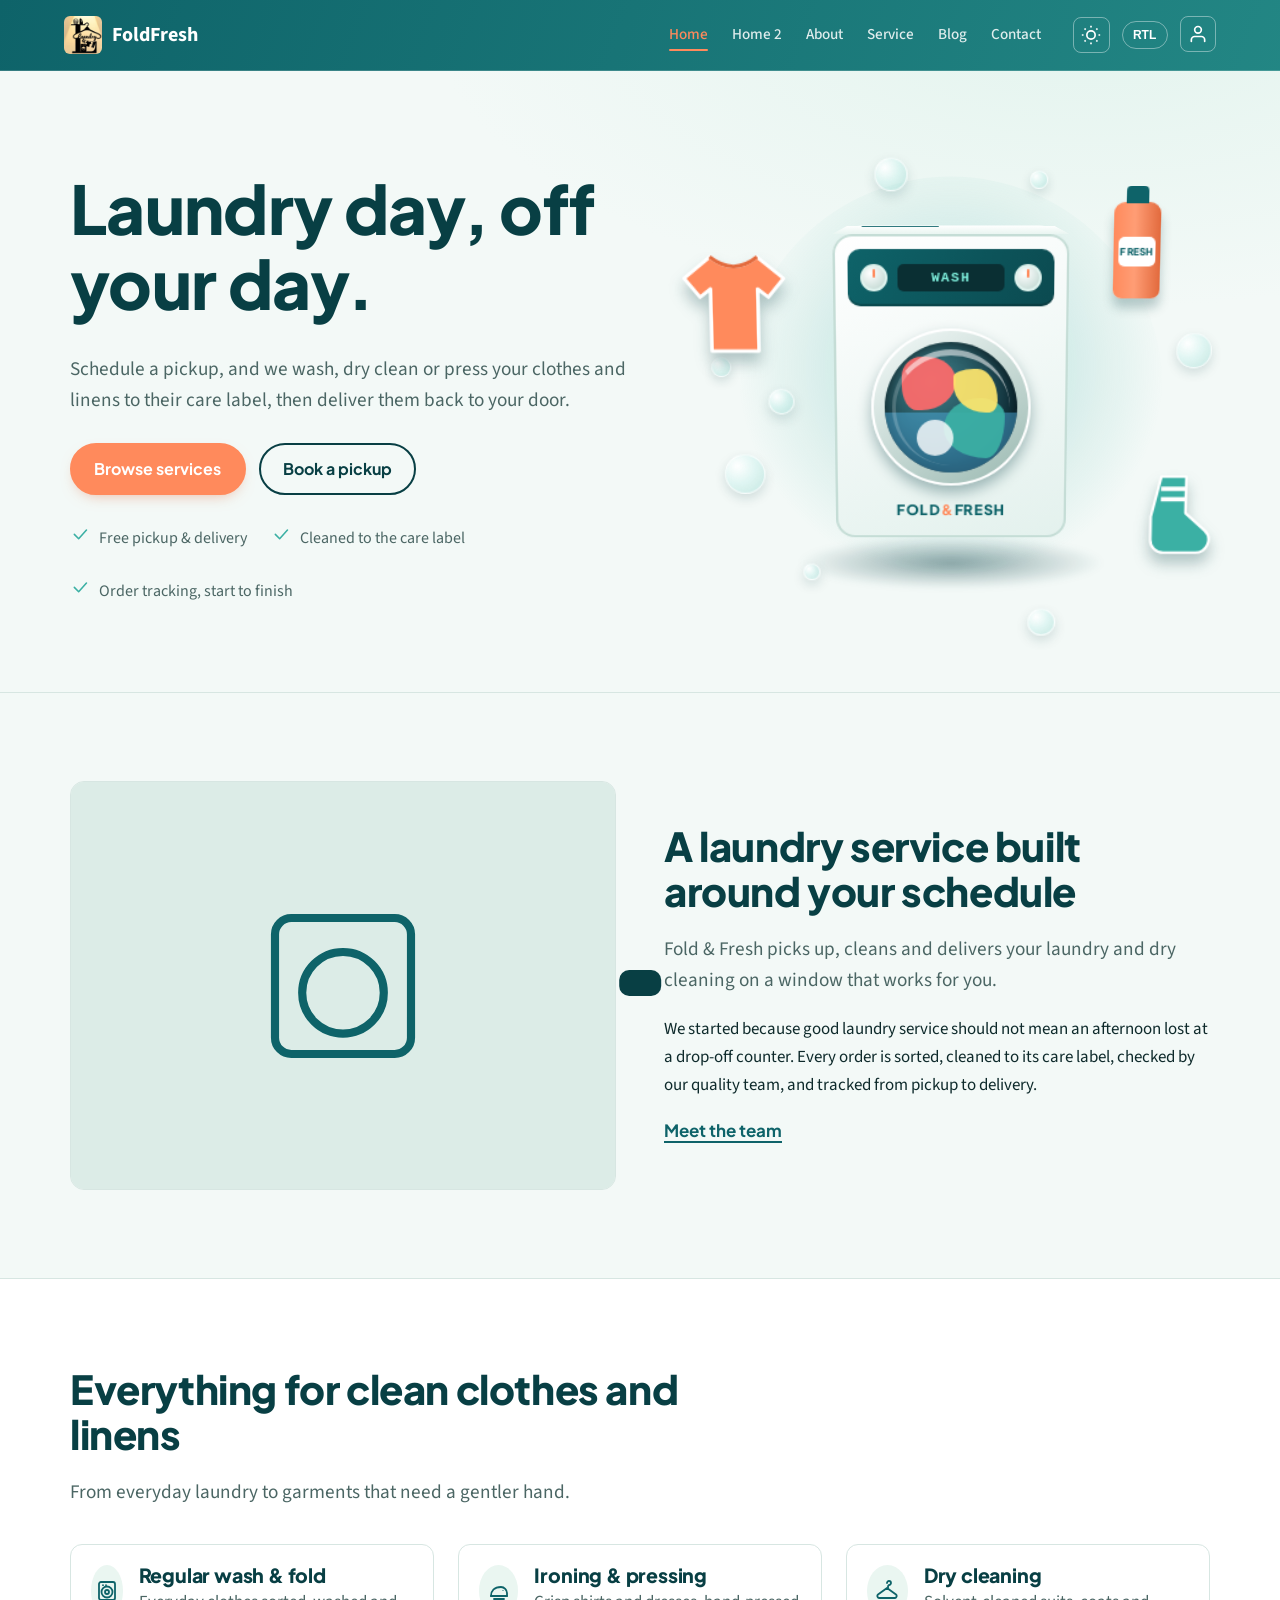
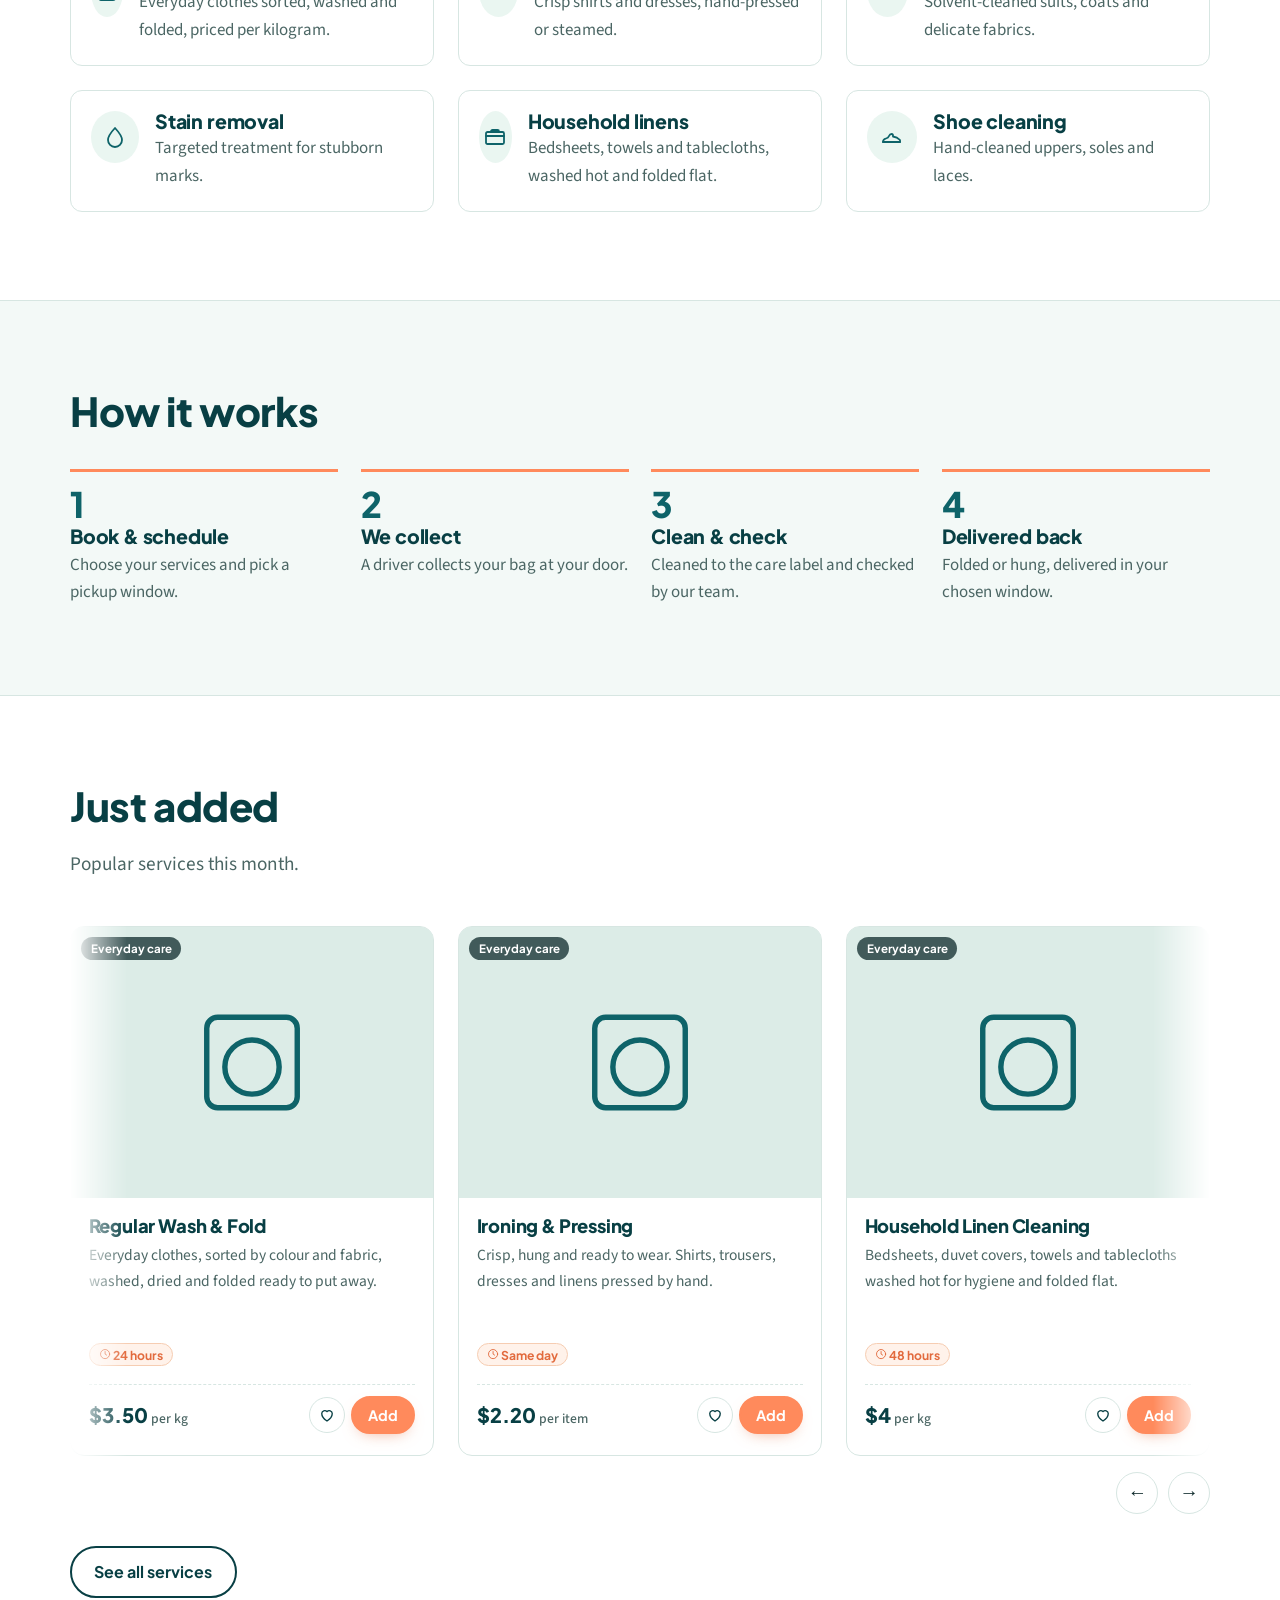
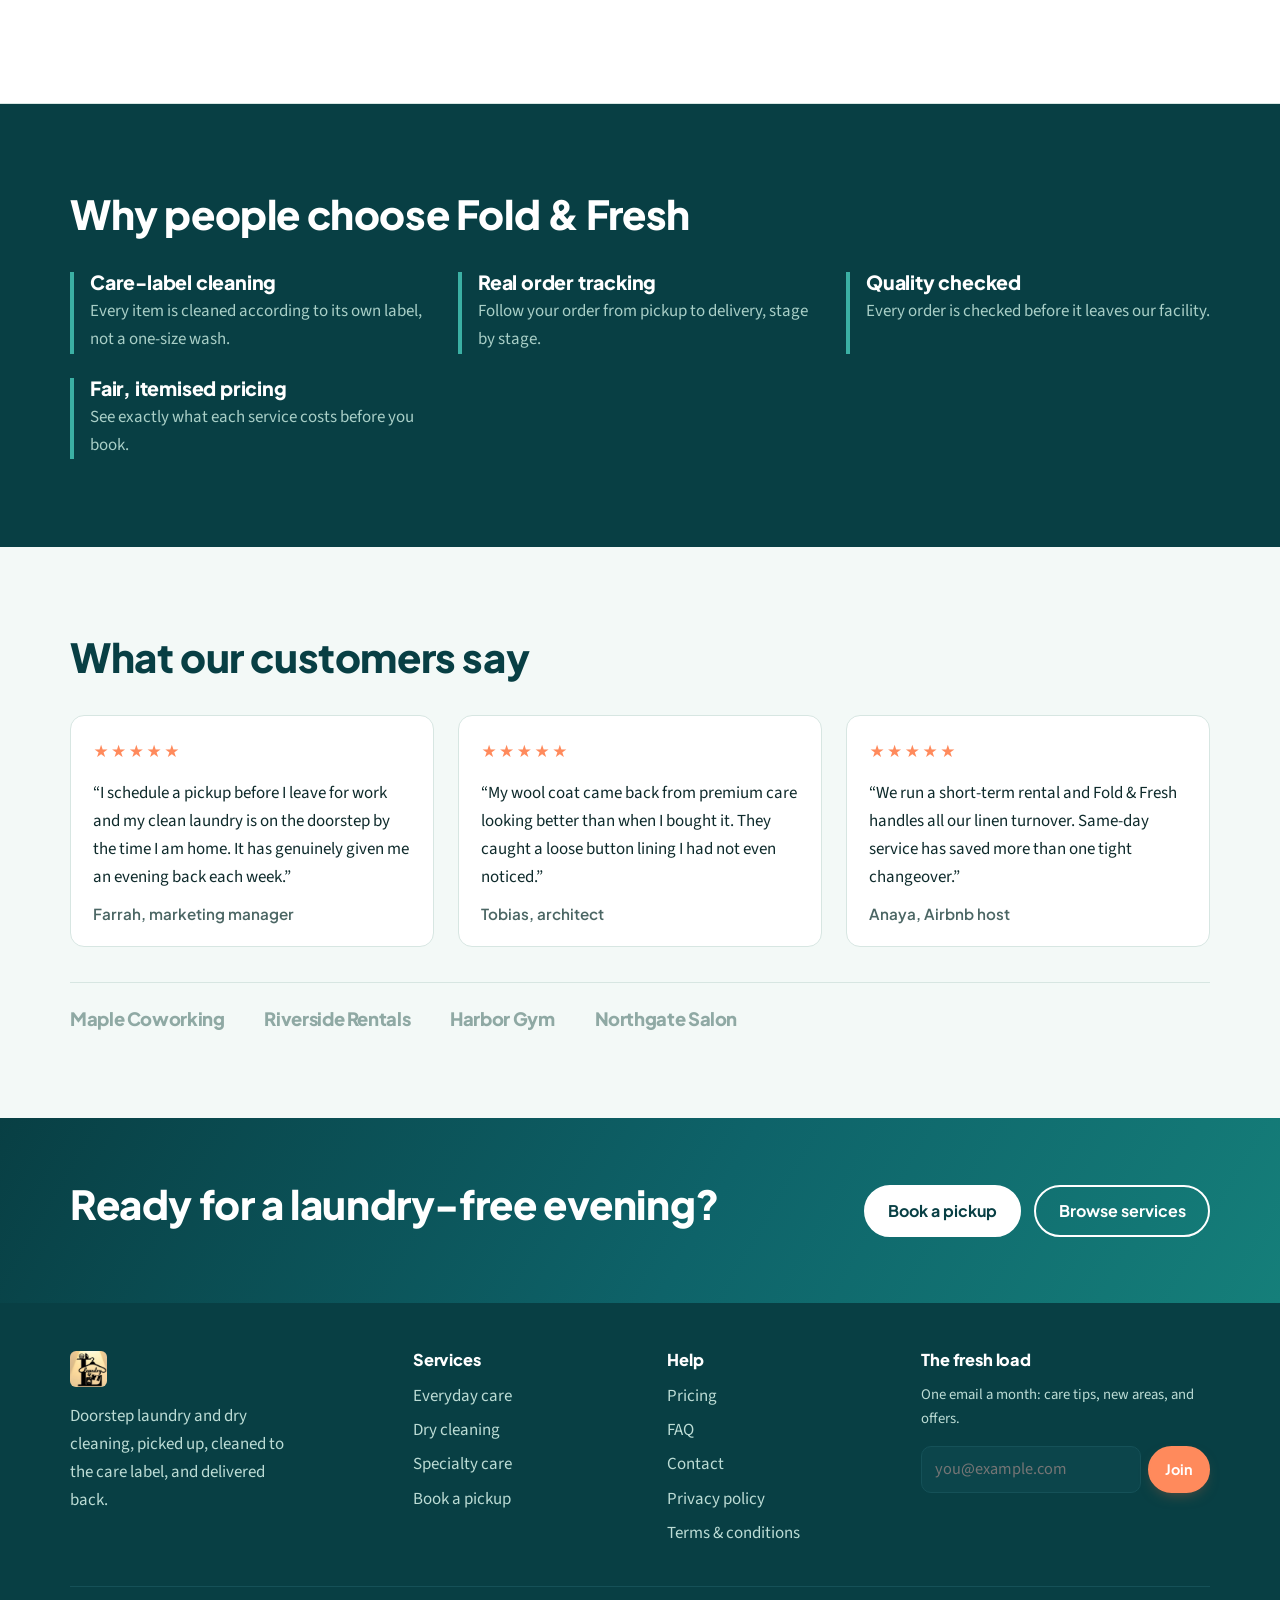
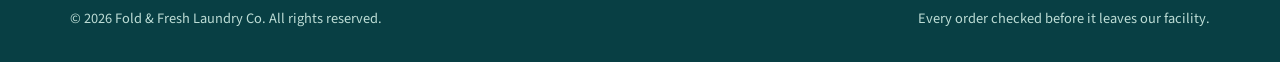
<file: index.html>
<!doctype html>
<html lang="en" data-theme="light" dir="ltr">
<head>
<meta charset="utf-8">
<meta name="viewport" content="width=device-width,initial-scale=1">
<title>Fold & Fresh | Doorstep laundry and dry cleaning</title>
<meta name="description" content="Doorstep laundry and dry cleaning: wash and fold, ironing, dry cleaning, stain removal and more, picked up and delivered to your door.">
<link rel="icon" href="assets/favicon.svg" type="image/svg+xml">
<link rel="stylesheet" href="css/style.css">
<style>
  /* --- WASHING MACHINE ANIMATION --- */
  .washer-animation-container {
    width: 320px;
    height: 320px;
    background: #e6f4f1;
    border: 12px solid #0E6369;
    border-radius: 50%;
    position: relative;
    display: flex;
    align-items: center;
    justify-content: center;
    box-shadow: 0 10px 25px rgba(0,0,0,0.15), inset 0 0 15px rgba(0,0,0,0.1);
    margin: 0 auto;
  }
  .washer-drum {
    width: 230px;
    height: 230px;
    background: radial-gradient(circle, #2c3e50 0%, #1a252f 100%);
    border: 8px solid #a8c3bc;
    border-radius: 50%;
    position: relative;
    overflow: hidden;
    animation: spin 3s linear infinite;
  }
  .washer-clothes {
    position: absolute;
    width: 100%;
    height: 100%;
    border-radius: 50%;
  }
  .item-1 {
    position: absolute;
    top: 20px;
    left: 40px;
    width: 70px;
    height: 70px;
    background: #ff6b6b;
    border-radius: 40% 60% 70% 30% / 40% 50% 60% 50%;
    opacity: 0.85;
  }
  .item-2 {
    position: absolute;
    bottom: 30px;
    right: 30px;
    width: 80px;
    height: 80px;
    background: #3BB0A4;
    border-radius: 60% 40% 30% 70% / 50% 30% 70% 50%;
    opacity: 0.85;
  }
  .item-3 {
    position: absolute;
    top: 60px;
    right: 20px;
    width: 60px;
    height: 60px;
    background: #ffe66d;
    border-radius: 50% 50% 20% 80% / 20% 80% 30% 70%;
    opacity: 0.85;
  }
  .washer-water {
    position: absolute;
    bottom: 0;
    width: 100%;
    height: 50%;
    background: rgba(52, 152, 219, 0.4);
    border-bottom-left-radius: 120px;
    border-bottom-right-radius: 120px;
  }
  .washer-glass-glare {
    position: absolute;
    top: 15px;
    left: 25px;
    width: 270px;
    height: 270px;
    border-radius: 50%;
    border-top: 8px solid rgba(255, 255, 255, 0.5);
    border-left: 4px solid rgba(255, 255, 255, 0.2);
    pointer-events: none;
  }

  @keyframes spin {
    0% { transform: rotate(0deg); }
    100% { transform: rotate(360deg); }
  }

  /* --- 3 TOP / 3 BOTTOM SERVICES GRID CSS --- */
  .services-grid-3x2 {
    display: grid !important;
    grid-template-columns: repeat(3, 1fr) !important; /* Forces 3 items per row */
    gap: 1.5rem !important;
    margin-top: 2rem;
  }

  .services-grid-3x2 .row-item {
    display: flex;
    align-items: flex-start;
    gap: 1rem;
    padding: 1.25rem;
    background: #ffffff;
    border: 1px solid var(--line, #e4e7eb);
    border-radius: 12px;
    text-decoration: none;
    color: inherit;
    transition: transform 0.2s ease, box-shadow 0.2s ease;
  }

  .services-grid-3x2 .row-item:hover {
    transform: translateY(-3px);
    box-shadow: 0 8px 20px rgba(0, 0, 0, 0.06);
  }

  /* Responsive breakdown for tablet and mobile screens */
  @media (max-width: 992px) {
    .services-grid-3x2 {
      grid-template-columns: repeat(2, 1fr) !important; /* 2 items per row on tablets */
    }
  }

  @media (max-width: 600px) {
    .services-grid-3x2 {
      grid-template-columns: 1fr !important; /* 1 item per row on mobile */
    }
  }
  /* Force the dynamic card container to use a 3-column grid */
#featured,
.svc-grid,
.grid.g3,
.grid.g4 {
  display: grid !important;
  grid-template-columns: repeat(3, 1fr) !important; /* 3 columns across */
  gap: 1.5rem !important;
}

/* Ensure individual cards take full width of their grid cell */
#featured .card,
.svc-grid > *,
.grid > * {
  width: 100% !important;
  max-width: none !important;
}

/* Tablet & Mobile Responsiveness */
@media (max-width: 992px) {
  #featured,
  .svc-grid,
  .grid.g3,
  .grid.g4 {
    grid-template-columns: repeat(2, 1fr) !important; /* 2 per row on tablet */
  }
}

@media (max-width: 600px) {
  #featured,
  .svc-grid,
  .grid.g3,
  .grid.g4 {
    grid-template-columns: 1fr !important; /* 1 per row on mobile */
  }
}

  /* --- SERVICE CARD SLIDER (Just added) --- */
  .ff-viewport{
    --gap:1.5rem; --vis:3;
    overflow:hidden; padding:.6rem 0 1.4rem;
    -webkit-mask-image:linear-gradient(90deg,transparent 0,#000 5%,#000 95%,transparent 100%);
            mask-image:linear-gradient(90deg,transparent 0,#000 5%,#000 95%,transparent 100%);
  }
  .ff-viewport .svc-grid#featured{
    display:flex !important; grid-template-columns:none !important;
    gap:var(--gap) !important; transition:transform .6s cubic-bezier(.4,0,.2,1);
    will-change:transform;
  }
  .ff-viewport #featured > *{
    flex:0 0 calc((100% - (var(--vis) - 1) * var(--gap)) / var(--vis)) !important;
    width:auto !important; max-width:none !important; min-width:0;
  }
  .ff-viewport.no-anim .svc-grid#featured{transition:none !important}
  .ff-controls{display:flex;gap:.6rem;justify-content:flex-end;margin-top:-.4rem}
  .ff-controls button{
    width:42px;height:42px;border-radius:50%;border:1.5px solid var(--line);
    background:var(--panel);color:var(--ink);cursor:pointer;font-size:1.2rem;line-height:1;
    display:grid;place-items:center;transition:background .2s,color .2s,border-color .2s;
  }
  .ff-controls button:hover{background:var(--teal);border-color:var(--teal);color:#fff}
  html[dir="rtl"] .ff-controls button span{display:inline-block;transform:scaleX(-1)}
  @media (max-width:992px){.ff-viewport{--vis:2}}
  @media (max-width:600px){.ff-viewport{--vis:1}}

  /* --- 3D LAUNDRY SCENE (hero) --- */
  .scene3d{position:relative;width:100%;max-width:480px;aspect-ratio:1;margin-inline:auto}
  .s3-stage{position:absolute;left:0;top:0;width:420px;height:420px;transform-origin:0 0;transform:scale(var(--sc,1));perspective:1200px}
  .s3-glow{position:absolute;inset:6% 6%;border-radius:50%;background:radial-gradient(circle at 50% 45%,rgba(59,176,164,.35),rgba(59,176,164,0) 68%)}
  .s3-shadow{position:absolute;left:50%;bottom:34px;width:270px;height:46px;margin-left:-135px;border-radius:50%;background:radial-gradient(ellipse,rgba(8,63,68,.45),rgba(8,63,68,0) 70%);filter:blur(3px)}
  .s3-rot{position:absolute;left:50%;top:47%;width:0;height:0;transform-style:preserve-3d;
    transform:rotateX(calc(-9deg + var(--tx,0deg))) rotateY(var(--ty,0deg));transition:transform .25s ease-out}
  .s3-sway{position:absolute;left:0;top:0;transform-style:preserve-3d;animation:s3sway 9s ease-in-out infinite alternate !important}
  @keyframes s3sway{from{transform:rotateY(-34deg) translateY(-4px)}to{transform:rotateY(-12deg) translateY(6px)}}

  .s3-machine{position:absolute;left:-95px;top:-125px;width:190px;height:250px;transform-style:preserve-3d}
  .s3-face{position:absolute;backface-visibility:hidden;-webkit-backface-visibility:hidden}
  .s3-front{left:0;top:0;width:190px;height:250px;border-radius:16px;transform:translateZ(85px);
    background:linear-gradient(160deg,#ffffff 0%,#e3f1ed 100%);box-shadow:inset 0 0 0 2px #c5ddd6}
  .s3-back{left:0;top:0;width:190px;height:250px;background:#cfe3dd;transform:rotateY(180deg) translateZ(85px)}
  .s3-right{left:10px;top:0;width:170px;height:250px;transform:rotateY(90deg) translateZ(95px);background:linear-gradient(90deg,#bcd8d0,#d6eae5)}
  .s3-left{left:10px;top:0;width:170px;height:250px;transform:rotateY(-90deg) translateZ(95px);background:linear-gradient(90deg,#e0f0ec,#c7e0d9)}
  .s3-top{left:0;top:40px;width:190px;height:170px;transform:rotateX(90deg) translateZ(125px);background:linear-gradient(180deg,#ffffff,#e9f5f1);border-radius:14px 14px 4px 4px}
  .s3-top::after{content:"";position:absolute;left:14px;top:14px;width:70px;height:14px;border-radius:7px;background:#0E6369;opacity:.85}
  .s3-bottom{left:0;top:40px;width:190px;height:170px;transform:rotateX(-90deg) translateZ(125px);background:#9fc2b9}

  .s3-panel{position:absolute;left:12px;right:12px;top:12px;height:46px;border-radius:10px;background:linear-gradient(120deg,#0E6369,#0b4a50);display:flex;align-items:center;gap:8px;padding:0 10px;box-shadow:inset 0 -2px 0 rgba(0,0,0,.2)}
  .s3-disp{flex:1;height:22px;border-radius:5px;background:#0a2f33;color:#7ff0dd;font:700 11px/22px 'Courier New',monospace;text-align:center;letter-spacing:.12em;animation:s3blink 2.4s steps(2) infinite !important}
  @keyframes s3blink{50%{color:#3bb0a4}}
  .s3-dial{width:22px;height:22px;border-radius:50%;background:radial-gradient(circle at 35% 30%,#fff,#b9d3cc);border:2px solid #dff3ee;position:relative}
  .s3-dial::after{content:"";position:absolute;left:50%;top:2px;width:2px;height:7px;background:#ff8a5c;margin-left:-1px;border-radius:2px;transform-origin:50% 8px;animation:s3dial 6s ease-in-out infinite alternate !important}
  @keyframes s3dial{from{transform:rotate(-50deg)}to{transform:rotate(80deg)}}

  .s3-door{position:absolute;left:30px;top:76px;width:130px;height:130px;border-radius:50%;padding:11px;
    background:linear-gradient(145deg,#f7fcfb,#98b7af);box-shadow:0 6px 12px rgba(8,63,68,.35),inset 0 0 0 2px #fff;transform:translateZ(3px)}
  .s3-glass{position:relative;width:100%;height:100%;border-radius:50%;overflow:hidden;background:radial-gradient(circle at 35% 30%,#3f7f89,#0f2f39 70%);box-shadow:inset 0 0 14px rgba(0,0,0,.6)}
  .s3-water{position:absolute;left:0;right:0;bottom:0;height:46%;background:rgba(80,180,230,.45);animation:s3water 3s ease-in-out infinite alternate !important}
  @keyframes s3water{from{height:42%}to{height:52%}}
  .s3-drum{position:absolute;inset:0;animation:s3spin 3.2s linear infinite !important}
  @keyframes s3spin{to{transform:rotate(360deg)}}
  .s3-drum i{position:absolute;display:block;opacity:.92}
  .s3-drum i:nth-child(1){left:14px;top:12px;width:44px;height:44px;background:#ff6b6b;border-radius:40% 60% 70% 30%/40% 50% 60% 50%}
  .s3-drum i:nth-child(2){right:10px;bottom:12px;width:50px;height:50px;background:#3BB0A4;border-radius:60% 40% 30% 70%/50% 30% 70% 50%}
  .s3-drum i:nth-child(3){right:16px;top:22px;width:36px;height:36px;background:#ffe66d;border-radius:50% 50% 20% 80%/20% 80% 30% 70%}
  .s3-drum i:nth-child(4){left:26px;bottom:14px;width:30px;height:30px;background:#ffffff;border-radius:50%;opacity:.8}
  .s3-glare{position:absolute;inset:6px;border-radius:50%;border-top:5px solid rgba(255,255,255,.55);border-left:3px solid rgba(255,255,255,.2);pointer-events:none}
  .s3-brand{position:absolute;left:0;right:0;bottom:16px;text-align:center;font:800 12px var(--fh);color:#0E6369;letter-spacing:.06em}
  .s3-brand b{color:#ff8a5c}

  .s3-item{position:absolute;left:0;top:0;transform:translate3d(var(--x),var(--y),var(--z));transform-style:preserve-3d}
  .s3-bob{transform-style:preserve-3d;animation:s3bob var(--t,4s) ease-in-out infinite alternate !important;animation-delay:var(--d,0s) !important}
  @keyframes s3bob{from{transform:translateY(-9px) rotate(-8deg)}to{transform:translateY(9px) rotate(8deg)}}
  .s3-item svg{display:block;width:var(--s,80px);height:auto;filter:drop-shadow(0 8px 6px rgba(8,63,68,.28))}
  .s3-bub{width:var(--s,20px);height:var(--s,20px);border-radius:50%;
    background:radial-gradient(circle at 30% 28%,rgba(255,255,255,.95),rgba(190,240,235,.35) 45%,rgba(59,176,164,.25));
    border:1.5px solid rgba(255,255,255,.7);box-shadow:0 4px 10px rgba(8,63,68,.15)}
  .s3-bottle{position:relative;width:38px;height:78px;border-radius:9px 9px 7px 7px;background:linear-gradient(90deg,#ff8a5c,#ff9d75 45%,#e26a3d);box-shadow:0 8px 8px rgba(8,63,68,.25)}
  .s3-bottle::before{content:"";position:absolute;left:10px;top:-13px;width:18px;height:14px;border-radius:4px 4px 0 0;background:#0E6369}
  .s3-bottle::after{content:"FRESH";position:absolute;left:4px;right:4px;top:28px;height:24px;border-radius:5px;background:#fff;color:#0E6369;font:800 8px/24px var(--fh);text-align:center;letter-spacing:.04em}

  html[data-theme="dark"] .s3-glow{background:radial-gradient(circle at 50% 45%,rgba(59,176,164,.28),rgba(59,176,164,0) 68%)}
  html[data-theme="dark"] .s3-shadow{background:radial-gradient(ellipse,rgba(0,0,0,.6),rgba(0,0,0,0) 70%)}
</style>
</head>
<body data-page="home">
<a class="skip" href="#main">Skip to content</a>

<!-- UPDATED NAVBAR -->
<header class="site-header">
  <div class="wrap header-wrap">
    <a href="index.html" class="logo">
      <img src="assets/logo.png" alt="Brand Logo" width="38" height="38">
      <span class="logo-text">FoldFresh</span>
    </a>
    
    <nav class="nav-container">
      <div class="nav-menu-drawer" id="navMenuDrawer">
        <ul class="nav-links">
          <li><a href="index.html" class="is-active">Home</a></li>
          <li><a href="home-niche.html">Home 2</a></li>
          <li><a href="about.html">About</a></li>
          <li><a href="services.html">Service</a></li>
          <li><a href="blog.html">Blog</a></li>
          <li><a href="contact.html">Contact</a></li>
        </ul>

        <div class="header-actions">
          <button class="icon-btn theme-toggle" id="themeToggleBtn" aria-label="Toggle Dark/Light Mode" title="Toggle Theme">
            <svg class="sun-icon" width="20" height="20" viewBox="0 0 24 24" fill="none" stroke="currentColor" stroke-width="2"><circle cx="12" cy="12" r="5"/><path d="M12 1v2M12 21v2M4.22 4.22l1.42 1.42M18.36 18.36l1.42 1.42M1 12h2M21 12h2M4.22 19.78l1.42-1.42M18.36 5.64l1.42-1.42"/></svg>
            <svg class="moon-icon" width="20" height="20" viewBox="0 0 24 24" fill="none" stroke="currentColor" stroke-width="2"><path d="M21 12.79A9 9 0 1 1 11.21 3 7 7 0 0 0 21 12.79z"/></svg>
          </button>

          <button class="pill-toggle-btn rtl-toggle" id="rtlToggleBtn" aria-label="Toggle RTL Direction">RTL</button>

          <div class="profile-dropdown-wrapper">
            <button class="icon-btn profile-btn" id="profileDropdownBtn" aria-label="User Account Menu">
              <svg width="20" height="20" viewBox="0 0 24 24" fill="none" stroke="currentColor" stroke-width="2" stroke-linecap="round" stroke-linejoin="round">
                <path d="M20 21v-2a4 4 0 0 0-4-4H8a4 4 0 0 0-4 4v2"></path>
                <circle cx="12" cy="7" r="4"></circle>
              </svg>
            </button>

            <div class="profile-dropdown-menu" id="profileDropdownMenu">
              <div class="dropdown-header">
                <h4>FoldFresh</h4>
              </div>
              <ul class="dropdown-links">
                <li><a href="login.html">Login</a></li>
                <li><a href="login.html">Signup</a></li>
                   </ul>
            </div>
          </div>
        </div>
      </div>

      <button class="nav-toggle" id="navToggleBtn" aria-label="Toggle menu" aria-expanded="false">
        <span></span><span></span><span></span>
      </button>
    </nav>
  </div>
</header>

<main id="main">

<section class="hero"><div class="wrap hero-grid"><div>
<h1>Laundry day, off your day.</h1>
<p class="lead">Schedule a pickup, and we wash, dry clean or press your clothes and linens to their care label, then deliver them back to your door.</p>
<div class="cta-row"><a class="btn" href="services.html">Browse services</a><a class="btn btn-ghost" href="book.html">Book a pickup</a></div>
<ul class="hero-facts"><li><span data-icon="check"></span>Free pickup &amp; delivery</li><li><span data-icon="check"></span>Cleaned to the care label</li><li><span data-icon="check"></span>Order tracking, start to finish</li></ul>
</div>

<div class="scene3d" id="scene3d" aria-hidden="true">
  <div class="s3-stage" id="s3Stage">
    <div class="s3-glow"></div>
    <div class="s3-shadow"></div>
    <div class="s3-rot" id="s3Rot"><div class="s3-sway">
      <div class="s3-machine">
        <div class="s3-face s3-back"></div><div class="s3-face s3-left"></div><div class="s3-face s3-right"></div>
        <div class="s3-face s3-top"></div><div class="s3-face s3-bottom"></div>
        <div class="s3-face s3-front">
          <div class="s3-panel"><span class="s3-dial"></span><span class="s3-disp">WASH</span><span class="s3-dial"></span></div>
          <div class="s3-door"><div class="s3-glass"><div class="s3-water"></div><div class="s3-drum"><i></i><i></i><i></i><i></i></div><div class="s3-glare"></div></div></div>
          <div class="s3-brand">FOLD<b>&amp;</b>FRESH</div>
        </div>
      </div>

      <div class="s3-item" style="--x:-215px;--y:-118px;--z:120px"><div class="s3-bob" style="--t:4.2s">
        <svg viewBox="0 0 100 100" style="--s:92px"><path d="M30 10 L8 28 L21 44 L30 37 L30 90 L70 90 L70 37 L79 44 L92 28 L70 10 Q50 26 30 10Z" fill="#ff8a5c" stroke="#fff" stroke-width="3" stroke-linejoin="round"/><path d="M30 10Q50 26 70 10" fill="none" stroke="#e26a3d" stroke-width="3"/></svg></div></div>

      <div class="s3-item" style="--x:140px;--y:58px;--z:135px"><div class="s3-bob" style="--t:3.6s;--d:-1s">
        <svg viewBox="0 0 100 100" style="--s:70px"><path d="M36 6h28v42l22 20a15 15 0 0 1-10 26H40a15 15 0 0 1-15-15V52Z" fill="#3BB0A4" stroke="#fff" stroke-width="3" stroke-linejoin="round"/><path d="M36 20h28" stroke="#fff" stroke-width="5"/><path d="M36 32h28" stroke="#fff" stroke-width="5"/></svg></div></div>

      <div class="s3-item" style="--x:132px;--y:-150px;--z:70px"><div class="s3-bob" style="--t:5s;--d:-2s"><div class="s3-bottle"></div></div></div>

      <div class="s3-item" style="--x:-190px;--y:60px;--z:60px"><div class="s3-bob" style="--t:3.2s"><div class="s3-bub" style="--s:34px"></div></div></div>
      <div class="s3-item" style="--x:-140px;--y:-10px;--z:150px"><div class="s3-bob" style="--t:2.8s;--d:-1s"><div class="s3-bub" style="--s:20px"></div></div></div>
      <div class="s3-item" style="--x:-60px;--y:-185px;--z:100px"><div class="s3-bob" style="--t:3.9s;--d:-.5s"><div class="s3-bub" style="--s:26px"></div></div></div>
      <div class="s3-item" style="--x:70px;--y:-175px;--z:-40px"><div class="s3-bob" style="--t:3.4s;--d:-2s"><div class="s3-bub" style="--s:16px"></div></div></div>
      <div class="s3-item" style="--x:190px;--y:-40px;--z:40px"><div class="s3-bob" style="--t:4.4s;--d:-1.5s"><div class="s3-bub" style="--s:30px"></div></div></div>
      <div class="s3-item" style="--x:60px;--y:165px;--z:150px"><div class="s3-bob" style="--t:3s"><div class="s3-bub" style="--s:22px"></div></div></div>
      <div class="s3-item" style="--x:-120px;--y:140px;--z:110px"><div class="s3-bob" style="--t:3.7s;--d:-1s"><div class="s3-bub" style="--s:14px"></div></div></div>
      <div class="s3-item" style="--x:-215px;--y:-10px;--z:-30px"><div class="s3-bob" style="--t:4.8s;--d:-.7s"><div class="s3-bub" style="--s:18px"></div></div></div>
    </div></div>
  </div>
</div>
</div></section>

<section class="section"><div class="wrap split">
<img src="https://images.unsplash.com/photo-1545173168-9f1947eebb7f?auto=format&fit=crop&w=1000&q=70" alt="Fresh clean folded laundry" style="border:1.5px solid var(--line);border-radius:14px;aspect-ratio:4/3;object-fit:cover;width:100%">
<div><h2>A laundry service built around your schedule</h2>
<p class="lead">Fold & Fresh picks up, cleans and delivers your laundry and dry cleaning on a window that works for you.</p>
<p>We started because good laundry service should not mean an afternoon lost at a drop-off counter. Every order is sorted, cleaned to its care label, checked by our quality team, and tracked from pickup to delivery.</p>
<a class="link" href="about.html">Meet the team</a></div></div></section>

<section class="section alt">
  <div class="wrap">
    <div class="section-head">
      <h2>Everything for clean clothes and linens</h2>
      <p class="lead">From everyday laundry to garments that need a gentler hand.</p>
    </div>

    <!-- 3 TOP / 3 BOTTOM SERVICES GRID -->
    <div class="services-grid-3x2">
      <a class="row-item" href="services.html?cat=everyday">
        <span class="ico-wrap" data-icon="washer"></span>
        <div>
          <h3>Regular wash &amp; fold</h3>
          <p>Everyday clothes sorted, washed and folded, priced per kilogram.</p>
        </div>
      </a>

      <a class="row-item" href="services.html?cat=everyday">
        <span class="ico-wrap" data-icon="iron"></span>
        <div>
          <h3>Ironing &amp; pressing</h3>
          <p>Crisp shirts and dresses, hand-pressed or steamed.</p>
        </div>
      </a>

      <a class="row-item" href="services.html?cat=dryclean">
        <span class="ico-wrap" data-icon="hanger"></span>
        <div>
          <h3>Dry cleaning</h3>
          <p>Solvent-cleaned suits, coats and delicate fabrics.</p>
        </div>
      </a>

      <a class="row-item" href="services.html?cat=specialty">
        <span class="ico-wrap" data-icon="droplet"></span>
        <div>
          <h3>Stain removal</h3>
          <p>Targeted treatment for stubborn marks.</p>
        </div>
      </a>

      <a class="row-item" href="services.html?cat=everyday">
        <span class="ico-wrap" data-icon="linen"></span>
        <div>
          <h3>Household linens</h3>
          <p>Bedsheets, towels and tablecloths, washed hot and folded flat.</p>
        </div>
      </a>

      <a class="row-item" href="services.html?cat=specialty">
        <span class="ico-wrap" data-icon="shoe"></span>
        <div>
          <h3>Shoe cleaning</h3>
          <p>Hand-cleaned uppers, soles and laces.</p>
        </div>
      </a>
    </div>
  </div>
</section>

<section class="section"><div class="wrap"><div class="section-head"><h2>How it works</h2></div><ol class="steps">
<li><h3>Book &amp; schedule</h3><p>Choose your services and pick a pickup window.</p></li>
<li><h3>We collect</h3><p>A driver collects your bag at your door.</p></li>
<li><h3>Clean &amp; check</h3><p>Cleaned to the care label and checked by our team.</p></li>
<li><h3>Delivered back</h3><p>Folded or hung, delivered in your chosen window.</p></li></ol></div></section>

<section class="section alt"><div class="wrap"><div class="section-head"><h2>Just added</h2><p class="lead">Popular services this month.</p></div><div class="svc-grid" id="featured"></div><p style="margin-top:2rem"><a class="btn btn-ghost" href="services.html">See all services</a></p></div></section>

<section class="section dark"><div class="wrap"><div class="section-head"><h2>Why people choose Fold &amp; Fresh</h2></div>
<div class="grid g4">
<div class="benefit"><h3>Care-label cleaning</h3><p>Every item is cleaned according to its own label, not a one-size wash.</p></div>
<div class="benefit"><h3>Real order tracking</h3><p>Follow your order from pickup to delivery, stage by stage.</p></div>
<div class="benefit"><h3>Quality checked</h3><p>Every order is checked before it leaves our facility.</p></div>
<div class="benefit"><h3>Fair, itemised pricing</h3><p>See exactly what each service costs before you book.</p></div>
</div></div></section>

<section class="section"><div class="wrap"><div class="section-head"><h2>What our customers say</h2></div><div class="grid g3" id="quotes"></div>
<div class="logos" aria-label="Groups that use Fold and Fresh"><span>Maple Coworking</span><span>Riverside Rentals</span><span>Harbor Gym</span><span>Northgate Salon</span></div></div></section>
<section class="cta-band"><div class="wrap"><h2>Ready for a laundry-free evening?</h2><div class="cta-row" style="margin:0"><a class="btn btn-dark" href="book.html">Book a pickup</a><a class="btn btn-ghost" href="services.html" style="border-color:#fff;color:#fff">Browse services</a></div></div></section>

</main>
<div id="site-footer"></div>
<script src="js/data.js"></script>
<script src="js/main.js"></script>
<script src="js/pages.js"></script>

<script>
/* Service card slider: one card at a time, seamless loop, pauses on hover/focus */
document.addEventListener('DOMContentLoaded', () => {
  const track = document.getElementById('featured');
  if (!track || track.children.length < 2) return;

  const viewport = document.createElement('div');
  viewport.className = 'ff-viewport';
  track.parentNode.insertBefore(viewport, track);
  viewport.appendChild(track);

  // Home-only photos (different from the Services page and the blog)
  [...track.children].forEach(card => {
    const id = card.querySelector('[data-add]')?.dataset.add, img = card.querySelector('img');
    if (img && id && typeof HOME_IMG !== 'undefined' && HOME_IMG[id]) img.src = U(HOME_IMG[id], 700);
  });

  const originals = [...track.children];
  const n = originals.length;
  originals.forEach(c => { const k = c.cloneNode(true); k.setAttribute('aria-hidden','true'); k.querySelectorAll('a,button').forEach(x => x.tabIndex = -1); track.appendChild(k); });

  const controls = document.createElement('div');
  controls.className = 'ff-controls';
  controls.innerHTML = '<button type="button" aria-label="Previous service"><span>&#8592;</span></button><button type="button" aria-label="Next service"><span>&#8594;</span></button>';
  viewport.after(controls);
  const [prevBtn, nextBtn] = controls.querySelectorAll('button');

  let i = 0, timer = null, busy = false;
  const dirSign = () => document.documentElement.dir === 'rtl' ? 1 : -1;
  const stepPx = () => {
    const gap = parseFloat(getComputedStyle(track).columnGap) || 0;
    return track.children[0].getBoundingClientRect().width + gap;
  };
  const go = (animate = true) => {
    viewport.classList.toggle('no-anim', !animate);
    track.style.transform = `translateX(${dirSign() * i * stepPx()}px)`;
  };
  const next = () => {
    if (busy) return; busy = true; i++; go();
    if (i >= n) setTimeout(() => { i = 0; go(false); busy = false; }, 650);
    else setTimeout(() => busy = false, 650);
  };
  const prev = () => {
    if (busy) return; busy = true;
    if (i === 0) { i = n; go(false); void track.offsetWidth; }
    requestAnimationFrame(() => { i--; go(); setTimeout(() => busy = false, 650); });
  };

    const start = () => { if (!timer) timer = setInterval(next, 3000); };
  const stop  = () => { clearInterval(timer); timer = null; };

  nextBtn.addEventListener('click', () => { stop(); next(); start(); });
  prevBtn.addEventListener('click', () => { stop(); prev(); start(); });
  [viewport, controls].forEach(el => {
    el.addEventListener('mouseenter', stop);
    el.addEventListener('mouseleave', start);
    el.addEventListener('focusin', stop);
    el.addEventListener('focusout', start);
  });
  document.addEventListener('visibilitychange', () => document.hidden ? stop() : start());
  window.addEventListener('resize', () => go(false));
  new MutationObserver(() => go(false)).observe(document.documentElement, {attributes:true, attributeFilter:['dir']});

  go(false); start();
});
</script>

<script>
/* 3D laundry scene: scale to fit + tilt with mouse / touch */
document.addEventListener('DOMContentLoaded', () => {
  const box = document.getElementById('scene3d'), stage = document.getElementById('s3Stage'), rot = document.getElementById('s3Rot');
  if (!box) return;
  const fit = () => stage.style.setProperty('--sc', box.clientWidth / 420);
  fit(); window.addEventListener('resize', fit);
  const hero = box.closest('.hero') || document;
  const tilt = (cx, cy) => {
    const r = box.getBoundingClientRect();
    const x = Math.max(-1, Math.min(1, (cx - (r.left + r.width / 2)) / (window.innerWidth / 2)));
    const y = Math.max(-1, Math.min(1, (cy - (r.top + r.height / 2)) / (window.innerHeight / 2)));
    rot.style.setProperty('--ty', (x * 22) + 'deg');
    rot.style.setProperty('--tx', (-y * 10) + 'deg');
  };
  hero.addEventListener('pointermove', e => tilt(e.clientX, e.clientY));
  hero.addEventListener('pointerleave', () => { rot.style.setProperty('--ty', '0deg'); rot.style.setProperty('--tx', '0deg'); });
});
</script>
</body>
</html>
</file>
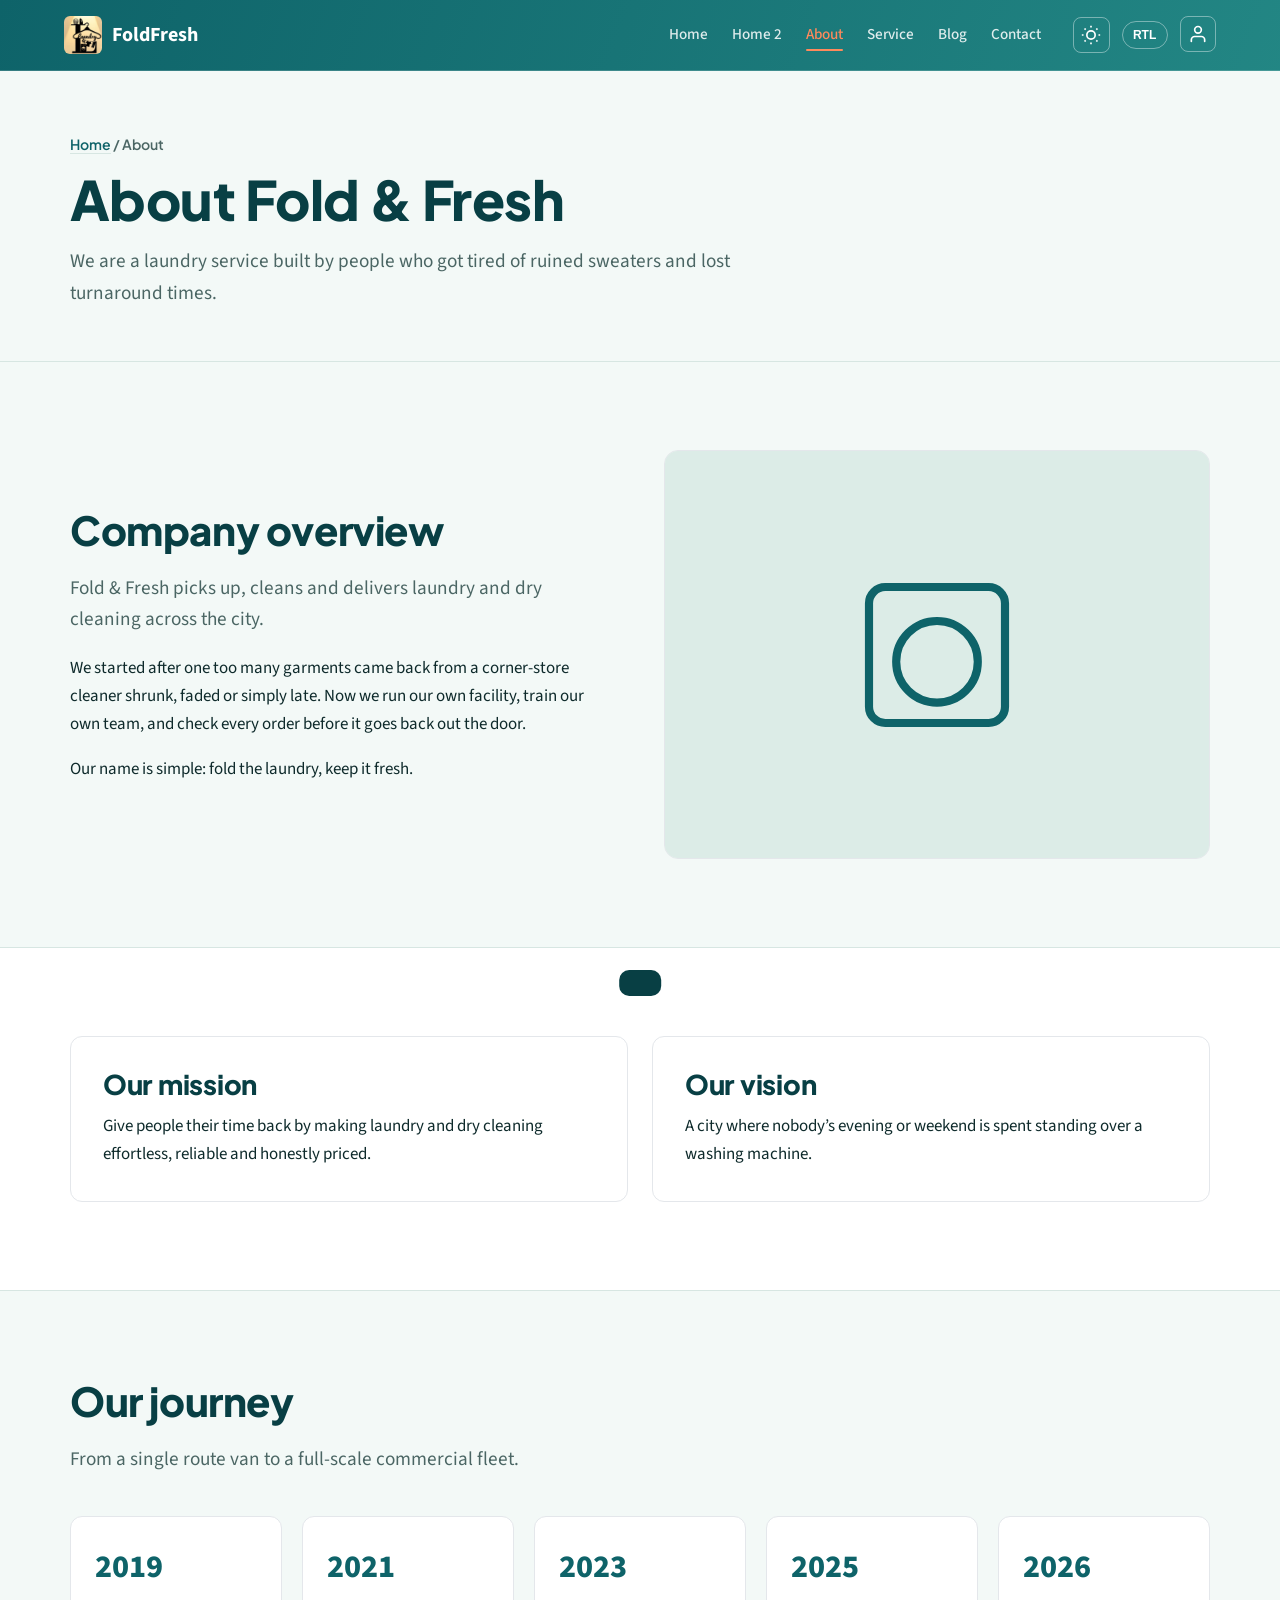
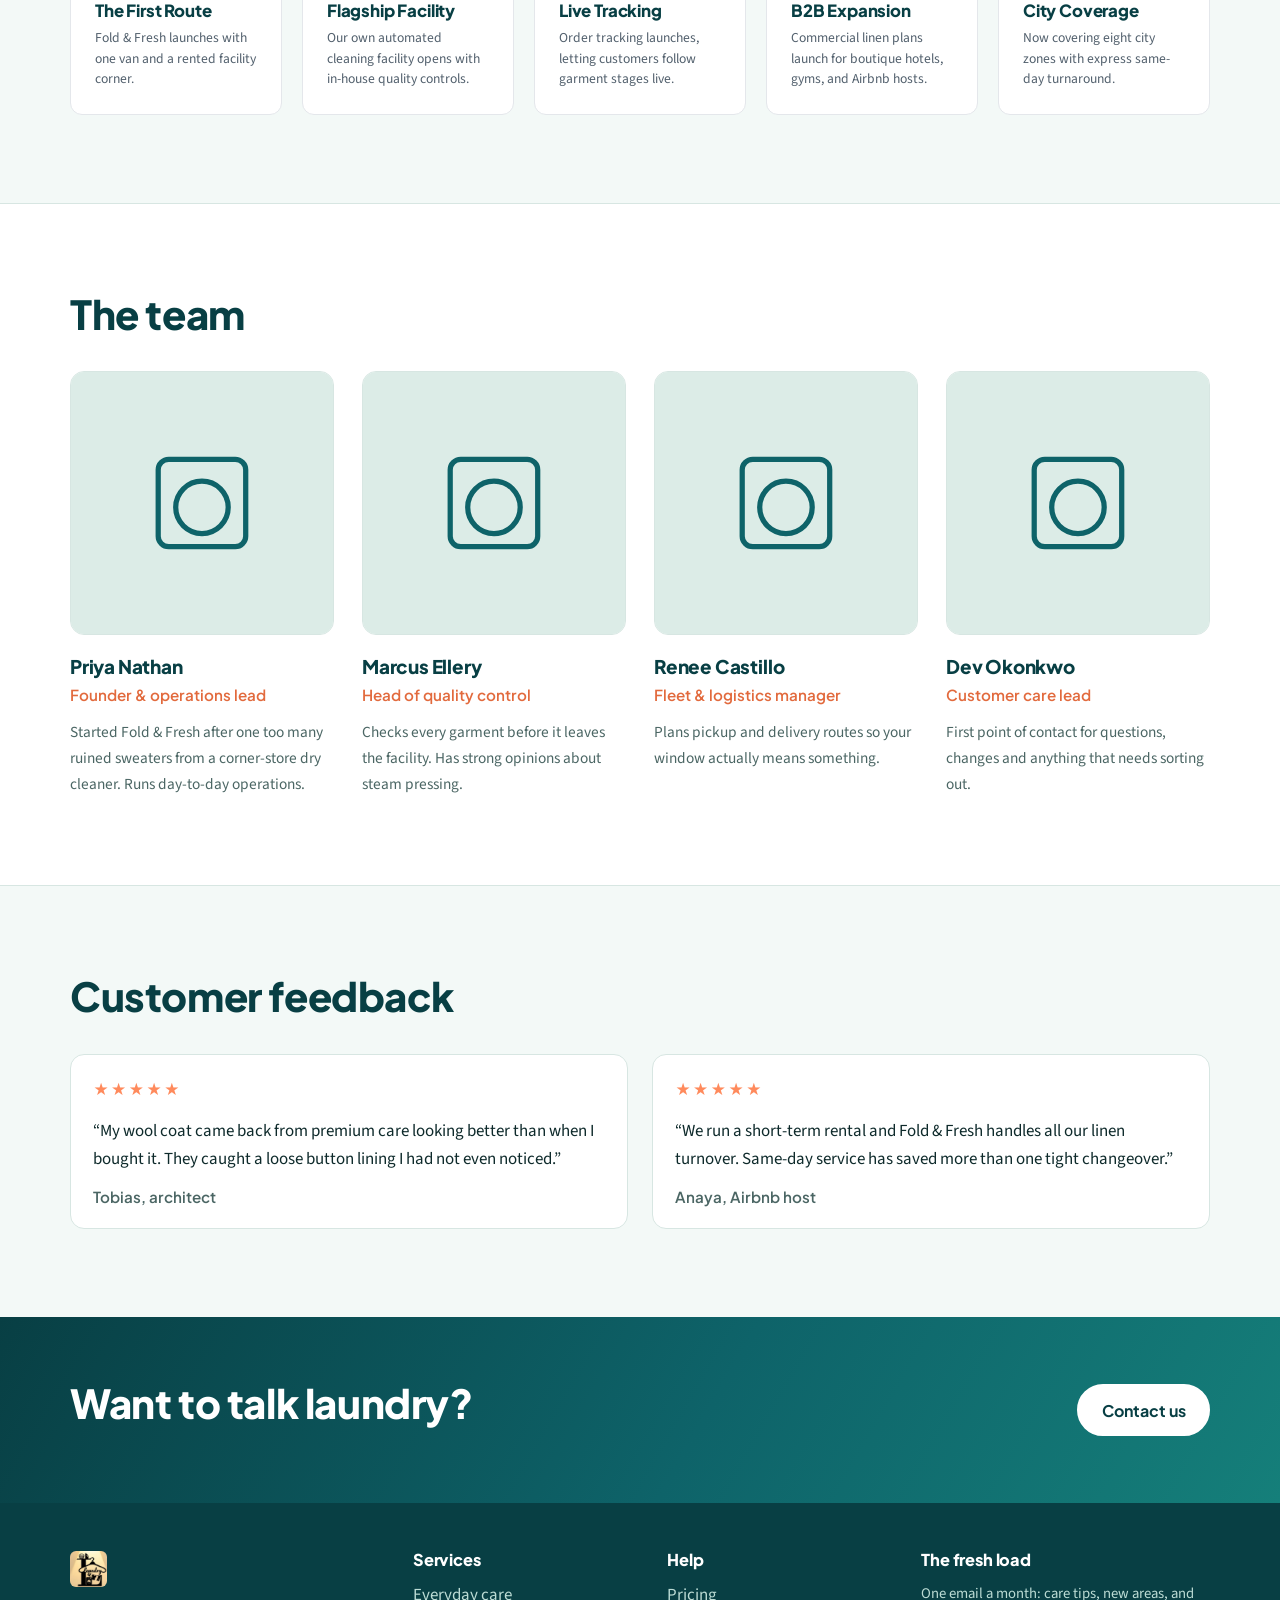
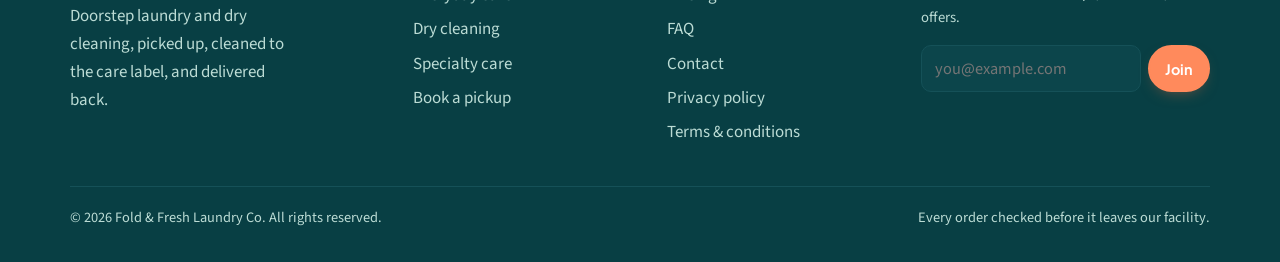
<file: about.html>
<!doctype html>
<html lang="en" data-theme="light" dir="ltr">
<head>
<meta charset="utf-8">
<meta name="viewport" content="width=device-width,initial-scale=1">
<title>About Us | Fold & Fresh</title>
<meta name="description" content="The story, mission and team behind Fold & Fresh doorstep laundry.">
<link rel="icon" href="assets/favicon.svg" type="image/svg+xml">
<link rel="stylesheet" href="css/style.css">
<style>
  /* --- BASE & HEADER REUSE STYLES --- */
  :root {
    --header-bg: linear-gradient(110deg,#0E6369 0%,#3BB0A4 100%);
    --text-main: #14212b;
    --text-muted: #52606d;
    --accent-color: #0E6369;
    --border-color: #e4e7eb;
    --dropdown-bg: #ffffff;
    --drawer-bg: #ffffff;
    --hover-bg: rgba(0, 0, 0, 0.05);
    --card-bg: #ffffff;
    --contrast: #ff8a5c;
  }

  html[data-theme="dark"] {
    --header-bg: linear-gradient(110deg,#082f33 0%,#0E6369 100%);
    --text-main: #f5efe6;
    --text-muted: #9aa5b1;
    --accent-color: #3BB0A4;
    --border-color: #2a363f;
    --dropdown-bg: #1a232a;
    --drawer-bg: #12181b;
    --hover-bg: rgba(255, 255, 255, 0.08);
    --card-bg: #1a232a;
  }

  .site-header {
    position: sticky;
    top: 0;
    width: 100%;
    background: var(--header-bg);
    background-size: 220% 220%;
    animation: ffHeaderShift 14s ease infinite;
    border-bottom: 1px solid rgba(255,255,255,.16);
    z-index: 1000;
  }
  @keyframes ffHeaderShift{0%{background-position:0% 50%}50%{background-position:100% 50%}100%{background-position:0% 50%}}
  .site-header .logo,.site-header .logo-text,.site-header .nav-toggle span{color:#fff}
  .site-header .nav-links a{color:rgba(255,255,255,.86)}
  .site-header .nav-links a:hover,.site-header .nav-links a.is-active{color:var(--contrast)}
  .site-header .icon-btn,.site-header .pill-toggle-btn{border-color:rgba(255,255,255,.4);color:#fff}
  .site-header .icon-btn:hover,.site-header .pill-toggle-btn:hover{background:rgba(255,255,255,.18)}
  .site-header .nav-toggle span{background-color:#fff}
  @media(prefers-reduced-motion:reduce){.site-header{animation:none}}

  .header-wrap {
    display: flex;
    align-items: center;
    justify-content: space-between;
    height: 70px;
    padding: 0 1.5rem;
    max-width: 1200px;
    margin: 0 auto;
  }

  .logo { display: flex; align-items: center; gap: 0.6rem; text-decoration: none; font-weight: 700; font-size: 1.25rem; color: var(--text-main); }
  .nav-container { display: flex; align-items: center; }
  .nav-menu-drawer { display: flex; align-items: center; gap: 2rem; }
  .nav-links { display: flex; align-items: center; gap: 1.5rem; list-style: none; margin: 0; padding: 0; }
  .nav-links a { text-decoration: none; color: var(--text-muted); font-weight: 500; font-size: 0.95rem; }
  .nav-links a:hover, .nav-links a.is-active { color: var(--accent-color); }
  .header-actions { display: flex; align-items: center; gap: 0.75rem; }

  .icon-btn {
    background: transparent;
    border: 1px solid var(--border-color);
    color: var(--text-main);
    border-radius: 8px;
    padding: 0.45rem;
    cursor: pointer;
    display: inline-flex;
    align-items: center;
    justify-content: center;
  }

  .theme-toggle .moon-icon { display: none; }
  html[data-theme="dark"] .theme-toggle .sun-icon { display: none; }
  html[data-theme="dark"] .theme-toggle .moon-icon { display: block; }

  .pill-toggle-btn {
    background: transparent;
    border: 1px solid var(--border-color);
    color: var(--text-main);
    font-weight: 600;
    font-size: 0.75rem;
    padding: 0.35rem 0.65rem;
    border-radius: 20px;
    cursor: pointer;
  }

  .profile-dropdown-wrapper { position: relative; display: inline-block; }
  .profile-dropdown-menu {
    position: absolute;
    top: calc(100% + 10px);
    right: 0;
    width: 220px;
    background-color: var(--dropdown-bg);
    border: 1px solid var(--border-color);
    border-radius: 10px;
    box-shadow: 0 10px 25px rgba(0, 0, 0, 0.12);
    display: none;
    flex-direction: column;
    z-index: 1005;
  }
  html[dir="rtl"] .profile-dropdown-menu { right: auto; left: 0; }
  .profile-dropdown-menu.is-open { display: flex; }
  .dropdown-header { padding: 0.85rem 1rem; border-bottom: 1px solid var(--border-color); }
  .dropdown-header h4 { margin: 0; font-size: 0.95rem; color: var(--text-main); }
  .dropdown-header p { margin: 0.2rem 0 0; font-size: 0.75rem; color: var(--text-muted); }
  .dropdown-links { list-style: none; margin: 0; padding: 0.4rem 0; }
  .dropdown-links li a { display: block; padding: 0.5rem 1rem; text-decoration: none; font-size: 0.85rem; color: var(--text-main); }
  .dropdown-links li a:hover { background-color: var(--hover-bg); }

  .nav-toggle { display: none; background: none; border: none; cursor: pointer; flex-direction: column; gap: 5px; }
  .nav-toggle span { display: block; width: 22px; height: 2px; background-color: var(--text-main); }

  @media (max-width: 868px) {
    .nav-toggle { display: flex; }
    .nav-menu-drawer {
      position: fixed;
      top: 70px;
      right: -100%;
      width: 280px;
      height: calc(100vh - 70px);
      background-color: var(--drawer-bg);
      border-left: 1px solid var(--border-color);
      flex-direction: column;
      align-items: flex-start;
      padding: 2rem 1.5rem;
      transition: right 0.3s ease;
    }
    .nav-menu-drawer.is-open { right: 0; }
    .nav-links { flex-direction: column; align-items: flex-start; width: 100%; }
    .header-actions { width: 100%; flex-wrap: wrap; padding-top: 1.5rem; border-top: 1px solid var(--border-color); }
    .profile-dropdown-menu { position: static; width: 100%; box-shadow: none; }
  }

  /* --- TEAM & TESTIMONIAL CARD STYLES --- */
  .grid.g4 { display: grid; grid-template-columns: repeat(4, 1fr); gap: 1.5rem; }
  .grid.g2 { display: grid; grid-template-columns: repeat(2, 1fr); gap: 1.5rem; }

  .team-card, .testimonial-card {
    background: var(--card-bg);
    border: 1px solid var(--border-color);
    border-radius: 12px;
    padding: 1.25rem;
    box-shadow: 0 4px 12px rgba(0,0,0,0.02);
  }

  .team-card img {
    width: 100%;
    aspect-ratio: 1;
    object-fit: cover;
    border-radius: 8px;
    margin-bottom: 0.75rem;
  }

  .team-card h3 { margin: 0 0 0.25rem 0; font-size: 1.1rem; color: var(--text-main); }
  .team-card .role { font-size: 0.85rem; font-weight: 600; color: var(--accent-color); margin-bottom: 0.5rem; }
  .team-card p { font-size: 0.85rem; color: var(--text-muted); margin: 0; }

  .testimonial-card blockquote { margin: 0 0 1rem 0; font-style: italic; color: var(--text-main); }
  .testimonial-card cite { font-style: normal; font-weight: 600; color: var(--accent-color); font-size: 0.9rem; }

  @media (max-width: 992px) {
    .grid.g4 { grid-template-columns: repeat(2, 1fr); }
  }
  @media (max-width: 600px) {
    .grid.g4, .grid.g2 { grid-template-columns: 1fr; }
  }
</style>
</head>
<body data-page="about">
<a class="skip" href="#main">Skip to content</a>

<!-- SAME SITE HEADER -->
<header class="site-header">
  <div class="wrap header-wrap">
    <a href="index.html" class="logo">
      <img src="assets/logo.png" alt="Brand Logo" width="38" height="38">
      <span class="logo-text">FoldFresh</span>
    </a>
    
    <nav class="nav-container">
      <div class="nav-menu-drawer" id="navMenuDrawer">
        <ul class="nav-links">
          <li><a href="index.html">Home</a></li>
          <li><a href="home-niche.html">Home 2</a></li>
          <li><a href="about.html" class="is-active">About</a></li>
          <li><a href="services.html">Service</a></li>
          <li><a href="blog.html">Blog</a></li>
          <li><a href="contact.html">Contact</a></li>
        </ul>

        <div class="header-actions">
          <button class="icon-btn theme-toggle" id="themeToggleBtn" aria-label="Toggle Dark/Light Mode" title="Toggle Theme">
            <svg class="sun-icon" width="20" height="20" viewBox="0 0 24 24" fill="none" stroke="currentColor" stroke-width="2"><circle cx="12" cy="12" r="5"/><path d="M12 1v2M12 21v2M4.22 4.22l1.42 1.42M18.36 18.36l1.42 1.42M1 12h2M21 12h2M4.22 19.78l1.42-1.42M18.36 5.64l1.42-1.42"/></svg>
            <svg class="moon-icon" width="20" height="20" viewBox="0 0 24 24" fill="none" stroke="currentColor" stroke-width="2"><path d="M21 12.79A9 9 0 1 1 11.21 3 7 7 0 0 0 21 12.79z"/></svg>
          </button>

          <button class="pill-toggle-btn rtl-toggle" id="rtlToggleBtn" aria-label="Toggle RTL Direction">RTL</button>

          <div class="profile-dropdown-wrapper">
            <button class="icon-btn profile-btn" id="profileDropdownBtn" aria-label="User Account Menu">
              <svg width="20" height="20" viewBox="0 0 24 24" fill="none" stroke="currentColor" stroke-width="2" stroke-linecap="round" stroke-linejoin="round">
                <path d="M20 21v-2a4 4 0 0 0-4-4H8a4 4 0 0 0-4 4v2"></path>
                <circle cx="12" cy="7" r="4"></circle>
              </svg>
            </button>

            <div class="profile-dropdown-menu" id="profileDropdownMenu">
              <div class="dropdown-header">
                <h4>FoldFresh</h4>
              </div>
              <ul class="dropdown-links">
                <li><a href="login.html">Login</a></li>
                <li><a href="login.html">Signup</a></li>
              </ul>
            </div>
          </div>
        </div>
      </div>

      <button class="nav-toggle" id="navToggleBtn" aria-label="Toggle menu" aria-expanded="false">
        <span></span><span></span><span></span>
      </button>
    </nav>
  </div>
</header>

<main id="main">
<section class="page-head"><div class="wrap"><div class="crumbs"><a href="index.html">Home</a> / About</div><h1>About Fold &amp; Fresh</h1><p class="lead">We are a laundry service built by people who got tired of ruined sweaters and lost turnaround times.</p></div></section>

<!-- 1. COMPANY OVERVIEW -->
<section class="section"><div class="wrap split"><div><h2>Company overview</h2><p class="lead">Fold &amp; Fresh picks up, cleans and delivers laundry and dry cleaning across the city.</p><p>We started after one too many garments came back from a corner-store cleaner shrunk, faded or simply late. Now we run our own facility, train our own team, and check every order before it goes back out the door.</p><p>Our name is simple: fold the laundry, keep it fresh.</p></div>
<img src="https://images.unsplash.com/photo-1517677208171-0bc6725a3e60?auto=format&fit=crop&w=1000&q=70" alt="Neatly folded laundry stacked in a basket" style="border:1.5px solid var(--border-color);border-radius:14px;aspect-ratio:4/3;object-fit:cover;width:100%"></div></section>

<!-- 2. MISSION & VISION -->
<section class="section alt"><div class="wrap grid g2">
<div class="panel" style="background:var(--card-bg);padding:2rem;border-radius:12px;border:1px solid var(--border-color);"><h2 style="font-size:1.7rem;margin-top:0;">Our mission</h2><p style="margin:0">Give people their time back by making laundry and dry cleaning effortless, reliable and honestly priced.</p></div>
<div class="panel" style="background:var(--card-bg);padding:2rem;border-radius:12px;border:1px solid var(--border-color);"><h2 style="font-size:1.7rem;margin-top:0;">Our vision</h2><p style="margin:0">A city where nobody’s evening or weekend is spent standing over a washing machine.</p></div></div></section>

<!-- 3. JOURNEY / HISTORY (Horizontal Cards Grid) -->
<section class="section">
  <div class="wrap">
    <div class="section-head text-center">
      <h2>Our journey</h2>
      <p class="lead">From a single route van to a full-scale commercial fleet.</p>
    </div>

    <div style="display: grid; grid-template-columns: repeat(auto-fit, minmax(200px, 1fr)); gap: 1.25rem; margin-top: 2.5rem;">
      <div style="background: var(--card-bg); border: 1px solid var(--border-color); border-radius: 12px; padding: 1.5rem; position: relative;">
        <span style="font-size: 2rem; font-weight: 800; color: var(--accent-color); display: block; margin-bottom: 0.5rem;">2019</span>
        <h3 style="font-size: 1.05rem; margin: 0 0 0.5rem 0;">The First Route</h3>
        <p style="font-size: 0.85rem; color: var(--text-muted); margin: 0; line-height: 1.5;">Fold &amp; Fresh launches with one van and a rented facility corner.</p>
      </div>

      <div style="background: var(--card-bg); border: 1px solid var(--border-color); border-radius: 12px; padding: 1.5rem; position: relative;">
        <span style="font-size: 2rem; font-weight: 800; color: var(--accent-color); display: block; margin-bottom: 0.5rem;">2021</span>
        <h3 style="font-size: 1.05rem; margin: 0 0 0.5rem 0;">Flagship Facility</h3>
        <p style="font-size: 0.85rem; color: var(--text-muted); margin: 0; line-height: 1.5;">Our own automated cleaning facility opens with in-house quality controls.</p>
      </div>

      <div style="background: var(--card-bg); border: 1px solid var(--border-color); border-radius: 12px; padding: 1.5rem; position: relative;">
        <span style="font-size: 2rem; font-weight: 800; color: var(--accent-color); display: block; margin-bottom: 0.5rem;">2023</span>
        <h3 style="font-size: 1.05rem; margin: 0 0 0.5rem 0;">Live Tracking</h3>
        <p style="font-size: 0.85rem; color: var(--text-muted); margin: 0; line-height: 1.5;">Order tracking launches, letting customers follow garment stages live.</p>
      </div>

      <div style="background: var(--card-bg); border: 1px solid var(--border-color); border-radius: 12px; padding: 1.5rem; position: relative;">
        <span style="font-size: 2rem; font-weight: 800; color: var(--accent-color); display: block; margin-bottom: 0.5rem;">2025</span>
        <h3 style="font-size: 1.05rem; margin: 0 0 0.5rem 0;">B2B Expansion</h3>
        <p style="font-size: 0.85rem; color: var(--text-muted); margin: 0; line-height: 1.5;">Commercial linen plans launch for boutique hotels, gyms, and Airbnb hosts.</p>
      </div>

      <div style="background: var(--card-bg); border: 1px solid var(--border-color); border-radius: 12px; padding: 1.5rem; position: relative;">
        <span style="font-size: 2rem; font-weight: 800; color: var(--accent-color); display: block; margin-bottom: 0.5rem;">2026</span>
        <h3 style="font-size: 1.05rem; margin: 0 0 0.5rem 0;">City Coverage</h3>
        <p style="font-size: 0.85rem; color: var(--text-muted); margin: 0; line-height: 1.5;">Now covering eight city zones with express same-day turnaround.</p>
      </div>
    </div>
  </div>
</section>

<!-- 4. TEAM MEMBERS (DYNAMIC WITH STATIC HTML FALLBACK) -->
<section class="section alt"><div class="wrap"><div class="section-head"><h2>The team</h2></div>
<div class="grid g4" id="team">
  <div class="team-card">
    <img src="https://images.unsplash.com/photo-1534528741775-53994a69daeb?auto=format&fit=crop&w=400&q=70" alt="Sarah Chen">
    <h3>Sarah Chen</h3>
    <div class="role">Founder &amp; CEO</div>
    <p>Former ops manager passionate about building zero-friction local services.</p>
  </div>
  <div class="team-card">
    <img src="https://images.unsplash.com/photo-1507003211169-0a1dd7228f2d?auto=format&fit=crop&w=400&q=70" alt="Marcus Vance">
    <h3>Marcus Vance</h3>
    <div class="role">Head of Operations</div>
    <p>Oversees facility quality assurance, thermal sanitization, and staff training.</p>
  </div>
  <div class="team-card">
    <img src="https://images.unsplash.com/photo-1573496359142-b8d87734a5a2?auto=format&fit=crop&w=400&q=70" alt="Elena Rostova">
    <h3>Elena Rostova</h3>
    <div class="role">Lead Textile Specialist</div>
    <p>Expert in fabric care, stain treatment chemistry, and dry-cleaning solvents.</p>
  </div>
  <div class="team-card">
    <img src="https://images.unsplash.com/photo-1500648767791-00dcc994a43e?auto=format&fit=crop&w=400&q=70" alt="David Park">
    <h3>David Park</h3>
    <div class="role">Logistics Coordinator</div>
    <p>Manages fleet routing, door pickup windows, and driver schedule optimization.</p>
  </div>
</div></div></section>

<!-- 5. CLIENT TESTIMONIALS -->
<section class="section"><div class="wrap"><div class="section-head"><h2>Customer feedback</h2></div>
<div class="grid g2" id="quotes">
  <div class="testimonial-card">
    <blockquote>"The 24-hour turnaround on our dry cleaning is a lifesaver. Everything arrives folded or hung crisply with zero chemical odor."</blockquote>
    <cite>— Rachel M., Boutique Hotel Owner</cite>
  </div>
  <div class="testimonial-card">
    <blockquote>"Saved me hours of weekend laundry chores. The order tracking app updates me the minute my clothes are washed and out for delivery."</blockquote>
    <cite>— James T., Regular Subscriber</cite>
  </div>
</div></div></section>

<section class="cta-band"><div class="wrap"><h2>Want to talk laundry?</h2><div class="cta-row" style="margin:0"><a class="btn btn-dark" href="contact.html">Contact us</a></div></div></section>

</main>
<div id="site-footer"></div>
<script src="js/data.js"></script>
<script src="js/main.js"></script>
<script src="js/pages.js"></script>
</body>
</html>
</file>
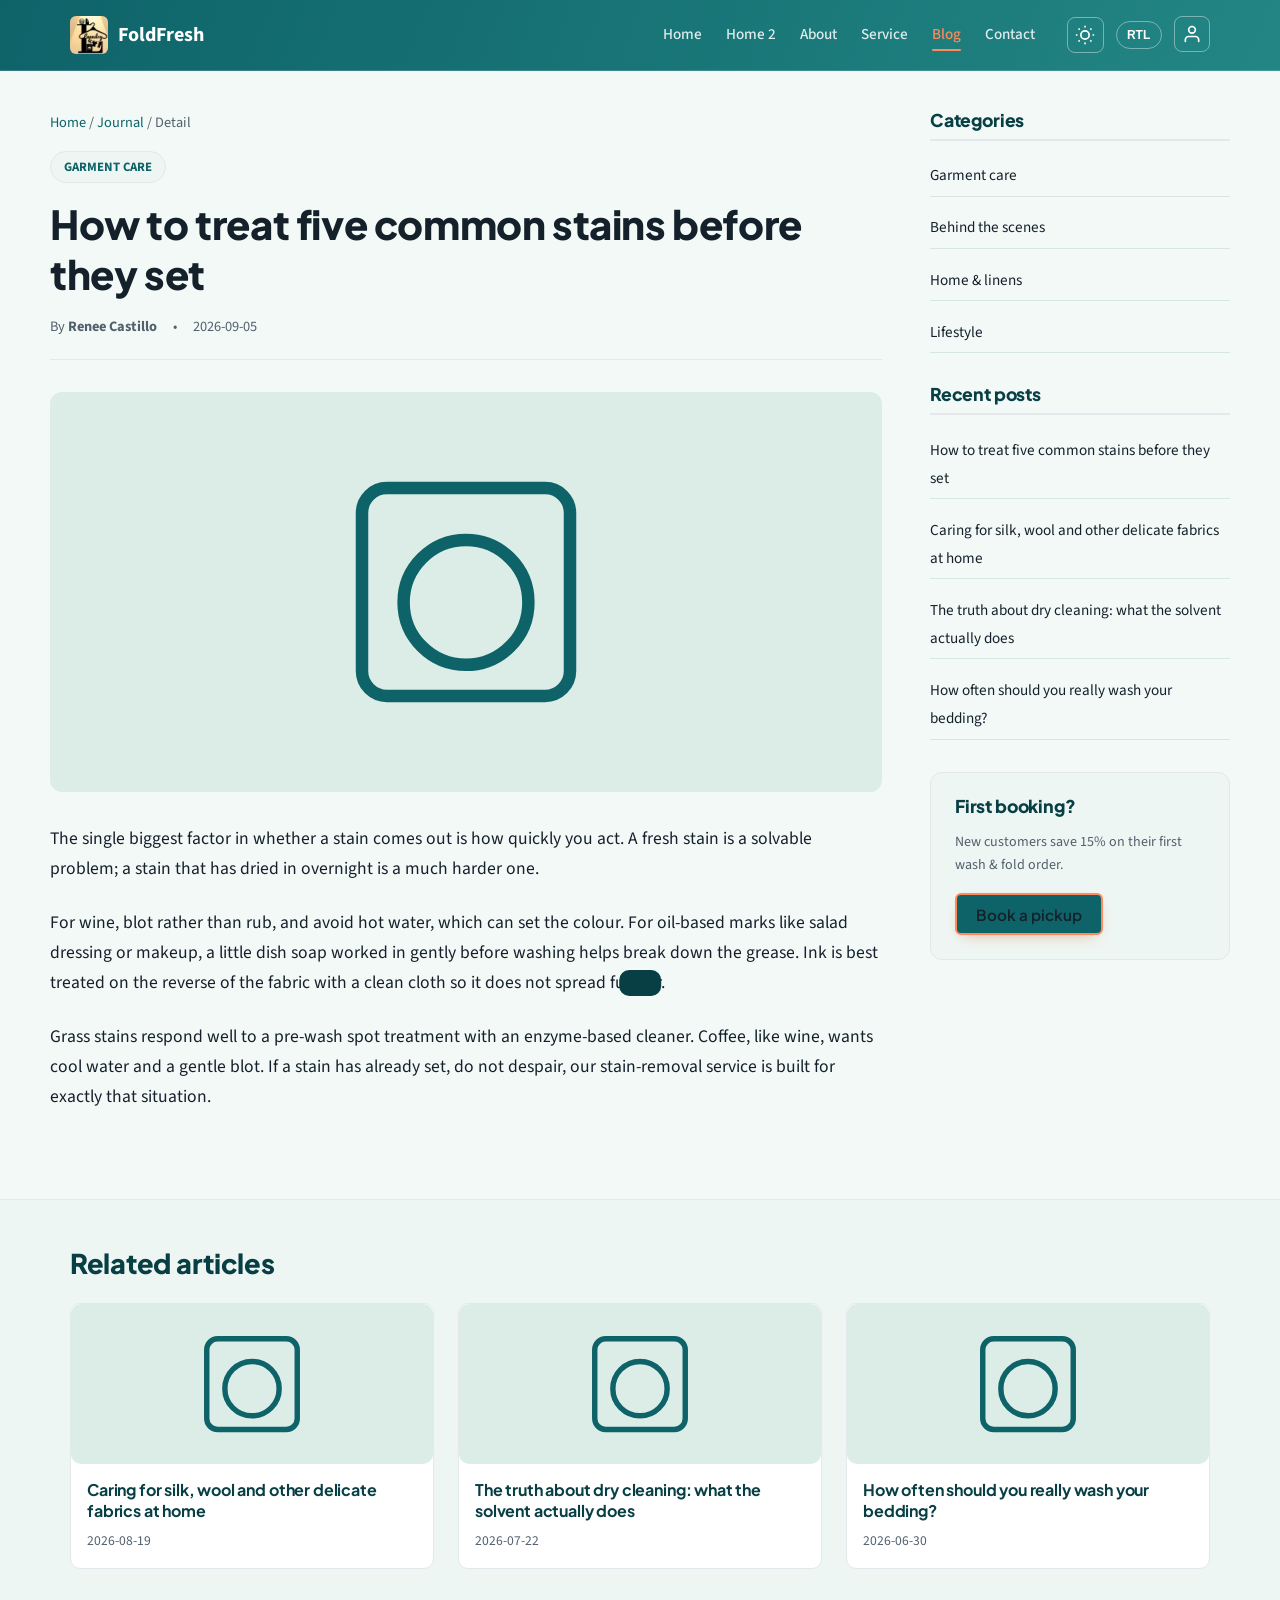
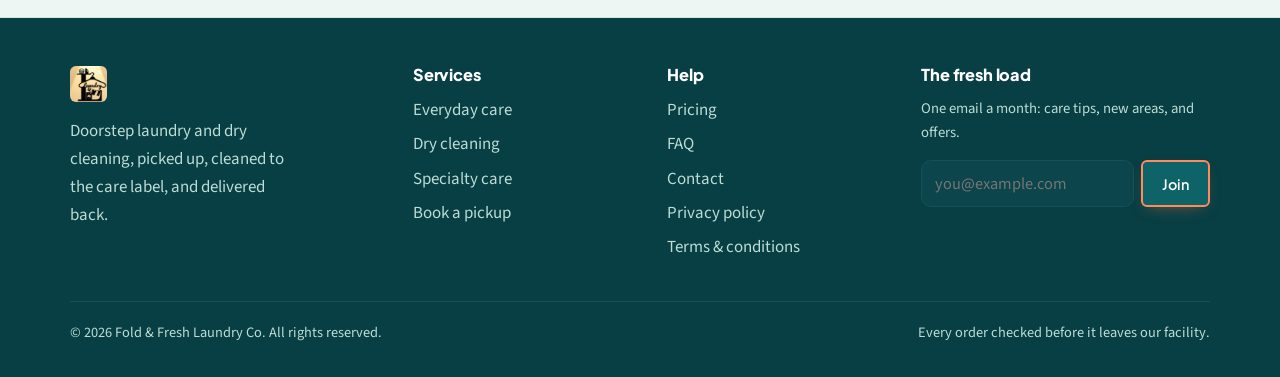
<file: blog-detail.html>
<!doctype html>
<html lang="en">
<head>
<meta charset="utf-8">
<meta name="viewport" content="width=device-width,initial-scale=1">
<title>Article | Fold & Fresh Journal</title>
<meta name="description" content="Read the full article from the Fold & Fresh journal.">
<link rel="icon" href="assets/favicon.svg" type="image/svg+xml">
<link rel="stylesheet" href="css/style.css">
<style>
:root{--bg:#f3f9f7;--panel:#ffffff;--ink:#0e2a2b;--ink2:#4b6664;--teal:#0E6369;--teal-d:#083f44;--aqua:#3BB0A4;--coral:#ff8a5c;--coral-d:#e26a3d;--line:#d7e6e2;--ok:#2f8f5b;--warn:#c96a1f;--bad:#d1493f;--r:14px;--wrap:1180px;--fh:'Plus Jakarta Sans',system-ui,sans-serif;--fb:'Source Sans 3',system-ui,sans-serif}
html{scroll-behavior:smooth;scroll-padding-top:84px}
body{margin:0;background:var(--bg);color:var(--ink);font:400 1.06rem/1.65 var(--fb);-webkit-font-smoothing:antialiased}
img{max-width:100%;display:block}a{color:inherit}
h1,h2,h3,h4{font-family:var(--fh);line-height:1.12;margin:0 0 .5em;letter-spacing:-.01em;font-weight:800;color:var(--teal-d)}
h1{font-size:clamp(2.4rem,5.4vw,4.2rem)}h2{font-size:clamp(1.7rem,3.2vw,2.5rem)}h3{font-size:1.22rem}h4{font-size:1.02rem}
p{margin:0 0 1em}
.wrap{max-width:var(--wrap);margin:0 auto;padding:0 1.25rem}
  /* Layout Structure */
  .blog-layout { display: grid; grid-template-columns: 1fr 300px; gap: 3rem; padding: 2.5rem 0 4rem; }
  @media (max-width: 850px) { .blog-layout { grid-template-columns: 1fr; } }

  /* Main Article Styling */
  .post-header { margin-bottom: 2rem; }
  .post-crumbs { color: var(--text-muted); font-size: 0.9rem; margin-bottom: 1rem; }
  .post-crumbs a { color: var(--accent-color); text-decoration: none; }
  .post-cat { display: inline-block; background: var(--section-alt-bg); border: 1px solid var(--border-color); color: var(--accent-color); font-size: 0.8rem; font-weight: 700; text-transform: uppercase; padding: 0.3rem 0.8rem; border-radius: 20px; margin-bottom: 1rem; }
  .post-title { font-size: 2.5rem; margin: 0 0 1rem 0; line-height: 1.25; color: var(--text-main); }
  .post-meta { display: flex; align-items: center; gap: 1rem; font-size: 0.9rem; color: var(--text-muted); border-bottom: 1px solid var(--border-color); padding-bottom: 1.25rem; }
  
  .post-hero-img { width: 100%; height: 400px; object-fit: cover; border-radius: 12px; margin-bottom: 2rem; }
  
  .post-body p { font-size: 1.1rem; line-height: 1.7; color: var(--text-main); margin-bottom: 1.5rem; }

  /* Sidebar Styling */
  .side h3 { font-size: 1.1rem; border-bottom: 2rem; margin: 0 0 1rem 0; border-bottom: 2px solid var(--border-color); padding-bottom: 0.5rem; }
  .side ul { list-style: none; padding: 0; margin: 0 0 2rem 0; }
  .side li { margin-bottom: 0.75rem; }
  .side a { color: var(--text-main); text-decoration: none; transition: color 0.2s; font-size: 0.95rem; }
  .side a:hover { color: var(--accent-color); }

  .panel { background: var(--section-alt-bg); border: 1px solid var(--border-color); padding: 1.5rem; border-radius: 12px; margin-top: 1rem; }
  .panel .small { font-size: 0.88rem; color: var(--text-muted); margin-bottom: 1rem; }
  .btn { display: inline-block; background: var(--accent-color); color: #fff; padding: 0.6rem 1.2rem; border-radius: 6px; text-decoration: none; font-weight: 600; font-size: 0.9rem; }

  /* Related Section */
  .section.alt { background: var(--section-alt-bg); padding: 3rem 0; border-top: 1px solid var(--border-color); }
  .related { display: grid; grid-template-columns: repeat(3, 1fr); gap: 1.5rem; margin-top: 1.5rem; }
  @media (max-width: 850px) { .related { grid-template-columns: repeat(2, 1fr); } }
  @media (max-width: 550px) { .related { grid-template-columns: 1fr; } }
  
  .related-card { background: var(--card-bg); border: 1px solid var(--border-color); border-radius: 10px; overflow: hidden; text-decoration: none; color: inherit; transition: transform 0.2s; }
  .related-card:hover { transform: translateY(-3px); }
  .related-img { width: 100%; height: 160px; object-fit: cover; }
  .related-body { padding: 1rem; }
  .related-title { font-size: 1rem; font-weight: 700; margin: 0 0 0.5rem 0; line-height: 1.3; }
</style>
</head>
<body data-page="post">
<a class="skip" href="#main">Skip to content</a>

<!-- NAVBAR HEADER -->
<header class="site-header">
  <div class="wrap header-wrap">
    <a href="index.html" class="logo">
      <img src="assets/logo.png" alt="Brand Logo" width="38" height="38">
      <span class="logo-text">FoldFresh</span>
    </a>
    
    <nav class="nav-container">
      <div class="nav-menu-drawer" id="navMenuDrawer">
        <ul class="nav-links">
          <li><a href="index.html">Home</a></li>
          <li><a href="home-niche.html">Home 2</a></li>
          <li><a href="about.html">About</a></li>
          <li><a href="services.html">Service</a></li>
          <li><a href="blog.html" class="is-active">Blog</a></li>
          <li><a href="contact.html">Contact</a></li>
        </ul>

        <div class="header-actions">
          <button class="icon-btn theme-toggle" id="themeToggleBtn" aria-label="Toggle Dark/Light Mode" title="Toggle Theme">
            <svg class="sun-icon" width="20" height="20" viewBox="0 0 24 24" fill="none" stroke="currentColor" stroke-width="2"><circle cx="12" cy="12" r="5"/><path d="M12 1v2M12 21v2M4.22 4.22l1.42 1.42M18.36 18.36l1.42 1.42M1 12h2M21 12h2M4.22 19.78l1.42-1.42M18.36 5.64l1.42-1.42"/></svg>
            <svg class="moon-icon" width="20" height="20" viewBox="0 0 24 24" fill="none" stroke="currentColor" stroke-width="2"><path d="M21 12.79A9 9 0 1 1 11.21 3 7 7 0 0 0 21 12.79z"/></svg>
          </button>

          <button class="pill-toggle-btn rtl-toggle" id="rtlToggleBtn" aria-label="Toggle RTL Direction">RTL</button>

          <div class="profile-dropdown-wrapper">
            <button class="icon-btn profile-btn" id="profileDropdownBtn" aria-label="User Account Menu">
              <svg width="20" height="20" viewBox="0 0 24 24" fill="none" stroke="currentColor" stroke-width="2" stroke-linecap="round" stroke-linejoin="round">
                <path d="M20 21v-2a4 4 0 0 0-4-4H8a4 4 0 0 0-4 4v2"></path>
                <circle cx="12" cy="7" r="4"></circle>
              </svg>
            </button>

            <div class="profile-dropdown-menu" id="profileDropdownMenu">
              <div class="dropdown-header">
                <h4>FoldFresh</h4>
              </div>
              <ul class="dropdown-links">
                <li><a href="login.html">Login</a></li>
                <li><a href="login.html">Signup</a></li>
              </ul>
            </div>
          </div>
        </div>
      </div>

      <button class="nav-toggle" id="navToggleBtn" aria-label="Toggle menu" aria-expanded="false">
        <span></span><span></span><span></span>
      </button>
    </nav>
  </div>
</header>

<main id="main">
  <div class="wrap blog-layout">
    <article id="article"></article>
    
    <aside class="side" aria-label="Sidebar">
      <h3>Categories</h3>
      <ul id="sideCats"></ul>
      
      <h3>Recent posts</h3>
      <ul id="sideRecent"></ul>
      
      <div class="panel">
        <h3 style="border:0;margin:0 0 .4rem">First booking?</h3>
        <p class="small">New customers save 15% on their first wash & fold order.</p>
        <a class="btn btn-sm" href="book.html">Book a pickup</a>
      </div>
    </aside>
  </div>

  <section class="section alt">
    <div class="wrap">
      <h2 style="font-size:1.7rem">Related articles</h2>
      <div class="related" id="relatedPosts"></div>
    </div>
  </section>
</main>

<div id="site-footer"></div>

<script src="js/data.js"></script>
<script src="js/main.js"></script>
<script>
  document.addEventListener("DOMContentLoaded", () => {
    // 1. Get current post ID from URL parameters
    const params = new URLSearchParams(window.location.search);
    const postId = params.get("id");

    const postsData = (typeof POSTS !== "undefined") ? POSTS : [];
    
    // Find the requested post or default to the first post
    let post = postsData.find(p => p.id === postId);
    if (!post && postsData.length > 0) {
      post = postsData[0];
    }

    const articleEl = document.getElementById("article");

    if (!post) {
      articleEl.innerHTML = `
        <h2>Article Not Found</h2>
        <p>Sorry, the article you are looking for does not exist.</p>
        <a href="blog.html" class="btn">Back to Journal</a>
      `;
      return;
    }

    // Set page title dynamically
    document.title = `${post.title} | Fold & Fresh Journal`;

    // Resolve Image URL
    const imageUrl = (typeof U === "function" && post.img) ? U(post.img) : post.img;

    // Render Main Article Content
    articleEl.innerHTML = `
      <div class="post-header">
        <div class="post-crumbs"><a href="index.html">Home</a> / <a href="blog.html">Journal</a> / Detail</div>
        <span class="post-cat">${post.cat}</span>
        <h1 class="post-title">${post.title}</h1>
        <div class="post-meta">
          <span>By <strong>${post.author || "FoldFresh Team"}</strong></span>
          <span>•</span>
          <time datetime="${post.date}">${post.date}</time>
        </div>
      </div>
      <img src="${imageUrl}" alt="${post.title}" class="post-hero-img">
      <div class="post-body">
        ${Array.isArray(post.body) 
          ? post.body.map(paragraph => `<p>${paragraph}</p>`).join('') 
          : `<p>${post.excerpt || post.body}</p>`}
      </div>
    `;

    // 2. Render Sidebar Categories
    const sideCatsEl = document.getElementById("sideCats");
    if (sideCatsEl) {
      const categorySet = new Set(postsData.map(p => p.cat).filter(Boolean));
      sideCatsEl.innerHTML = Array.from(categorySet).map(cat => `
        <li><a href="blog.html">${cat}</a></li>
      `).join('');
    }

    // 3. Render Sidebar Recent Posts
    const sideRecentEl = document.getElementById("sideRecent");
    if (sideRecentEl) {
      sideRecentEl.innerHTML = postsData.slice(0, 4).map(p => `
        <li>
          <a href="blog-detail.html?id=${p.id}">${p.title}</a>
        </li>
      `).join('');
    }

    // 4. Render Related Articles
    const relatedPostsEl = document.getElementById("relatedPosts");
    if (relatedPostsEl) {
      const related = postsData.filter(p => p.id !== post.id).slice(0, 3);
      relatedPostsEl.innerHTML = related.map(rel => {
        const relImg = (typeof U === "function" && rel.img) ? U(rel.img) : rel.img;
        return `
          <a href="blog-detail.html?id=${rel.id}" class="related-card">
            <img src="${relImg}" alt="${rel.title}" class="related-img">
            <div class="related-body">
              <h4 class="related-title">${rel.title}</h4>
              <p style="font-size:0.85rem; color: var(--text-muted); margin:0;">${rel.date}</p>
            </div>
          </a>
        `;
      }).join('');
    }
  });
</script>
</body>
</html>
</file>
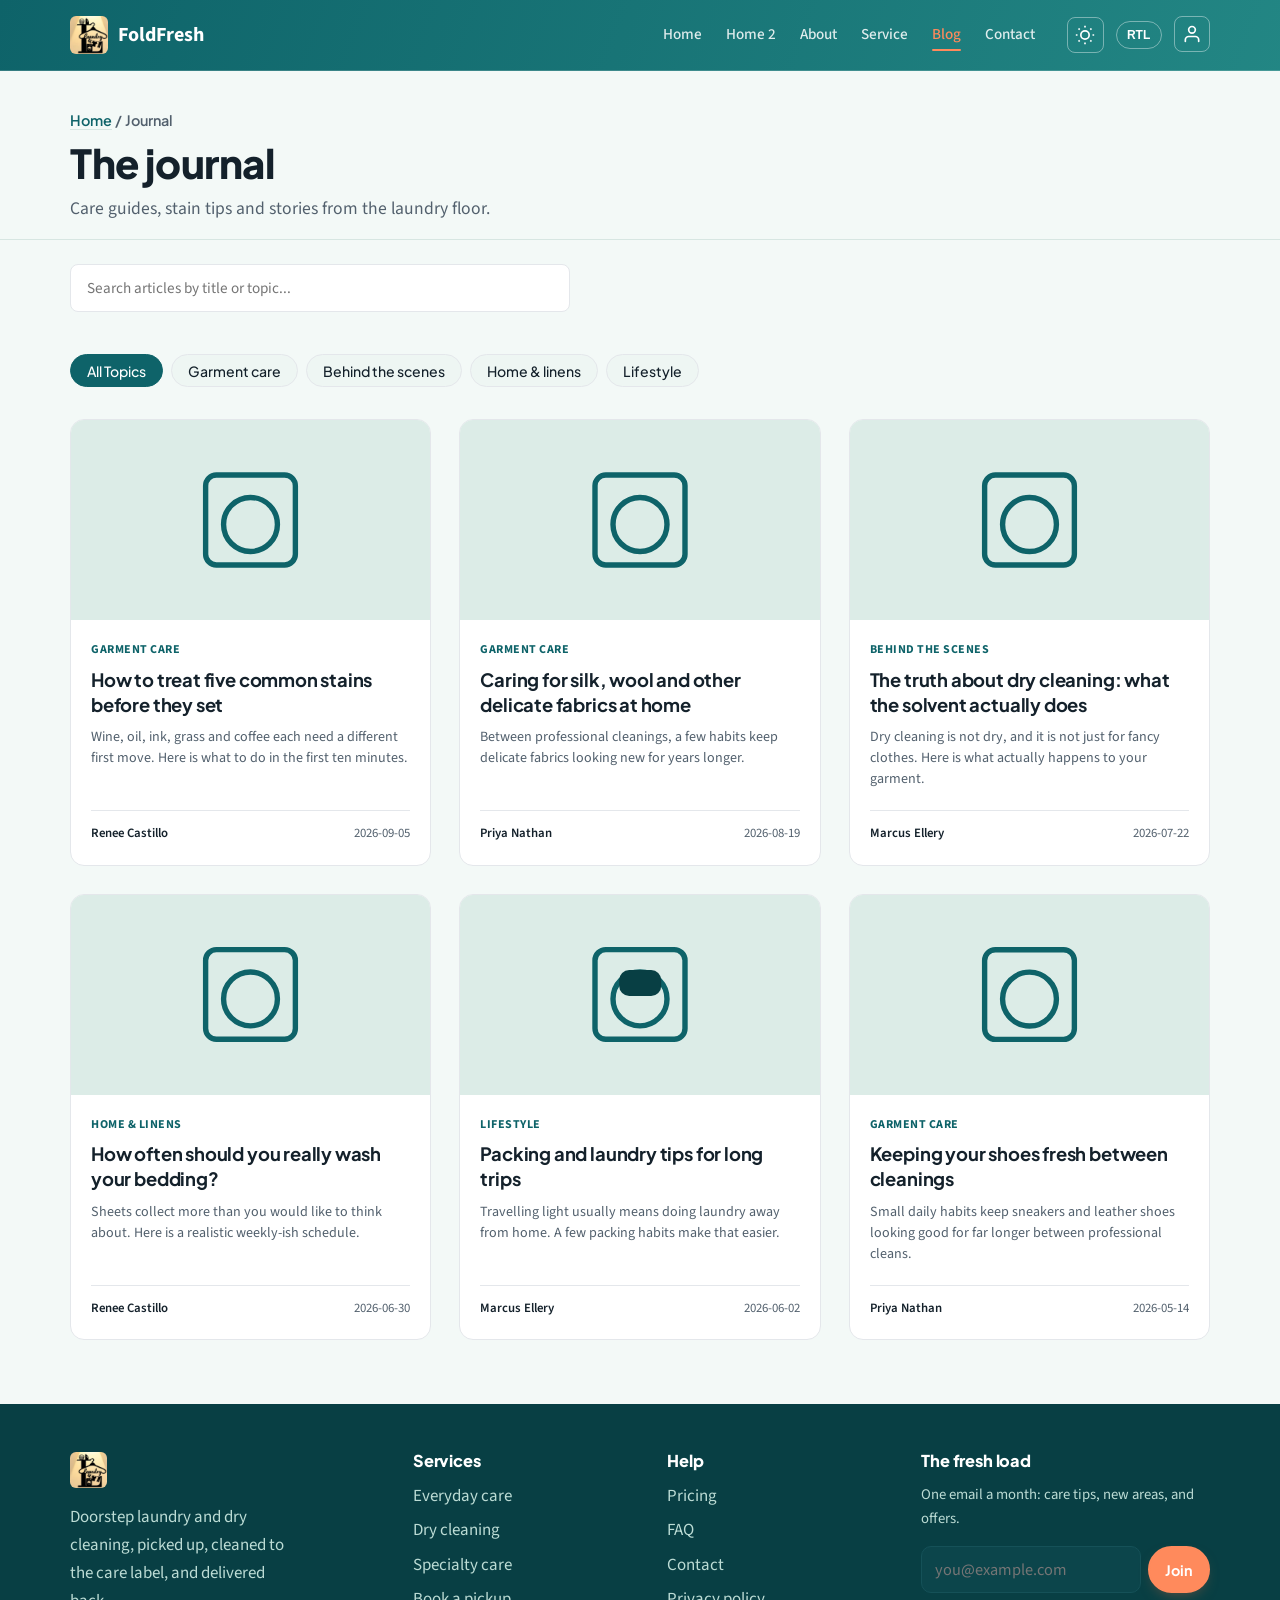
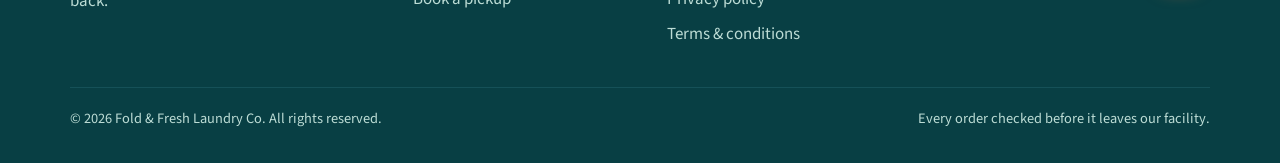
<file: blog.html>
<!doctype html>
<html lang="en">
<head>
<meta charset="utf-8">
<meta name="viewport" content="width=device-width,initial-scale=1">
<title>Journal | Fold & Fresh</title>
<meta name="description" content="Garment care guides, laundry tips and stories from Fold & Fresh.">
<link rel="icon" href="assets/favicon.svg" type="image/svg+xml">
<link rel="stylesheet" href="css/style.css">
<style>
:root{--bg:#f3f9f7;--panel:#ffffff;--ink:#0e2a2b;--ink2:#4b6664;--teal:#0E6369;--teal-d:#083f44;--aqua:#3BB0A4;--coral:#ff8a5c;--coral-d:#e26a3d;--line:#d7e6e2;--ok:#2f8f5b;--warn:#c96a1f;--bad:#d1493f;--r:14px;--wrap:1180px;--fh:'Plus Jakarta Sans',system-ui,sans-serif;--fb:'Source Sans 3',system-ui,sans-serif}
html{scroll-behavior:smooth;scroll-padding-top:84px}
body{margin:0;background:var(--bg);color:var(--ink);font:400 1.06rem/1.65 var(--fb);-webkit-font-smoothing:antialiased}
img{max-width:100%;display:block}a{color:inherit}
h1,h2,h3,h4{font-family:var(--fh);line-height:1.12;margin:0 0 .5em;letter-spacing:-.01em;font-weight:800;color:var(--teal-d)}
h1{font-size:clamp(2.4rem,5.4vw,4.2rem)}h2{font-size:clamp(1.7rem,3.2vw,2.5rem)}h3{font-size:1.22rem}h4{font-size:1.02rem}
p{margin:0 0 1em}
.wrap{max-width:var(--wrap);margin:0 auto;padding:0 1.25rem}
  /* Breadcrumbs & Header */
  .page-head { padding: 2.5rem 0 1rem; }
  .crumbs { color: var(--text-muted); font-size: 0.9rem; margin-bottom: 0.75rem; }
  .crumbs a { color: var(--accent-color); text-decoration: none; }
  .crumbs a:hover { text-decoration: underline; }
  .page-head h1 { font-size: 2.5rem; margin: 0 0 0.5rem 0; color: var(--text-main); }
  .lead { color: var(--text-muted); font-size: 1.1rem; margin: 0; }

  /* Search & Filter Section */
  .filter-search-container { margin-top: 1.5rem; margin-bottom: 2rem; display: flex; flex-direction: column; gap: 1.25rem; }
  .search-box { position: relative; width: 100%; max-width: 500px; }
  .search-box input { width: 100%; padding: 0.75rem 1rem; border-radius: 8px; border: 1px solid var(--border-color); background: var(--card-bg); color: var(--text-main); font-size: 0.95rem; box-sizing: border-box; }
  .search-box input:focus { outline: none; border-color: var(--accent-color); }
  
  /* Category Chips */
  .chips { display: flex; gap: 0.5rem; flex-wrap: wrap; align-items: center; }
  .chip { background: var(--section-alt-bg); border: 1px solid var(--border-color); color: var(--text-main); padding: 0.4rem 1rem; border-radius: 20px; font-size: 0.88rem; font-weight: 500; cursor: pointer; transition: all 0.2s ease; }
  .chip.active, .chip:hover { background: var(--accent-color); color: #ffffff; border-color: var(--accent-color); }

  /* Blog Cards Grid */
  .blog-grid { display: grid; grid-template-columns: repeat(3, 1fr); gap: 1.75rem; margin-top: 1.5rem; }
  @media (max-width: 900px) { .blog-grid { grid-template-columns: repeat(2, 1fr); } }
  @media (max-width: 600px) { .blog-grid { grid-template-columns: 1fr; } }

  .blog-card { background: var(--card-bg); border: 1px solid var(--border-color); border-radius: 14px; overflow: hidden; display: flex; flex-direction: column; transition: transform 0.2s ease, box-shadow 0.2s ease; text-decoration: none; color: inherit; }
  .blog-card:hover { transform: translateY(-4px); box-shadow: 0 10px 24px rgba(0,0,0,0.06); }
  .blog-img { width: 100%; height: 200px; object-fit: cover; }
  .blog-content { padding: 1.25rem; display: flex; flex-direction: column; flex-grow: 1; }
  .blog-cat { font-size: 0.75rem; font-weight: 700; color: var(--accent-color); text-transform: uppercase; letter-spacing: 0.5px; margin-bottom: 0.5rem; }
  .blog-title { font-size: 1.15rem; font-weight: 700; color: var(--text-main); margin: 0 0 0.6rem 0; line-height: 1.35; }
  .blog-excerpt { font-size: 0.88rem; color: var(--text-muted); line-height: 1.5; margin: 0 0 1.25rem 0; flex-grow: 1; }
  .blog-meta { display: flex; justify-content: space-between; align-items: center; border-top: 1px solid var(--border-color); padding-top: 0.75rem; font-size: 0.8rem; color: var(--text-muted); }
  .blog-author { font-weight: 600; color: var(--text-main); }
</style>
</head>
<body data-page="blog">
<a class="skip" href="#main">Skip to content</a>

<!-- NAVBAR HEADER -->
<header class="site-header">
  <div class="wrap header-wrap">
    <a href="index.html" class="logo">
      <img src="assets/logo.png" alt="Brand Logo" width="38" height="38">
      <span class="logo-text">FoldFresh</span>
    </a>
    
    <nav class="nav-container">
      <div class="nav-menu-drawer" id="navMenuDrawer">
        <ul class="nav-links">
          <li><a href="index.html">Home</a></li>
          <li><a href="home-niche.html">Home 2</a></li>
          <li><a href="about.html">About</a></li>
          <li><a href="services.html">Service</a></li>
          <li><a href="blog.html" class="is-active">Blog</a></li>
          <li><a href="contact.html">Contact</a></li>
        </ul>

        <div class="header-actions">
          <button class="icon-btn theme-toggle" id="themeToggleBtn" aria-label="Toggle Dark/Light Mode" title="Toggle Theme">
            <svg class="sun-icon" width="20" height="20" viewBox="0 0 24 24" fill="none" stroke="currentColor" stroke-width="2"><circle cx="12" cy="12" r="5"/><path d="M12 1v2M12 21v2M4.22 4.22l1.42 1.42M18.36 18.36l1.42 1.42M1 12h2M21 12h2M4.22 19.78l1.42-1.42M18.36 5.64l1.42-1.42"/></svg>
            <svg class="moon-icon" width="20" height="20" viewBox="0 0 24 24" fill="none" stroke="currentColor" stroke-width="2"><path d="M21 12.79A9 9 0 1 1 11.21 3 7 7 0 0 0 21 12.79z"/></svg>
          </button>

          <button class="pill-toggle-btn rtl-toggle" id="rtlToggleBtn" aria-label="Toggle RTL Direction">RTL</button>

          <div class="profile-dropdown-wrapper">
            <button class="icon-btn profile-btn" id="profileDropdownBtn" aria-label="User Account Menu">
              <svg width="20" height="20" viewBox="0 0 24 24" fill="none" stroke="currentColor" stroke-width="2" stroke-linecap="round" stroke-linejoin="round">
                <path d="M20 21v-2a4 4 0 0 0-4-4H8a4 4 0 0 0-4 4v2"></path>
                <circle cx="12" cy="7" r="4"></circle>
              </svg>
            </button>

            <div class="profile-dropdown-menu" id="profileDropdownMenu">
              <div class="dropdown-header">
                <h4>FoldFresh</h4>
              </div>
              <ul class="dropdown-links">
                <li><a href="login.html">Login</a></li>
                <li><a href="login.html">Signup</a></li>
              </ul>
            </div>
          </div>
        </div>
      </div>

      <button class="nav-toggle" id="navToggleBtn" aria-label="Toggle menu" aria-expanded="false">
        <span></span><span></span><span></span>
      </button>
    </nav>
  </div>
</header>

<main id="main">
  <!-- PAGE HEADER SECTION -->
  <section class="page-head">
    <div class="wrap">
      <div class="crumbs"><a href="index.html">Home</a> / Journal</div>
      <h1>The journal</h1>
      <p class="lead">Care guides, stain tips and stories from the laundry floor.</p>
    </div>
  </section>

  <!-- SEARCH & FILTER SECTION -->
  <div class="wrap" style="padding-bottom: 4rem;">
    <div class="filter-search-container">
      <div class="search-box">
        <input id="q" type="search" placeholder="Search articles by title or topic..." aria-label="Search articles">
      </div>
      <div class="chips" id="chips" role="group" aria-label="Categories"></div>
    </div>

    <!-- BLOG POSTS LIST AREA -->
    <div id="posts" class="blog-grid" aria-live="polite"></div>
  </div>
</main>

<div id="site-footer"></div>

<script src="js/data.js"></script>
<script src="js/main.js"></script>
<script>
  document.addEventListener("DOMContentLoaded", () => {
    const postsContainer = document.getElementById("posts");
    const chipsContainer = document.getElementById("chips");
    const searchInput = document.getElementById("q");

    // Retrieve POSTS array from data.js
    const postsData = (typeof POSTS !== "undefined") ? POSTS : [];

    let activeCategory = "all";
    let searchQuery = "";

    // 1. Extract Categories Dynamic from POSTS
    function renderChips() {
      // Gather unique category names directly from POSTS data
      const categorySet = new Set(postsData.map(p => p.cat).filter(Boolean));
      const categories = [{ id: "all", name: "All Topics" }];
      
      categorySet.forEach(catName => {
        categories.push({ id: catName.toLowerCase(), name: catName });
      });

      chipsContainer.innerHTML = categories.map(cat => `
        <button class="chip ${cat.id === activeCategory ? 'active' : ''}" data-cat="${cat.id}">
          ${cat.name}
        </button>
      `).join('');

      chipsContainer.querySelectorAll('.chip').forEach(btn => {
        btn.addEventListener('click', () => {
          activeCategory = btn.dataset.cat;
          renderChips();
          renderPosts();
        });
      });
    }

    // 2. Render Blog Posts Grid
    function renderPosts() {
      if (!postsData || postsData.length === 0) {
        postsContainer.innerHTML = `<p style="grid-column: 1/-1; color: var(--text-muted);">No blog posts found.</p>`;
        return;
      }

      const filtered = postsData.filter(post => {
        const postCatLower = (post.cat || "").toLowerCase();
        const matchesCategory = activeCategory === "all" || postCatLower === activeCategory;
        
        const titleText = (post.title || "").toLowerCase();
        const excerptText = (post.excerpt || "").toLowerCase();
        const matchesSearch = titleText.includes(searchQuery) || excerptText.includes(searchQuery);

        return matchesCategory && matchesSearch;
      });

      if (filtered.length === 0) {
        postsContainer.innerHTML = `
          <div style="grid-column: 1/-1; text-align: center; padding: 3rem 0; color: var(--text-muted);">
            <h3>No articles found</h3>
            <p>Try searching for a different keyword or category.</p>
          </div>
        `;
        return;
      }

      postsContainer.innerHTML = filtered.map(post => {
        // Resolve Unsplash URL function U() defined in data.js
        const imageUrl = (typeof U === "function" && post.img) ? U(post.img) : post.img;

        return `
          <a href="blog-detail.html?id=${post.id}" class="blog-card">
            <img src="${imageUrl}" alt="${post.title}" class="blog-img" loading="lazy">
            <div class="blog-content">
              <span class="blog-cat">${post.cat}</span>
              <h3 class="blog-title">${post.title}</h3>
              <p class="blog-excerpt">${post.excerpt}</p>
              <div class="blog-meta">
                <span class="blog-author">${post.author || "FoldFresh Team"}</span>
                <time datetime="${post.date}">${post.date}</time>
              </div>
            </div>
          </a>
        `;
      }).join('');
    }

    // 3. Search Bar Handler
    if (searchInput) {
      searchInput.addEventListener("input", (e) => {
        searchQuery = e.target.value.toLowerCase().trim();
        renderPosts();
      });
    }

    // Initial Execution
    renderChips();
    renderPosts();
  });
</script>
</body>
</html>
</file>
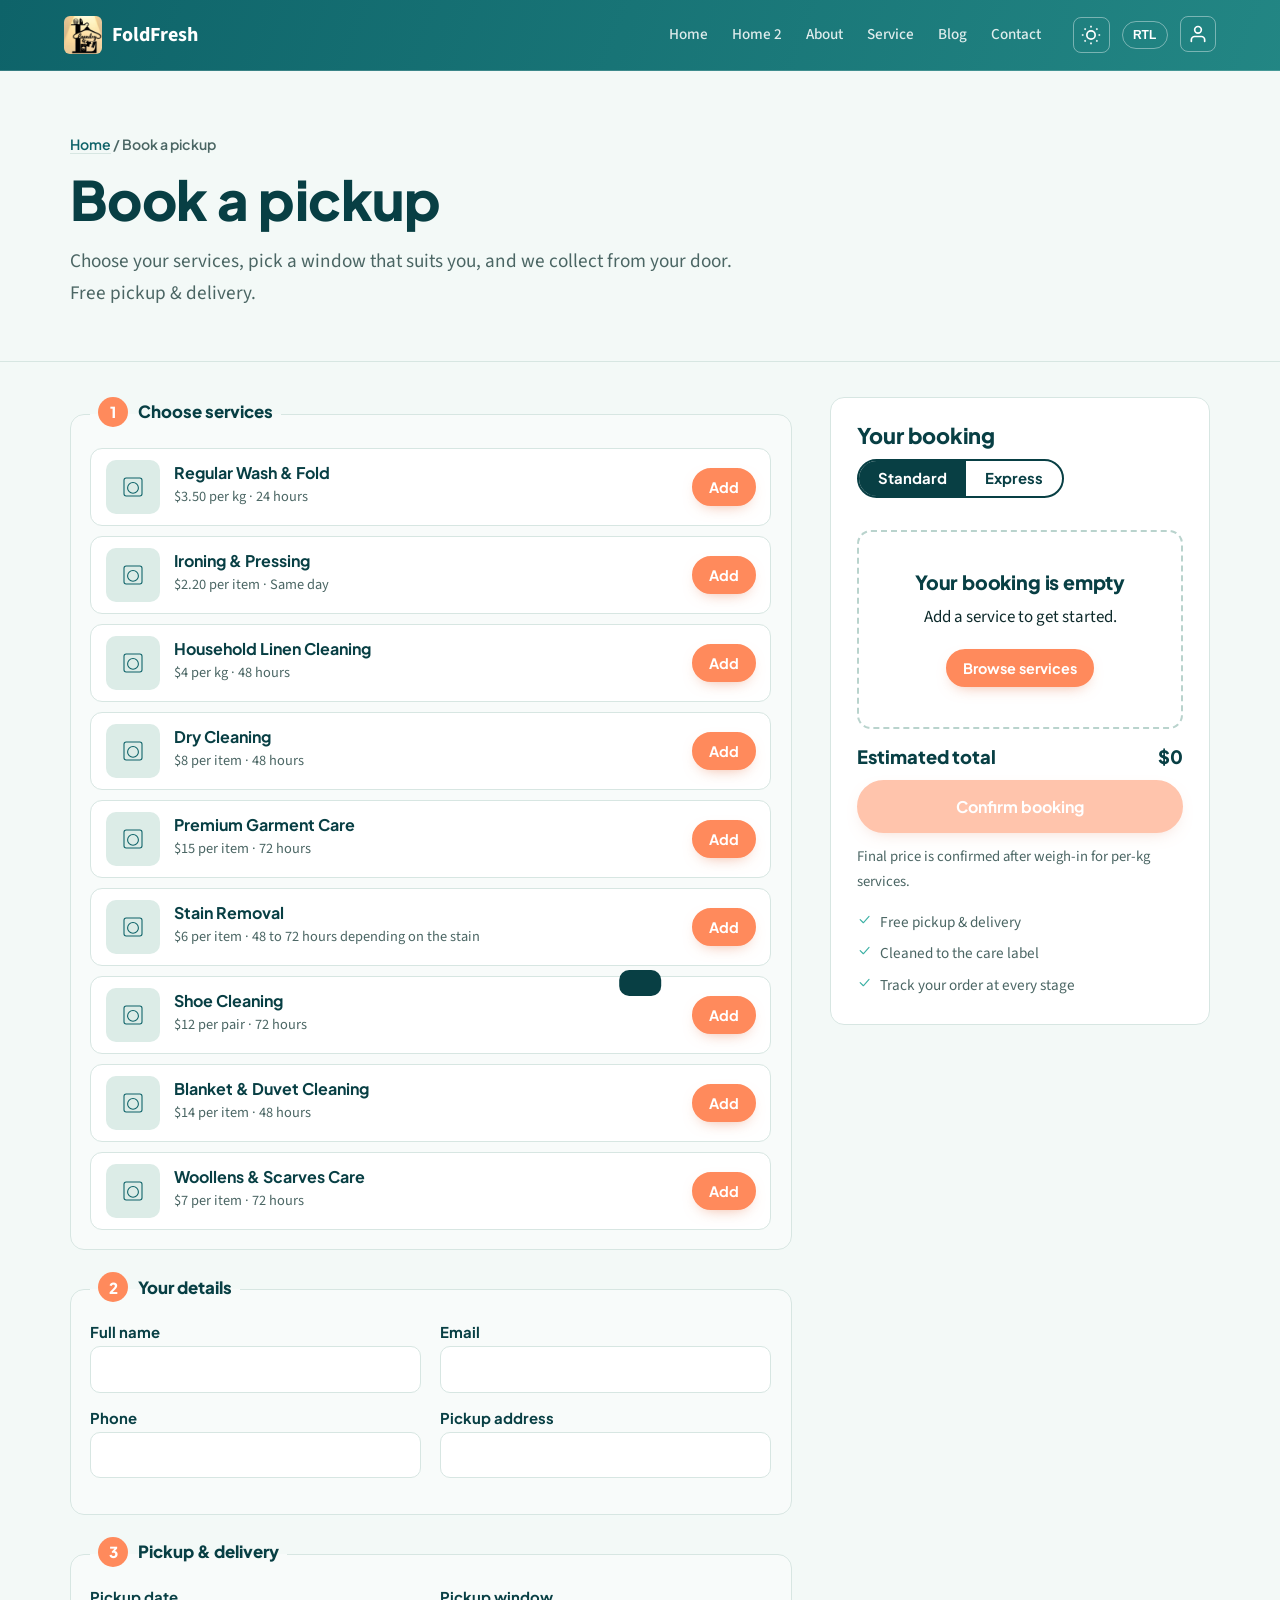
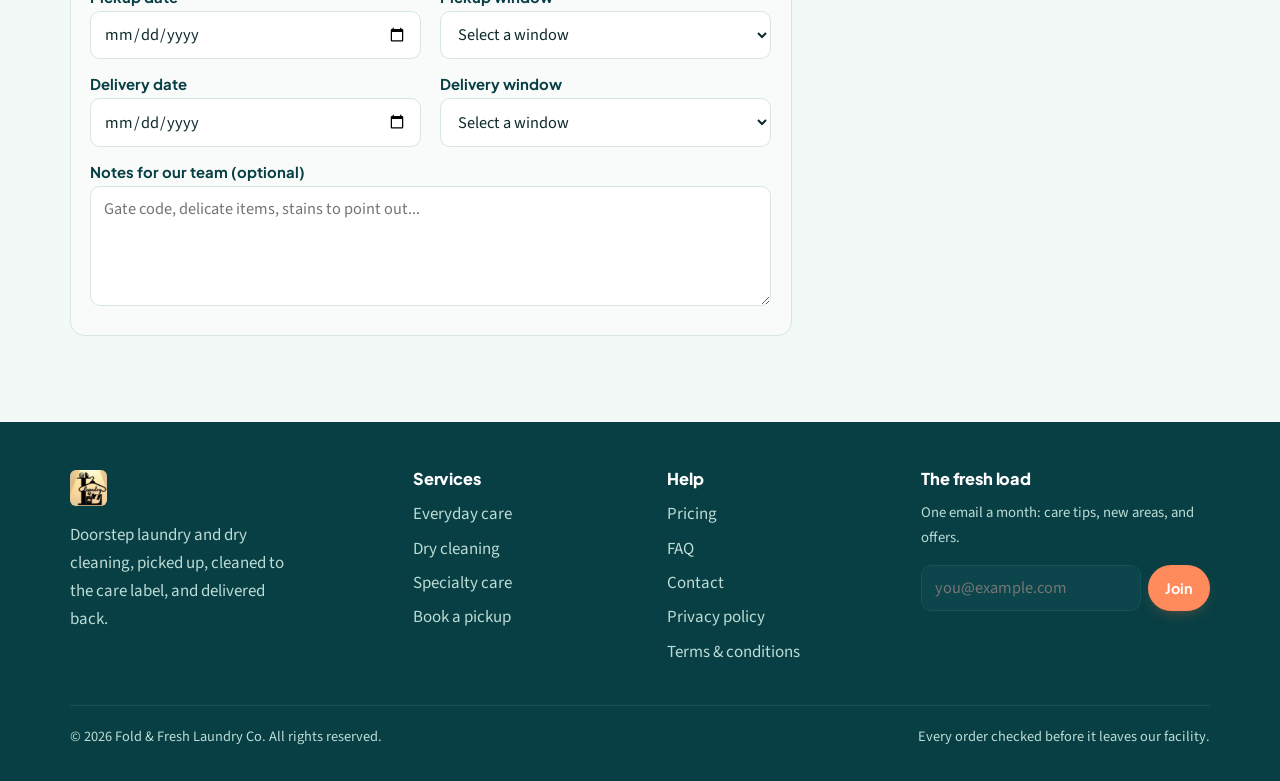
<file: book.html>
<!doctype html>
<html lang="en" data-theme="light" dir="ltr">
<head>
<meta charset="utf-8">
<meta name="viewport" content="width=device-width,initial-scale=1">
<title>Book a pickup | Fold & Fresh</title>
<meta name="description" content="Book a free doorstep pickup: choose your services, pick a collection and delivery window, and we take care of the rest.">
<link rel="icon" href="assets/favicon.svg" type="image/svg+xml">
<link rel="stylesheet" href="css/style.css">
<style>
  .book-cols{display:grid;grid-template-columns:1fr 380px;gap:2.4rem;align-items:start;padding:2.2rem 0 4rem}
  @media(max-width:950px){.book-cols{grid-template-columns:1fr}}
  .book-side{position:sticky;top:90px}
  @media(max-width:950px){.book-side{position:static}}
  .pick-list{display:grid;gap:.6rem}
  .pick{display:flex;align-items:center;gap:.9rem;padding:.7rem .9rem;border:1.5px solid var(--line);border-radius:12px;background:var(--panel)}
  .pick img{width:54px;height:54px;border-radius:10px;object-fit:cover;flex:none}
  .pick .t{flex:1;min-width:0}.pick .t b{display:block;font:700 1rem var(--fh);color:var(--teal-d)}
  .pick .t span{font-size:.9rem;color:var(--ink2)}
  .steps-h{display:flex;align-items:center;gap:.6rem;margin:0 0 .3rem}
  .steps-h i{font-style:normal;width:30px;height:30px;border-radius:50%;background:var(--coral);color:#fff;display:grid;place-items:center;font:800 .95rem var(--fh);flex:none}
  .book-perks{list-style:none;padding:0;margin:1rem 0 0;display:grid;gap:.4rem;font-size:.95rem;color:var(--ink2)}
  .book-perks li{display:flex;gap:.5rem;align-items:center}.book-perks .ico{color:var(--aqua)}
  #thanks{max-width:760px;margin:2.5rem auto 4rem}
  select{appearance:auto}
</style>
</head>
<body data-page="book">
<a class="skip" href="#main">Skip to content</a>

<!-- UPDATED NAVBAR -->
<header class="site-header">
  <div class="wrap header-wrap">
    <a href="index.html" class="logo">
      <img src="assets/logo.png" alt="Brand Logo" width="38" height="38">
      <span class="logo-text">FoldFresh</span>
    </a>
    
    <nav class="nav-container">
      <div class="nav-menu-drawer" id="navMenuDrawer">
        <ul class="nav-links">
          <li><a href="index.html" >Home</a></li>
          <li><a href="home-niche.html">Home 2</a></li>
          <li><a href="about.html">About</a></li>
          <li><a href="services.html">Service</a></li>
          <li><a href="blog.html">Blog</a></li>
          <li><a href="contact.html">Contact</a></li>
        </ul>

        <div class="header-actions">
          <button class="icon-btn theme-toggle" id="themeToggleBtn" aria-label="Toggle Dark/Light Mode" title="Toggle Theme">
            <svg class="sun-icon" width="20" height="20" viewBox="0 0 24 24" fill="none" stroke="currentColor" stroke-width="2"><circle cx="12" cy="12" r="5"/><path d="M12 1v2M12 21v2M4.22 4.22l1.42 1.42M18.36 18.36l1.42 1.42M1 12h2M21 12h2M4.22 19.78l1.42-1.42M18.36 5.64l1.42-1.42"/></svg>
            <svg class="moon-icon" width="20" height="20" viewBox="0 0 24 24" fill="none" stroke="currentColor" stroke-width="2"><path d="M21 12.79A9 9 0 1 1 11.21 3 7 7 0 0 0 21 12.79z"/></svg>
          </button>

          <button class="pill-toggle-btn rtl-toggle" id="rtlToggleBtn" aria-label="Toggle RTL Direction">RTL</button>

          <div class="profile-dropdown-wrapper">
            <button class="icon-btn profile-btn" id="profileDropdownBtn" aria-label="User Account Menu">
              <svg width="20" height="20" viewBox="0 0 24 24" fill="none" stroke="currentColor" stroke-width="2" stroke-linecap="round" stroke-linejoin="round">
                <path d="M20 21v-2a4 4 0 0 0-4-4H8a4 4 0 0 0-4 4v2"></path>
                <circle cx="12" cy="7" r="4"></circle>
              </svg>
            </button>

            <div class="profile-dropdown-menu" id="profileDropdownMenu">
              <div class="dropdown-header">
                <h4>FoldFresh</h4>
              </div>
              <ul class="dropdown-links">
                <li><a href="login.html">Login</a></li>
                <li><a href="login.html">Signup</a></li>
                   </ul>
            </div>
          </div>
        </div>
      </div>

      <button class="nav-toggle" id="navToggleBtn" aria-label="Toggle menu" aria-expanded="false">
        <span></span><span></span><span></span>
      </button>
    </nav>
  </div>
</header>

<main id="main">
<section class="page-head"><div class="wrap"><div class="crumbs"><a href="index.html">Home</a> / Book a pickup</div><h1>Book a pickup</h1><p class="lead">Choose your services, pick a window that suits you, and we collect from your door. Free pickup &amp; delivery.</p></div></section>

<div class="wrap">
<div class="panel" id="thanks" hidden tabindex="-1" role="status"></div>

<div class="book-cols">
<form id="bookForm" novalidate>

  <fieldset>
    <legend><span class="steps-h"><i>1</i> Choose services</span></legend>
    <div class="pick-list" id="svcPick"></div>
  </fieldset>

  <fieldset>
    <legend><span class="steps-h"><i>2</i> Your details</span></legend>
    <div class="fgrid">
      <div class="field"><label for="bk-name">Full name</label><input id="bk-name" name="name" required autocomplete="name" data-msg="Please enter your name."><div class="err"></div></div>
      <div class="field"><label for="bk-email">Email</label><input id="bk-email" name="email" type="email" required autocomplete="email" data-msg="Enter a valid email address."><div class="err"></div></div>
      <div class="field"><label for="bk-phone">Phone</label><input id="bk-phone" name="phone" type="tel" required autocomplete="tel" pattern="[0-9 +\-]{7,20}" data-msg="Use 7 to 20 digits, spaces, + or -."><div class="err"></div></div>
      <div class="field"><label for="bk-address">Pickup address</label><input id="bk-address" name="address" required autocomplete="street-address" data-msg="Please enter the pickup address."><div class="err"></div></div>
    </div>
  </fieldset>

  <fieldset>
    <legend><span class="steps-h"><i>3</i> Pickup &amp; delivery</span></legend>
    <div class="fgrid">
      <div class="field"><label for="pk-date">Pickup date</label><input id="pk-date" name="pk-date" type="date" required data-msg="Choose a pickup date."><div class="err"></div></div>
      <div class="field"><label for="pk-slot">Pickup window</label><select id="pk-slot" name="pk-slot" required data-msg="Choose a pickup window."><option value="">Select a window</option><option>8:00 - 11:00</option><option>11:00 - 14:00</option><option>14:00 - 17:00</option><option>17:00 - 20:00</option></select><div class="err"></div></div>
      <div class="field"><label for="dl-date">Delivery date</label><input id="dl-date" name="dl-date" type="date" required data-msg="Choose a delivery date."><div class="err"></div></div>
      <div class="field"><label for="dl-slot">Delivery window</label><select id="dl-slot" name="dl-slot" required data-msg="Choose a delivery window."><option value="">Select a window</option><option>8:00 - 11:00</option><option>11:00 - 14:00</option><option>14:00 - 17:00</option><option>17:00 - 20:00</option></select><div class="err"></div></div>
    </div>
    <div class="field" style="margin-bottom:0"><label for="bk-notes">Notes for our team (optional)</label><textarea id="bk-notes" name="notes" placeholder="Gate code, delicate items, stains to point out..."></textarea></div>
  </fieldset>
</form>

<aside class="book-side">
  <div class="panel" id="bkSummaryCard">
    <h2 style="font-size:1.35rem">Your booking</h2>
    <div class="toggle" id="modeToggle" role="group" aria-label="Turnaround">
      <button type="button" data-m="standard" aria-pressed="true">Standard</button>
      <button type="button" data-m="express" aria-pressed="false">Express</button>
    </div>
    <div id="bkItems"></div>
    <div class="sum" style="margin-top:1rem"><span>Estimated total</span><span id="bkSum">$0</span></div>
    <button class="btn" style="width:100%" type="submit" form="bookForm" id="bkSubmit" disabled>Confirm booking</button>
    <p class="small muted" style="margin:.8rem 0 0">Final price is confirmed after weigh-in for per-kg services.</p>
    <ul class="book-perks">
      <li><span data-icon="check"></span>Free pickup &amp; delivery</li>
      <li><span data-icon="check"></span>Cleaned to the care label</li>
      <li><span data-icon="check"></span>Track your order at every stage</li>
    </ul>
  </div>
</aside>
</div>
</div>
</main>

<div id="site-footer"></div>
<script src="js/data.js"></script>
<script src="js/main.js"></script>
<script src="js/pages.js"></script>
<script>
  /* Service picker: tap Add to put services in the booking */
  document.addEventListener('DOMContentLoaded', () => {
    const box = document.getElementById('svcPick');
    if (!box || typeof SERVICES === 'undefined') return;
    box.innerHTML = SERVICES.map(s => `<div class="pick"><img loading="lazy" src="${U(HOME_IMG && HOME_IMG[s.id] ? HOME_IMG[s.id] : s.img, 200)}" alt=""><div class="t"><b>${esc(s.name)}</b><span>${money(s.price)} ${UNIT_LABEL[s.unit]} &middot; ${esc(s.turnaround.split(',')[0].split(' if')[0])}</span></div><button type="button" class="btn btn-sm" data-add="${s.id}">Add</button></div>`).join('');
    const pre = new URLSearchParams(location.search).get('service');
    if (pre && byId(pre) && !getBasket()[pre]) addToBasket(pre);
  });
</script>
</body>
</html>
</file>
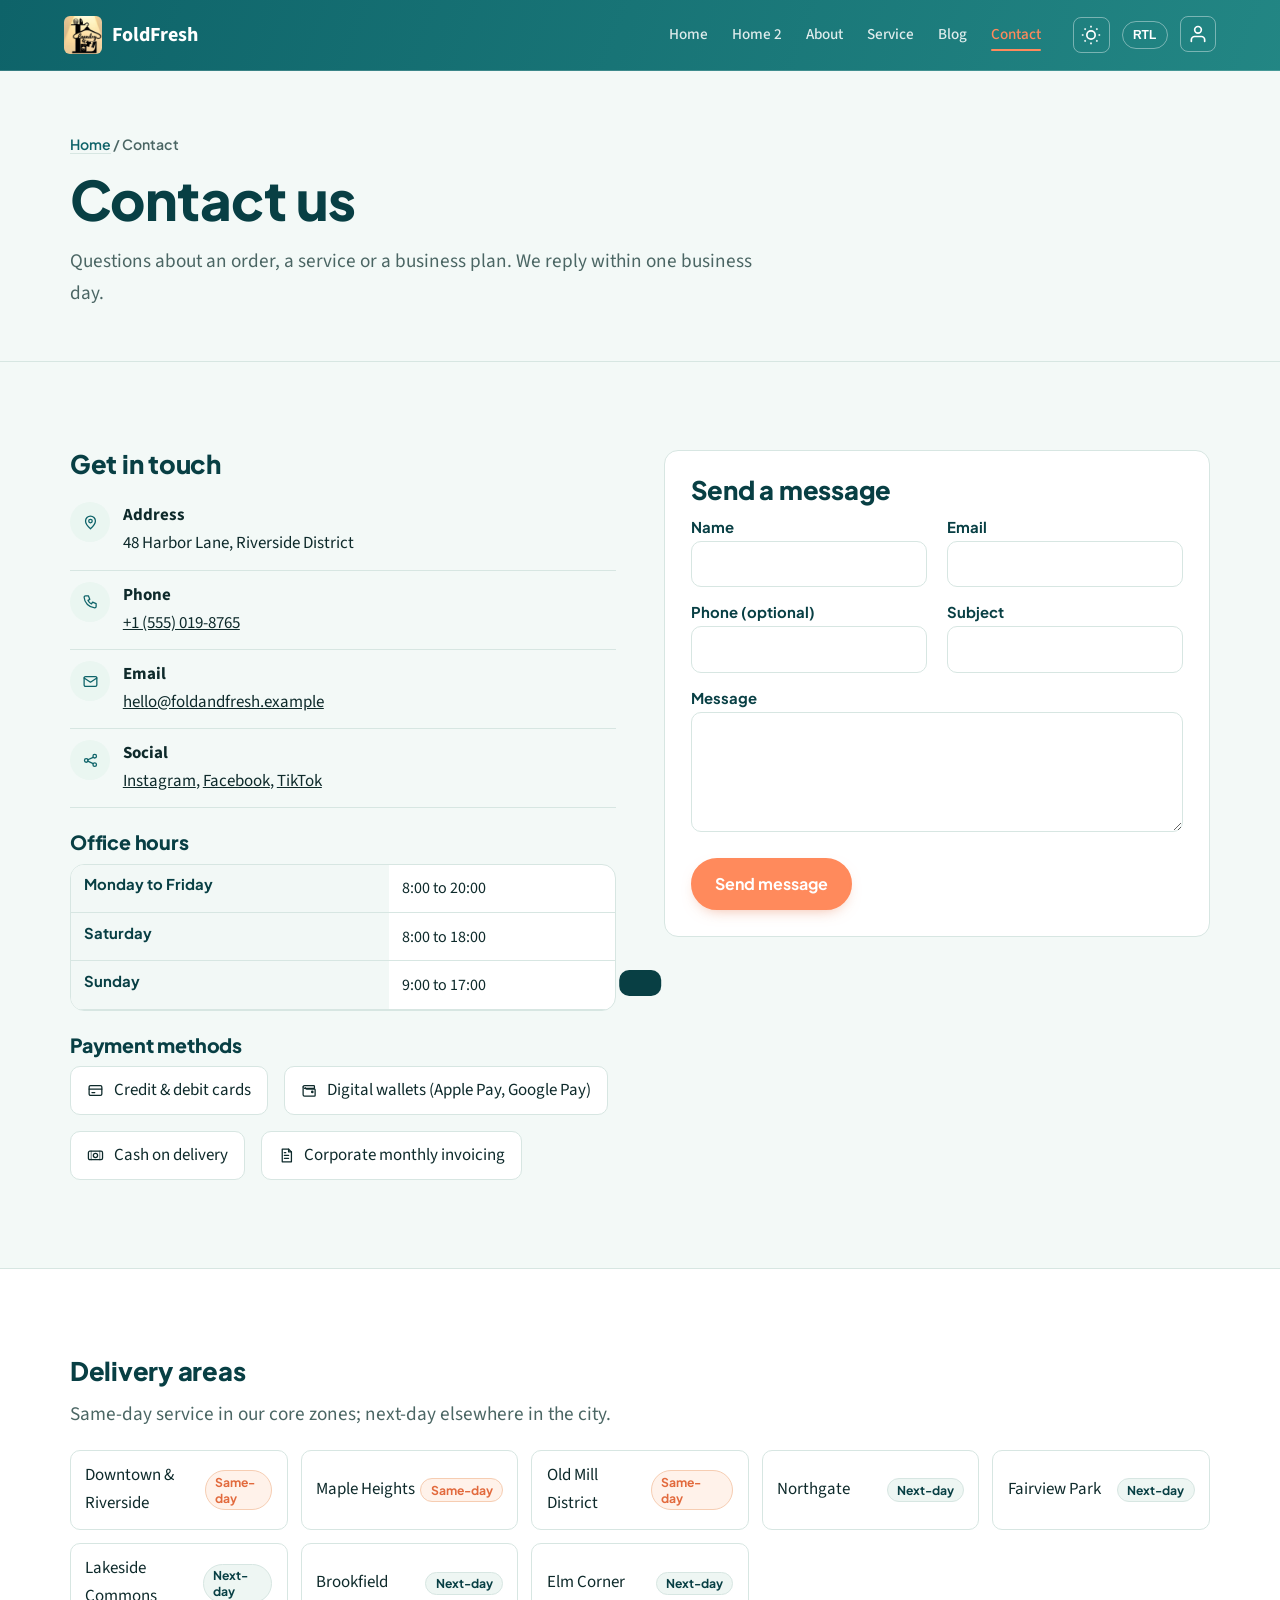
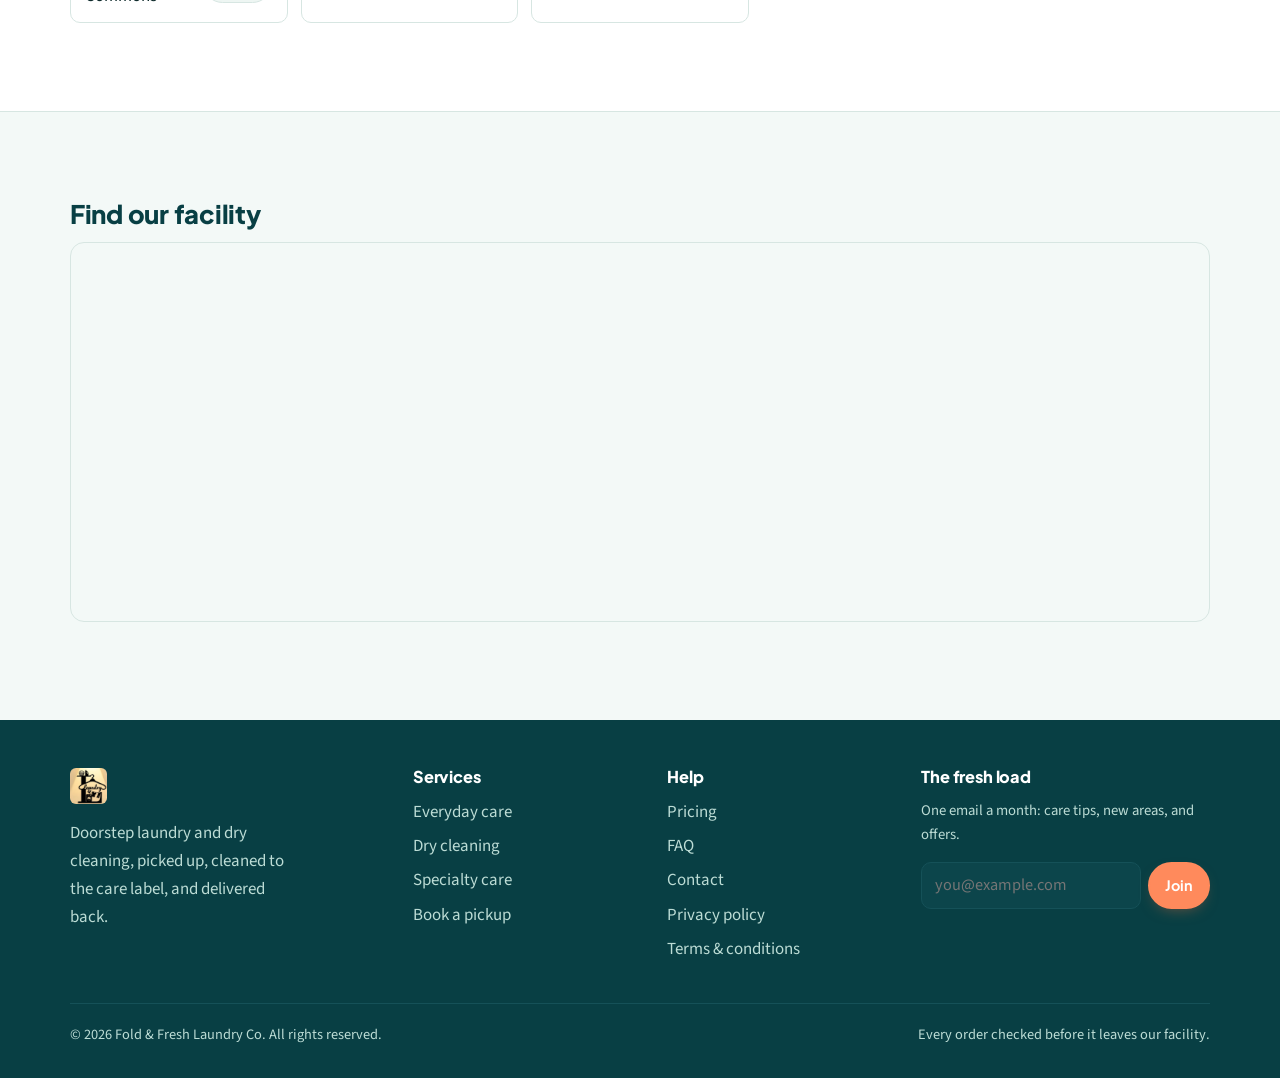
<file: contact.html>
<!doctype html>
<html lang="en">
<head>
<meta charset="utf-8">
<meta name="viewport" content="width=device-width,initial-scale=1">
<title>Contact | Fold & Fresh</title>
<meta name="description" content="Get in touch with Fold & Fresh. Address, phone, email, delivery areas, payment methods and a contact form.">
<link rel="icon" href="assets/favicon.svg" type="image/svg+xml">
<link rel="stylesheet" href="css/style.css">
</head>
<body data-page="contact">
<a class="skip" href="#main">Skip to content</a>

<!-- UPDATED NAVBAR -->
<header class="site-header">
  <div class="wrap header-wrap">
    <a href="index.html" class="logo">
      <img src="assets/logo.png" alt="Brand Logo" width="38" height="38">
      <span class="logo-text">FoldFresh</span>
    </a>
    
    <nav class="nav-container">
      <div class="nav-menu-drawer" id="navMenuDrawer">
        <ul class="nav-links">
          <li><a href="index.html">Home</a></li>
          <li><a href="home-niche.html">Home 2</a></li>
          <li><a href="about.html">About</a></li>
          <li><a href="services.html">Service</a></li>
          <li><a href="blog.html">Blog</a></li>
          <li><a href="contact.html"  class="is-active">Contact</a></li>
        </ul>

        <div class="header-actions">
          <button class="icon-btn theme-toggle" id="themeToggleBtn" aria-label="Toggle Dark/Light Mode" title="Toggle Theme">
            <svg class="sun-icon" width="20" height="20" viewBox="0 0 24 24" fill="none" stroke="currentColor" stroke-width="2"><circle cx="12" cy="12" r="5"/><path d="M12 1v2M12 21v2M4.22 4.22l1.42 1.42M18.36 18.36l1.42 1.42M1 12h2M21 12h2M4.22 19.78l1.42-1.42M18.36 5.64l1.42-1.42"/></svg>
            <svg class="moon-icon" width="20" height="20" viewBox="0 0 24 24" fill="none" stroke="currentColor" stroke-width="2"><path d="M21 12.79A9 9 0 1 1 11.21 3 7 7 0 0 0 21 12.79z"/></svg>
          </button>

          <button class="pill-toggle-btn rtl-toggle" id="rtlToggleBtn" aria-label="Toggle RTL Direction">RTL</button>

          <div class="profile-dropdown-wrapper">
            <button class="icon-btn profile-btn" id="profileDropdownBtn" aria-label="User Account Menu">
              <svg width="20" height="20" viewBox="0 0 24 24" fill="none" stroke="currentColor" stroke-width="2" stroke-linecap="round" stroke-linejoin="round">
                <path d="M20 21v-2a4 4 0 0 0-4-4H8a4 4 0 0 0-4 4v2"></path>
                <circle cx="12" cy="7" r="4"></circle>
              </svg>
            </button>

            <div class="profile-dropdown-menu" id="profileDropdownMenu">
              <div class="dropdown-header">
                <h4>FoldFresh</h4>
              </div>
              <ul class="dropdown-links">
                <li><a href="login.html">Login</a></li>
                <li><a href="login.html">Signup</a></li>
            
              </ul>
            </div>
          </div>
        </div>
      </div>

      <button class="nav-toggle" id="navToggleBtn" aria-label="Toggle menu" aria-expanded="false">
        <span></span><span></span><span></span>
      </button>
    </nav>
  </div>
</header>
<main id="main">
<section class="page-head"><div class="wrap"><div class="crumbs"><a href="index.html">Home</a> / Contact</div><h1>Contact us</h1><p class="lead">Questions about an order, a service or a business plan. We reply within one business day.</p></div></section>
<section class="section"><div class="wrap split" style="align-items:start">
<div><h2 style="font-size:1.6rem">Get in touch</h2>
<ul class="contact-list">
<li><span class="ico-wrap" data-icon="pin"></span><div><b>Address</b><br>48 Harbor Lane, Riverside District</div></li>
<li><span class="ico-wrap" data-icon="phone"></span><div><b>Phone</b><br><a href="tel:+15550198765">+1 (555) 019-8765</a></div></li>
<li><span class="ico-wrap" data-icon="mail"></span><div><b>Email</b><br><a href="mailto:hello@foldandfresh.example">hello@foldandfresh.example</a></div></li>
<li><span class="ico-wrap" data-icon="share"></span><div><b>Social</b><br><a href="#">Instagram</a>, <a href="#">Facebook</a>, <a href="#">TikTok</a></div></li></ul>
<h3>Office hours</h3>
<div class="tbl-wrap"><table class="tbl wide"><tbody><tr><th scope="row">Monday to Friday</th><td>8:00 to 20:00</td></tr><tr><th scope="row">Saturday</th><td>8:00 to 18:00</td></tr><tr><th scope="row">Sunday</th><td>9:00 to 17:00</td></tr></tbody></table></div>
<h3 style="margin-top:1.5rem">Payment methods</h3><div class="pay-grid" id="payGrid"></div></div>
<div class="panel"><h2 style="font-size:1.6rem">Send a message</h2>
<div class="notice" id="sent" hidden tabindex="-1" role="status"><b>Thank you.</b> Your message is in. We will reply within one business day.</div>
<form id="contactForm" novalidate><div class="fgrid">
<div class="field"><label for="name">Name</label><input id="name" name="name" required autocomplete="name" data-msg="Please enter your name."><div class="err"></div></div>
<div class="field"><label for="email">Email</label><input id="email" name="email" type="email" required autocomplete="email" data-msg="Enter a valid email address."><div class="err"></div></div>
<div class="field"><label for="phone">Phone (optional)</label><input id="phone" name="phone" type="tel" autocomplete="tel" pattern="[0-9 +\-]{7,20}" data-msg="Use 7 to 20 digits, spaces, + or -."><div class="err"></div></div>
<div class="field"><label for="subject">Subject</label><input id="subject" name="subject" required data-msg="Tell us what this is about."><div class="err"></div></div></div>
<div class="field"><label for="message">Message</label><textarea id="message" name="message" required minlength="10" data-msg="Please write at least 10 characters."></textarea><div class="err"></div></div>
<button class="btn" type="submit">Send message</button></form></div></div></section>
<section class="section alt"><div class="wrap"><h2 style="font-size:1.6rem">Delivery areas</h2><p class="lead">Same-day service in our core zones; next-day elsewhere in the city.</p><div class="area-grid" id="areaGrid"></div></div></section>
<section class="section"><div class="wrap"><h2 style="font-size:1.6rem">Find our facility</h2>
<!-- Replace the src below with your own map embed (openstreetmap.org > Share > HTML) -->
<iframe class="map" title="Map showing the Fold and Fresh facility location" loading="lazy" src="https://www.openstreetmap.org/export/embed.html?bbox=8.4900%2C50.5540%2C8.5100%2C50.5660&amp;layer=mapnik&amp;marker=50.5600%2C8.5000"></iframe></div></section>

</main>
<div id="site-footer"></div>
<script src="js/data.js"></script>
<script src="js/main.js"></script>
<script src="js/pages.js"></script>
</body>
</html>
</file>
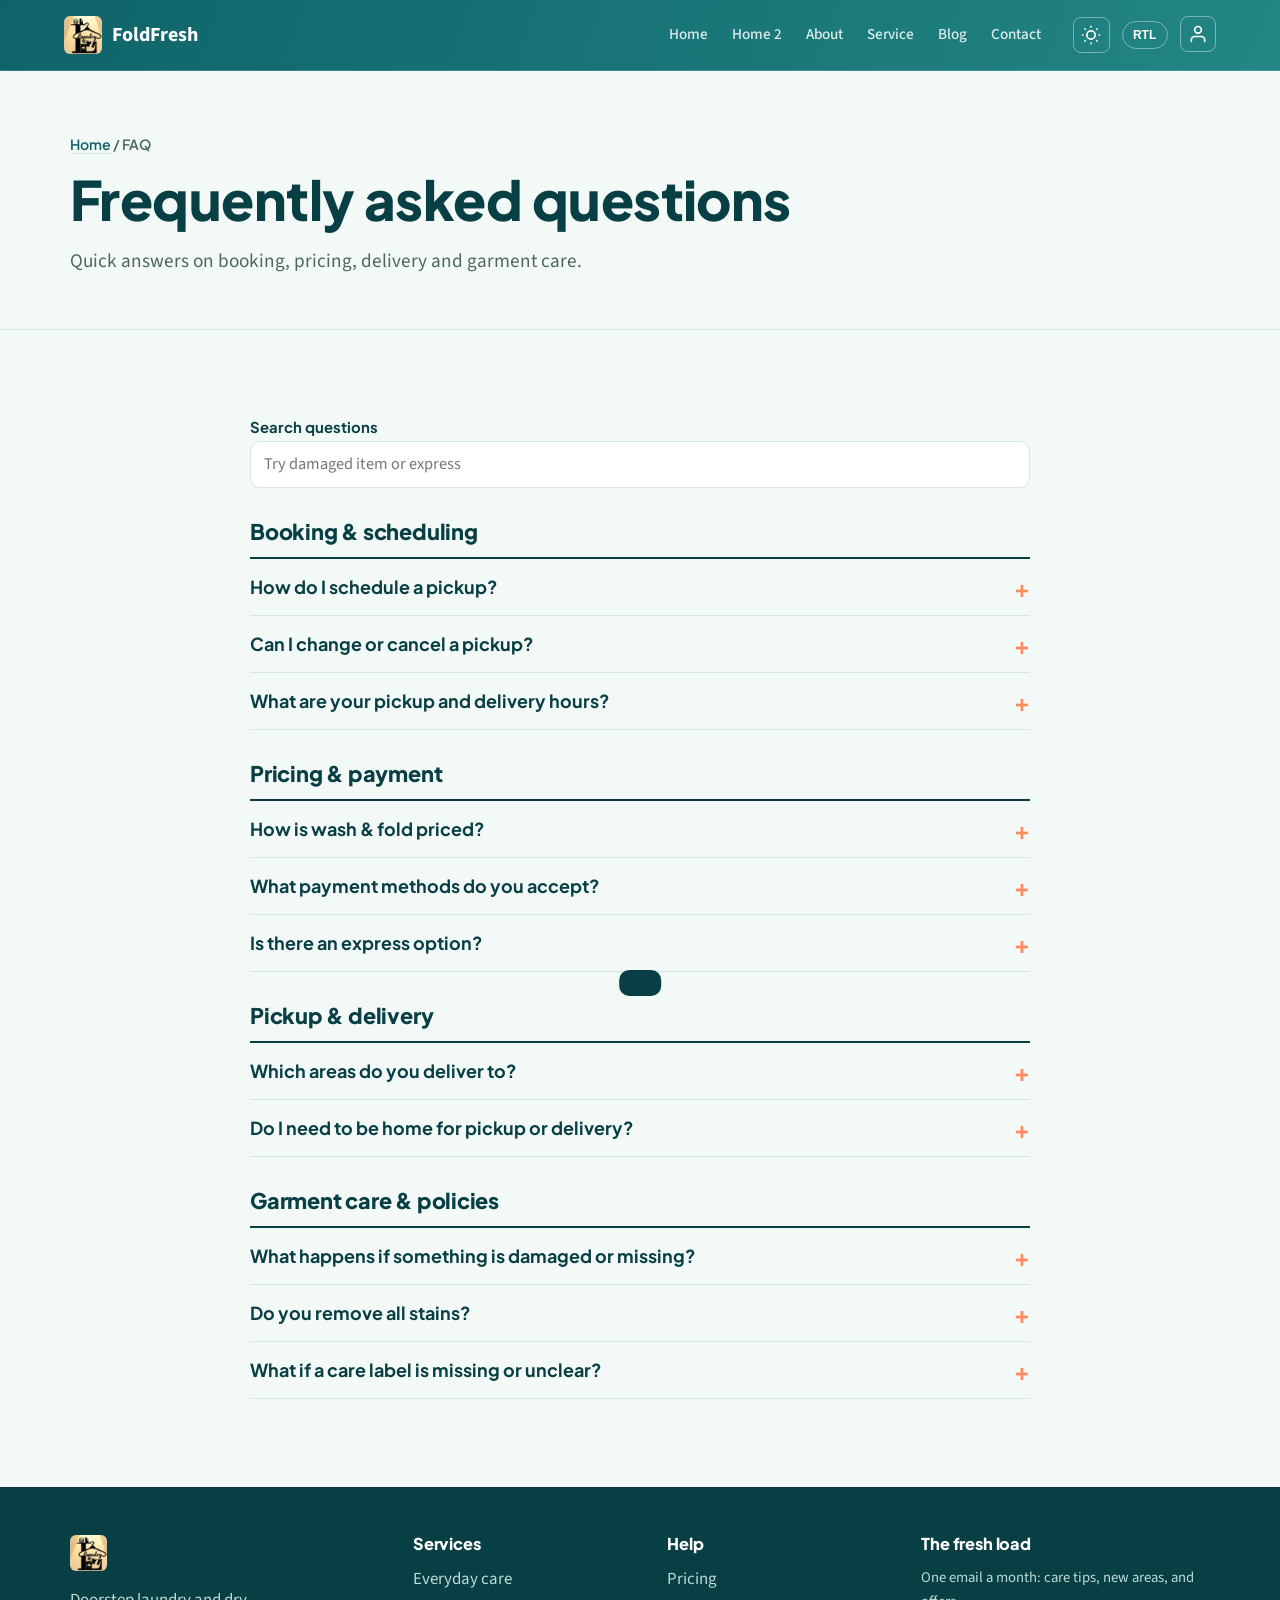
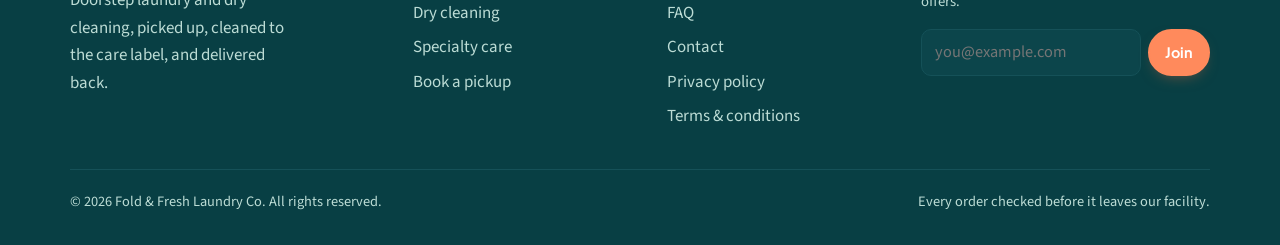
<file: faq.html>
<!doctype html>
<html lang="en">
<head>
<meta charset="utf-8">
<meta name="viewport" content="width=device-width,initial-scale=1">
<title>FAQ | Fold & Fresh</title>
<meta name="description" content="Answers about booking, pricing, pickup and delivery, and garment care policies.">
<link rel="icon" href="assets/favicon.svg" type="image/svg+xml">
<link rel="stylesheet" href="css/style.css">
</head>
<body data-page="faq">
<a class="skip" href="#main">Skip to content</a>
<div id="site-header"></div>
<main id="main">
<section class="page-head"><div class="wrap"><div class="crumbs"><a href="index.html">Home</a> / FAQ</div><h1>Frequently asked questions</h1><p class="lead">Quick answers on booking, pricing, delivery and garment care.</p></div></section>
<section class="section"><div class="wrap" style="max-width:820px"><div class="field"><label for="faqSearch">Search questions</label><input id="faqSearch" type="search" placeholder="Try damaged item or express"></div>
<div id="faqList"></div><div class="empty" id="faqEmpty" hidden><h3>No answers found</h3><p>Try a different word, or ask us directly.</p><a class="btn btn-sm" href="contact.html">Contact us</a></div></div></section>

</main>
<div id="site-footer"></div>
<script src="js/data.js"></script>
<script src="js/main.js"></script>
<script src="js/pages.js"></script>
</body>
</html>
</file>
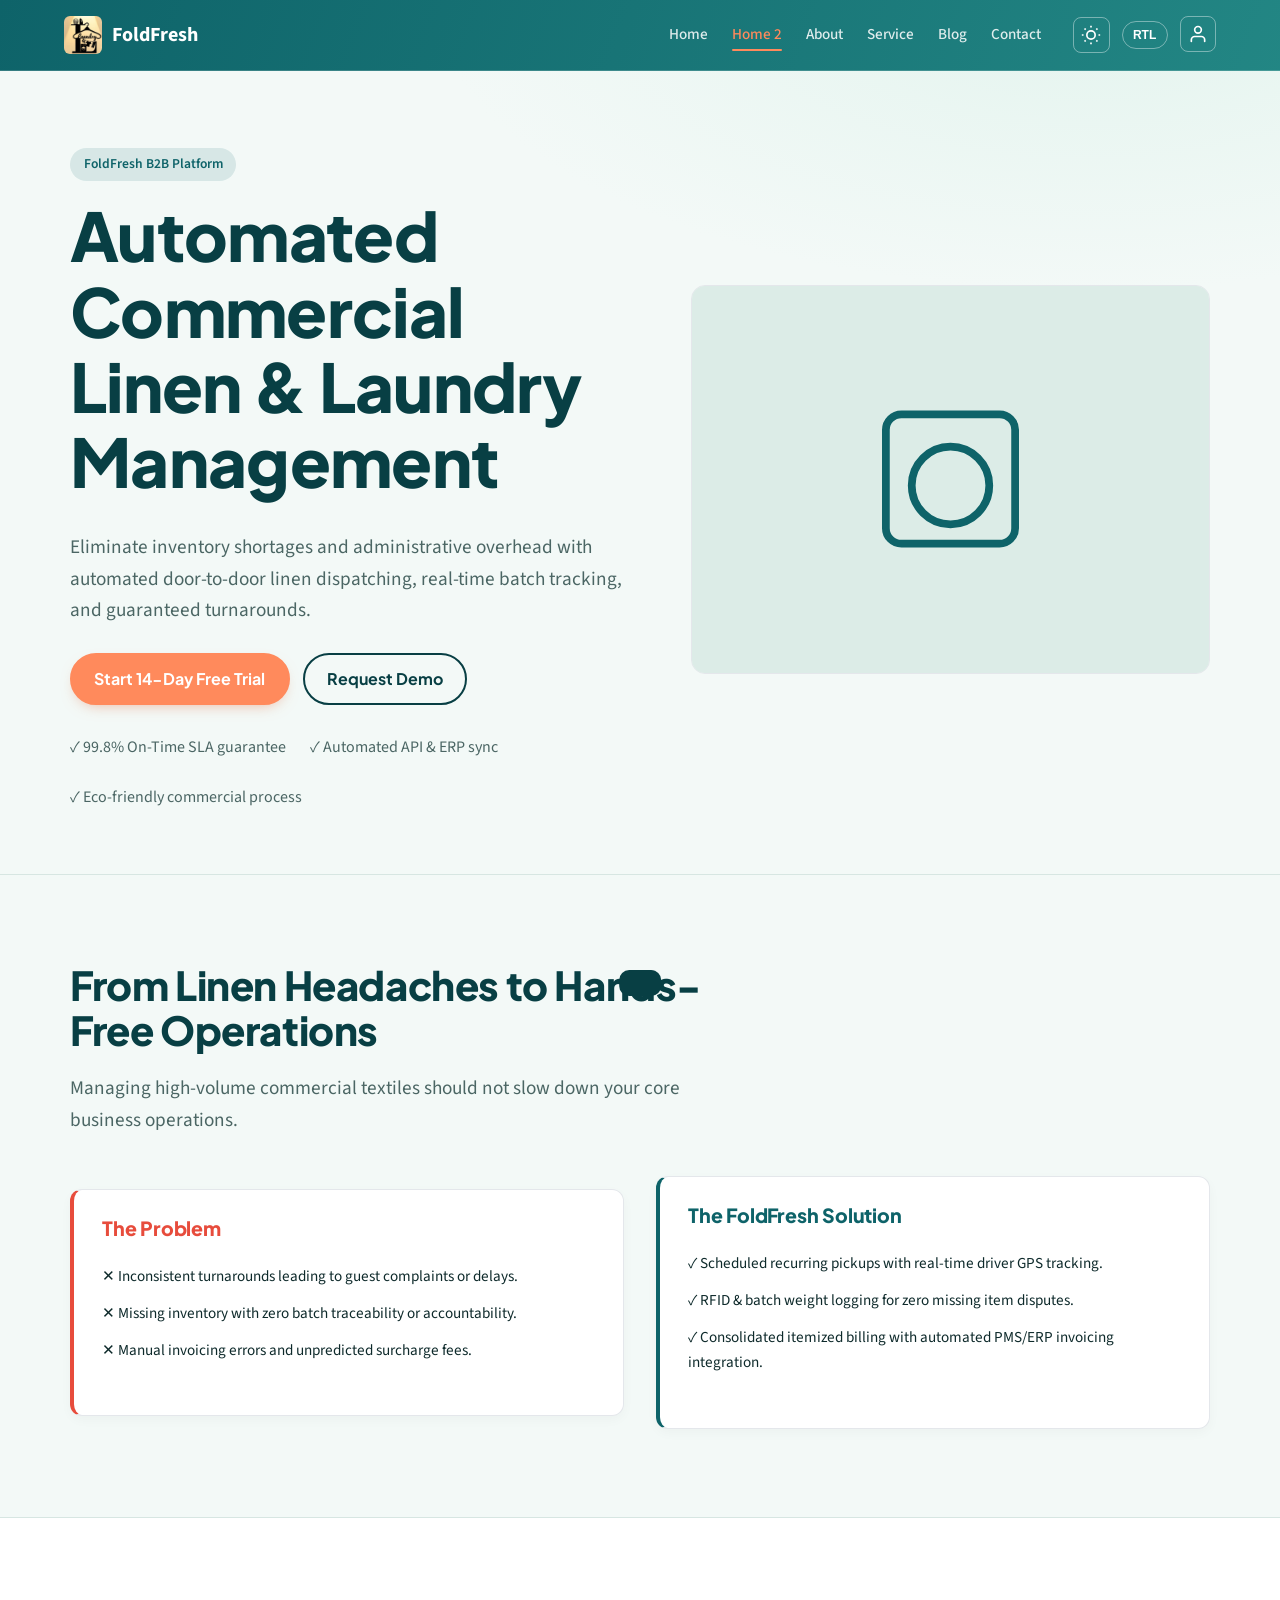
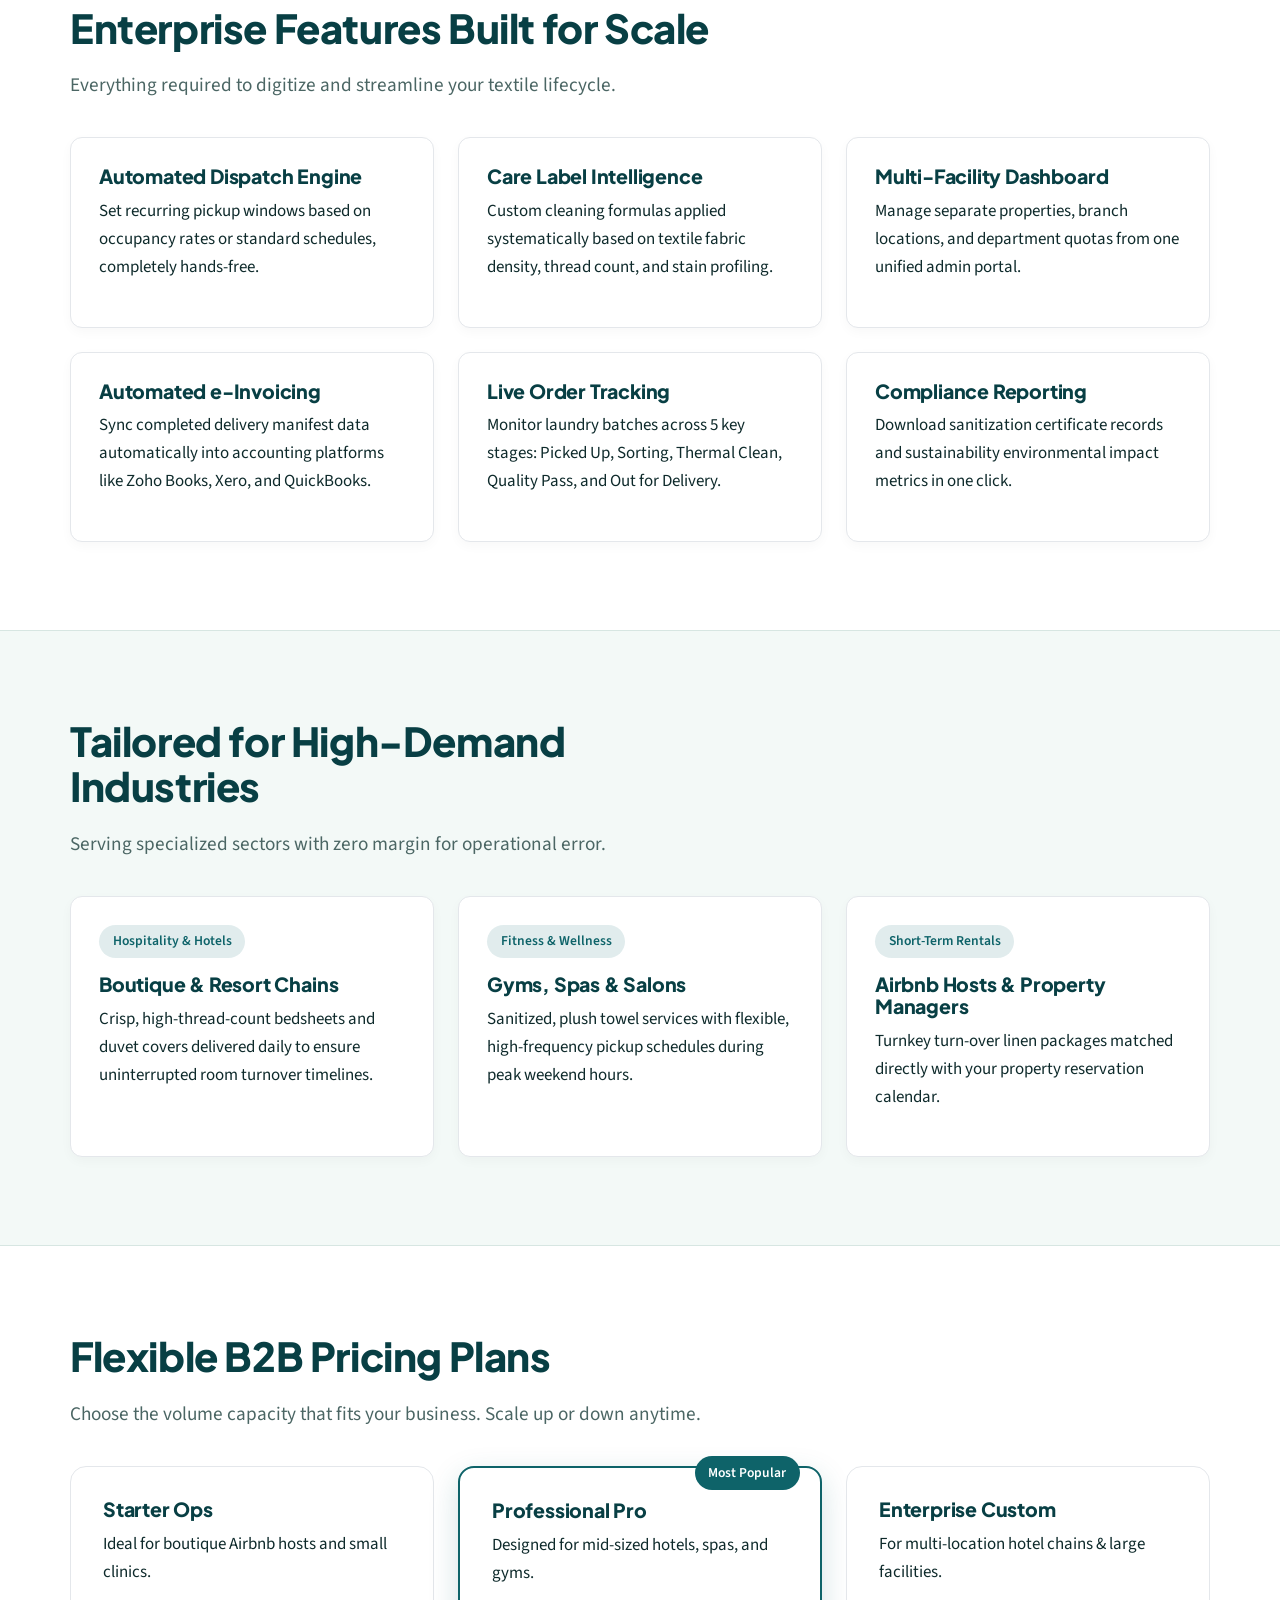
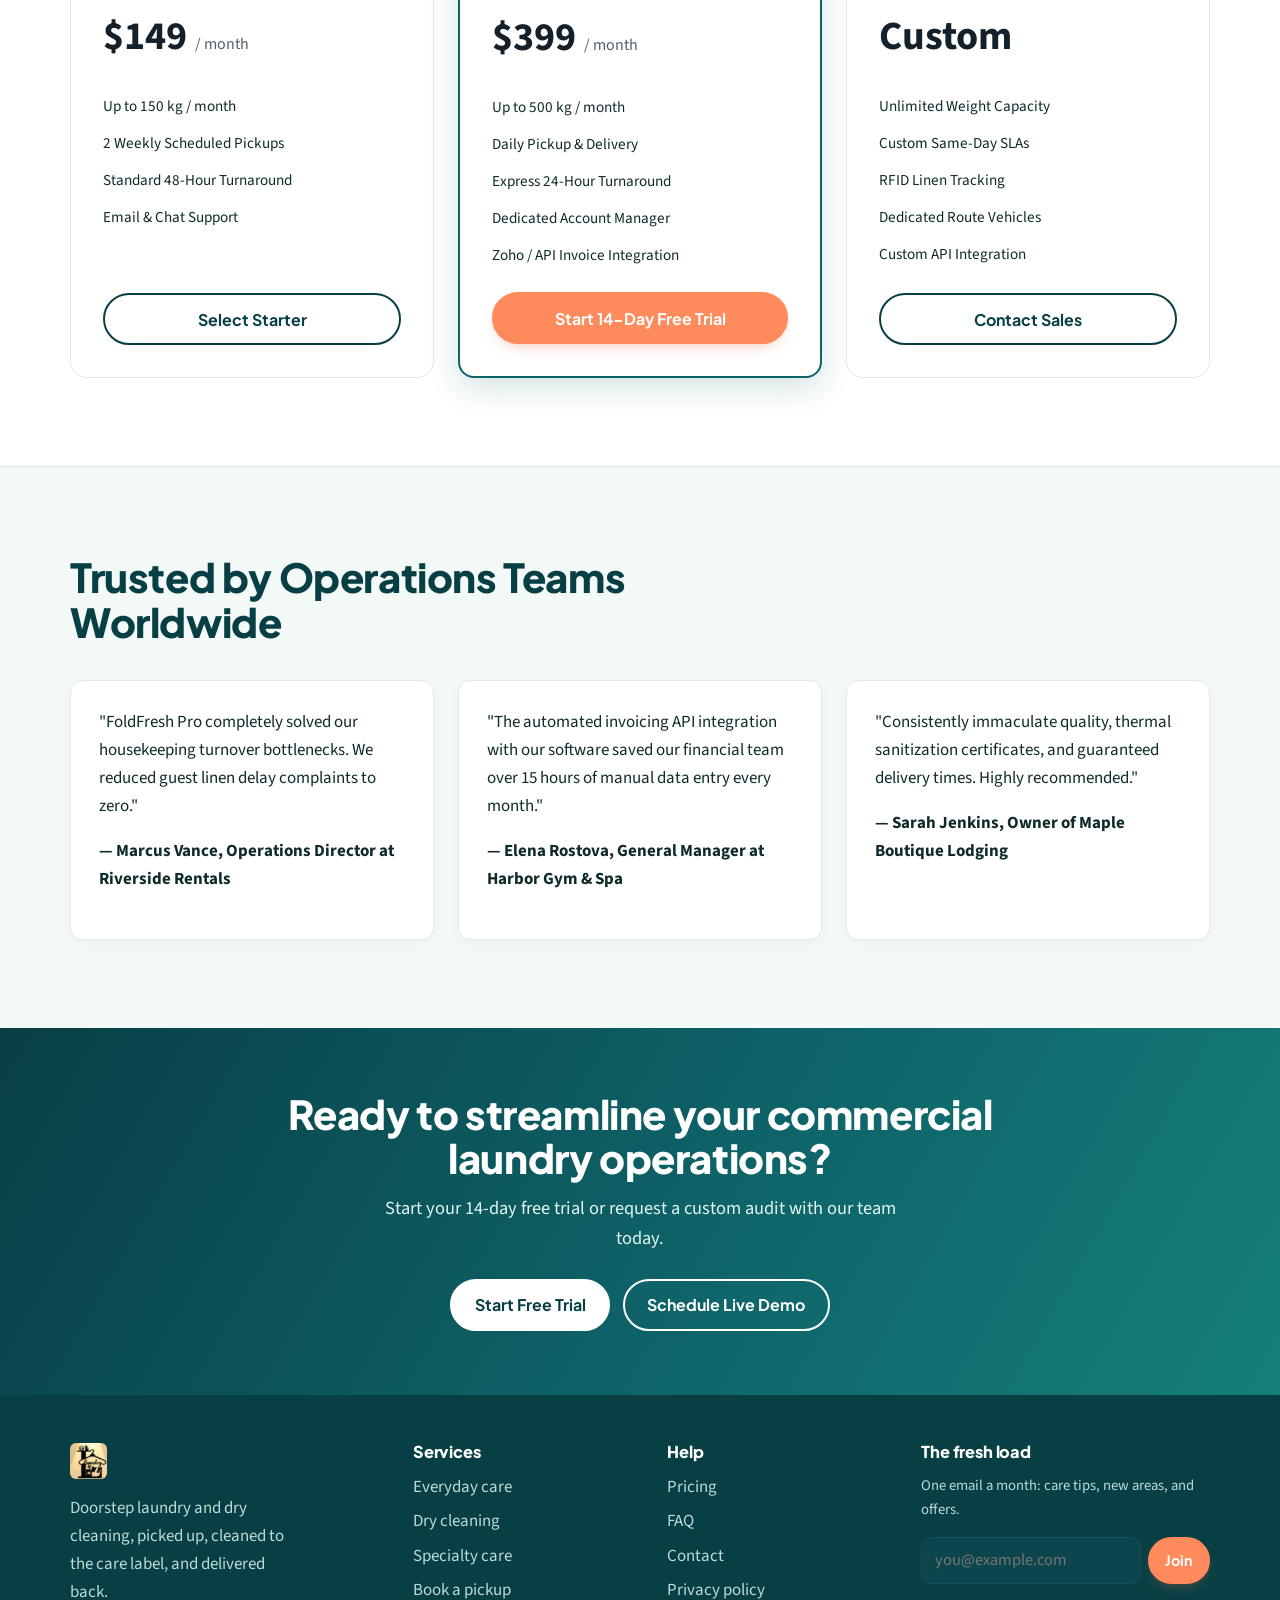
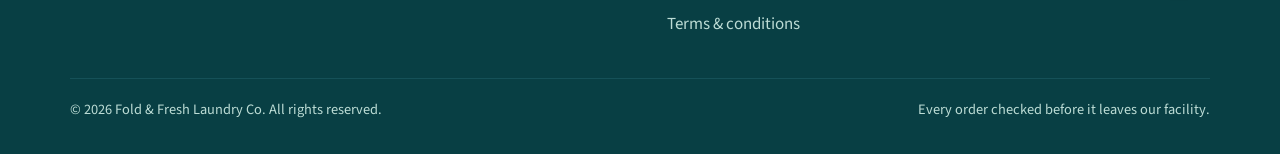
<file: home-niche.html>
<!doctype html>
<html lang="en" data-theme="light" dir="ltr">
<head>
<meta charset="utf-8">
<meta name="viewport" content="width=device-width,initial-scale=1">
<title>Fold & Fresh Pro | B2B Commercial Laundry & Linen Operations Platform</title>
<meta name="description" content="Automated laundry management software and scheduled B2B linen services for hotels, gyms, Airbnb hosts, and enterprise facilities.">
<link rel="icon" href="assets/favicon.svg" type="image/svg+xml">
<link rel="stylesheet" href="css/style.css">
<style>
  /* --- BASE & UTILITY REUSE STYLES --- */
  :root {
    --header-bg: linear-gradient(110deg,#0E6369 0%,#3BB0A4 100%);
    --text-main: #14212b;
    --text-muted: #52606d;
    --accent-color: #0E6369;
    --border-color: #e4e7eb;
    --dropdown-bg: #ffffff;
    --drawer-bg: #ffffff;
    --hover-bg: rgba(0, 0, 0, 0.05);
    --card-bg: #ffffff;
    --contrast: #ff8a5c;
  }

  html[data-theme="dark"] {
    --header-bg: linear-gradient(110deg,#082f33 0%,#0E6369 100%);
    --text-main: #f5efe6;
    --text-muted: #9aa5b1;
    --accent-color: #3BB0A4;
    --border-color: #2a363f;
    --dropdown-bg: #1a232a;
    --drawer-bg: #12181b;
    --hover-bg: rgba(255, 255, 255, 0.08);
    --card-bg: #1a232a;
  }

  /* --- HEADER & NAVIGATION CSS --- */
  .site-header {
    position: sticky;
    top: 0;
    width: 100%;
    background: var(--header-bg);
    background-size: 220% 220%;
    animation: ffHeaderShift 14s ease infinite;
    border-bottom: 1px solid rgba(255,255,255,.16);
    z-index: 1000;
    transition: border-color 0.3s ease;
  }
  @keyframes ffHeaderShift{0%{background-position:0% 50%}50%{background-position:100% 50%}100%{background-position:0% 50%}}
  .site-header .logo,.site-header .logo-text,.site-header .nav-toggle span{color:#fff}
  .site-header .nav-links a{color:rgba(255,255,255,.86)}
  .site-header .nav-links a:hover,.site-header .nav-links a.is-active{color:var(--contrast)}
  .site-header .icon-btn,.site-header .pill-toggle-btn{border-color:rgba(255,255,255,.4);color:#fff}
  .site-header .icon-btn:hover,.site-header .pill-toggle-btn:hover{background:rgba(255,255,255,.18)}
  .site-header .nav-toggle span{background-color:#fff}
  @media(prefers-reduced-motion:reduce){.site-header{animation:none}}

  .header-wrap {
    display: flex;
    align-items: center;
    justify-content: space-between;
    height: 70px;
    padding: 0 1.5rem;
    max-width: 1200px;
    margin: 0 auto;
  }

  .logo {
    display: flex;
    align-items: center;
    gap: 0.6rem;
    text-decoration: none;
    font-weight: 700;
    font-size: 1.25rem;
    color: var(--text-main);
  }

  .nav-container { display: flex; align-items: center; }
  .nav-menu-drawer { display: flex; align-items: center; gap: 2rem; }
  .nav-links { display: flex; align-items: center; gap: 1.5rem; list-style: none; margin: 0; padding: 0; }
  .nav-links a { text-decoration: none; color: var(--text-muted); font-weight: 500; font-size: 0.95rem; }
  .nav-links a:hover, .nav-links a.is-active { color: var(--accent-color); }
  .header-actions { display: flex; align-items: center; gap: 0.75rem; }

  .icon-btn {
    background: transparent;
    border: 1px solid var(--border-color);
    color: var(--text-main);
    border-radius: 8px;
    padding: 0.45rem;
    cursor: pointer;
    display: inline-flex;
    align-items: center;
    justify-content: center;
  }

  .theme-toggle .moon-icon { display: none; }
  html[data-theme="dark"] .theme-toggle .sun-icon { display: none; }
  html[data-theme="dark"] .theme-toggle .moon-icon { display: block; }

  .pill-toggle-btn {
    background: transparent;
    border: 1px solid var(--border-color);
    color: var(--text-main);
    font-weight: 600;
    font-size: 0.75rem;
    padding: 0.35rem 0.65rem;
    border-radius: 20px;
    cursor: pointer;
  }

  .profile-dropdown-wrapper { position: relative; display: inline-block; }
  .profile-dropdown-menu {
    position: absolute;
    top: calc(100% + 10px);
    right: 0;
    width: 220px;
    background-color: var(--dropdown-bg);
    border: 1px solid var(--border-color);
    border-radius: 10px;
    box-shadow: 0 10px 25px rgba(0, 0, 0, 0.12);
    display: none;
    flex-direction: column;
    z-index: 1005;
  }
  html[dir="rtl"] .profile-dropdown-menu { right: auto; left: 0; }
  .profile-dropdown-menu.is-open { display: flex; }
  .dropdown-header { padding: 0.85rem 1rem; border-bottom: 1px solid var(--border-color); }
  .dropdown-header h4 { margin: 0; font-size: 0.95rem; color: var(--text-main); }
  .dropdown-header p { margin: 0.2rem 0 0; font-size: 0.75rem; color: var(--text-muted); }
  .dropdown-links { list-style: none; margin: 0; padding: 0.4rem 0; }
  .dropdown-links li a { display: block; padding: 0.5rem 1rem; text-decoration: none; font-size: 0.85rem; color: var(--text-main); }
  .dropdown-links li a:hover { background-color: var(--hover-bg); }

  .nav-toggle { display: none; background: none; border: none; cursor: pointer; flex-direction: column; gap: 5px; }
  .nav-toggle span { display: block; width: 22px; height: 2px; background-color: var(--text-main); }

  @media (max-width: 868px) {
    .nav-toggle { display: flex; }
    .nav-menu-drawer {
      position: fixed;
      top: 70px;
      right: -100%;
      width: 280px;
      height: calc(100vh - 70px);
      background-color: var(--drawer-bg);
      border-left: 1px solid var(--border-color);
      flex-direction: column;
      align-items: flex-start;
      padding: 2rem 1.5rem;
      transition: right 0.3s ease;
    }
    .nav-menu-drawer.is-open { right: 0; }
    .nav-links { flex-direction: column; align-items: flex-start; width: 100%; }
    .header-actions { width: 100%; flex-wrap: wrap; padding-top: 1.5rem; border-top: 1px solid var(--border-color); }
    .profile-dropdown-menu { position: static; width: 100%; box-shadow: none; }
  }

  /* --- HOME 2 NICHE PAGE SPECIFIC STYLES --- */
  .badge {
    display: inline-block;
    padding: 0.35rem 0.85rem;
    background: rgba(14, 99, 105, 0.12);
    color: var(--accent-color);
    font-weight: 600;
    font-size: 0.85rem;
    border-radius: 20px;
    margin-bottom: 1rem;
  }

  .grid-3 {
    display: grid;
    grid-template-columns: repeat(3, 1fr);
    gap: 1.5rem;
    margin-top: 2rem;
  }

  .grid-2 {
    display: grid;
    grid-template-columns: repeat(2, 1fr);
    gap: 2rem;
    align-items: center;
  }

  .niche-card {
    background: var(--card-bg);
    border: 1px solid var(--border-color);
    border-radius: 12px;
    padding: 1.75rem;
    box-shadow: 0 4px 12px rgba(0,0,0,0.03);
    transition: transform 0.2s ease;
  }

  .niche-card:hover { transform: translateY(-3px); }

  .pricing-card {
    background: var(--card-bg);
    border: 1px solid var(--border-color);
    border-radius: 16px;
    padding: 2rem;
    position: relative;
    display: flex;
    flex-direction: column;
    justify-content: space-between;
  }

  .pricing-card.featured {
    border: 2px solid var(--accent-color);
    box-shadow: 0 10px 30px rgba(14, 99, 105, 0.18);
  }

  .price-tag { font-size: 2.5rem; font-weight: 700; color: var(--text-main); margin: 1rem 0; }
  .price-tag span { font-size: 1rem; font-weight: 400; color: var(--text-muted); }

  .feature-check-list { list-style: none; padding: 0; margin: 1.5rem 0; }
  .feature-check-list li { margin-bottom: 0.75rem; display: flex; align-items: center; gap: 0.5rem; font-size: 0.95rem; }

  @media (max-width: 868px) {
    .grid-3, .grid-2 { grid-template-columns: 1fr; }
  }
</style>
</head>
<body data-page="home-niche">
<a class="skip" href="#main">Skip to content</a>

<!-- SAME SITE HEADER -->
<header class="site-header">
  <div class="wrap header-wrap">
    <a href="index.html" class="logo">
      <img src="assets/logo.png" alt="Brand Logo" width="38" height="38">
      <span class="logo-text">FoldFresh</span>
    </a>
    
    <nav class="nav-container">
      <div class="nav-menu-drawer" id="navMenuDrawer">
        <ul class="nav-links">
          <li><a href="index.html">Home</a></li>
          <li><a href="home-niche.html" class="is-active">Home 2</a></li>
          <li><a href="about.html">About</a></li>
          <li><a href="services.html">Service</a></li>
          <li><a href="blog.html">Blog</a></li>
          <li><a href="contact.html">Contact</a></li>
        </ul>

        <div class="header-actions">
          <button class="icon-btn theme-toggle" id="themeToggleBtn" aria-label="Toggle Dark/Light Mode" title="Toggle Theme">
            <svg class="sun-icon" width="20" height="20" viewBox="0 0 24 24" fill="none" stroke="currentColor" stroke-width="2"><circle cx="12" cy="12" r="5"/><path d="M12 1v2M12 21v2M4.22 4.22l1.42 1.42M18.36 18.36l1.42 1.42M1 12h2M21 12h2M4.22 19.78l1.42-1.42M18.36 5.64l1.42-1.42"/></svg>
            <svg class="moon-icon" width="20" height="20" viewBox="0 0 24 24" fill="none" stroke="currentColor" stroke-width="2"><path d="M21 12.79A9 9 0 1 1 11.21 3 7 7 0 0 0 21 12.79z"/></svg>
          </button>

          <button class="pill-toggle-btn rtl-toggle" id="rtlToggleBtn" aria-label="Toggle RTL Direction">RTL</button>

          <div class="profile-dropdown-wrapper">
            <button class="icon-btn profile-btn" id="profileDropdownBtn" aria-label="User Account Menu">
              <svg width="20" height="20" viewBox="0 0 24 24" fill="none" stroke="currentColor" stroke-width="2" stroke-linecap="round" stroke-linejoin="round">
                <path d="M20 21v-2a4 4 0 0 0-4-4H8a4 4 0 0 0-4 4v2"></path>
                <circle cx="12" cy="7" r="4"></circle>
              </svg>
            </button>

            <div class="profile-dropdown-menu" id="profileDropdownMenu">
              <div class="dropdown-header">
                <h4>FoldFresh</h4>
              </div>
              <ul class="dropdown-links">
                <li><a href="login.html">Login</a></li>
                <li><a href="login.html">Signup</a></li>
              </ul>
            </div>
          </div>
        </div>
      </div>

      <button class="nav-toggle" id="navToggleBtn" aria-label="Toggle menu" aria-expanded="false">
        <span></span><span></span><span></span>
      </button>
    </nav>
  </div>
</header>

<main id="main">

  <!-- 1. PRODUCT / NICHE HERO -->
  <section class="hero">
    <div class="wrap hero-grid">
      <div>
        <span class="badge">FoldFresh B2B Platform</span>
        <h1>Automated Commercial Linen &amp; Laundry Management</h1>
        <p class="lead">Eliminate inventory shortages and administrative overhead with automated door-to-door linen dispatching, real-time batch tracking, and guaranteed turnarounds.</p>
        <div class="cta-row">
          <a class="btn" href="#pricing">Start 14-Day Free Trial</a>
          <a class="btn btn-ghost" href="contact.html">Request Demo</a>
        </div>
        <ul class="hero-facts">
          <li>✓ 99.8% On-Time SLA guarantee</li>
          <li>✓ Automated API &amp; ERP sync</li>
          <li>✓ Eco-friendly commercial process</li>
        </ul>
      </div>
      <div>
        <img src="https://images.unsplash.com/photo-1582735689369-4fe89db7114c?auto=format&fit=crop&w=1000&q=70" alt="Commercial laundry operations interface" style="border:1.5px solid var(--border-color);border-radius:14px;aspect-ratio:4/3;object-fit:cover;width:100%">
      </div>
    </div>
  </section>

  <!-- 2. PROBLEM → SOLUTION SECTION -->
  <section class="section">
    <div class="wrap">
      <div class="section-head text-center">
        <h2>From Linen Headaches to Hands-Free Operations</h2>
        <p class="lead">Managing high-volume commercial textiles should not slow down your core business operations.</p>
      </div>

      <div class="grid-2" style="margin-top:2.5rem;">
        <div class="niche-card" style="border-left: 4px solid #e74c3c;">
          <h3 style="color:#e74c3c;">The Problem</h3>
          <ul class="feature-check-list">
            <li>✕ Inconsistent turnarounds leading to guest complaints or delays.</li>
            <li>✕ Missing inventory with zero batch traceability or accountability.</li>
            <li>✕ Manual invoicing errors and unpredicted surcharge fees.</li>
          </ul>
        </div>

        <div class="niche-card" style="border-left: 4px solid var(--accent-color);">
          <h3 style="color:var(--accent-color);">The FoldFresh Solution</h3>
          <ul class="feature-check-list">
            <li>✓ Scheduled recurring pickups with real-time driver GPS tracking.</li>
            <li>✓ RFID &amp; batch weight logging for zero missing item disputes.</li>
            <li>✓ Consolidated itemized billing with automated PMS/ERP invoicing integration.</li>
          </ul>
        </div>
      </div>
    </div>
  </section>

  <!-- 3. FEATURE HIGHLIGHTS -->
  <section class="section alt">
    <div class="wrap">
      <div class="section-head">
        <h2>Enterprise Features Built for Scale</h2>
        <p class="lead">Everything required to digitize and streamline your textile lifecycle.</p>
      </div>

      <div class="grid-3">
        <div class="niche-card">
          <h3>Automated Dispatch Engine</h3>
          <p>Set recurring pickup windows based on occupancy rates or standard schedules, completely hands-free.</p>
        </div>
        <div class="niche-card">
          <h3>Care Label Intelligence</h3>
          <p>Custom cleaning formulas applied systematically based on textile fabric density, thread count, and stain profiling.</p>
        </div>
        <div class="niche-card">
          <h3>Multi-Facility Dashboard</h3>
          <p>Manage separate properties, branch locations, and department quotas from one unified admin portal.</p>
        </div>
        <div class="niche-card">
          <h3>Automated e-Invoicing</h3>
          <p>Sync completed delivery manifest data automatically into accounting platforms like Zoho Books, Xero, and QuickBooks.</p>
        </div>
        <div class="niche-card">
          <h3>Live Order Tracking</h3>
          <p>Monitor laundry batches across 5 key stages: Picked Up, Sorting, Thermal Clean, Quality Pass, and Out for Delivery.</p>
        </div>
        <div class="niche-card">
          <h3>Compliance Reporting</h3>
          <p>Download sanitization certificate records and sustainability environmental impact metrics in one click.</p>
        </div>
      </div>
    </div>
  </section>

  <!-- 4. USE CASES / INDUSTRIES -->
  <section class="section">
    <div class="wrap">
      <div class="section-head">
        <h2>Tailored for High-Demand Industries</h2>
        <p class="lead">Serving specialized sectors with zero margin for operational error.</p>
      </div>

      <div class="grid-3">
        <div class="niche-card">
          <span class="badge">Hospitality &amp; Hotels</span>
          <h3>Boutique &amp; Resort Chains</h3>
          <p>Crisp, high-thread-count bedsheets and duvet covers delivered daily to ensure uninterrupted room turnover timelines.</p>
        </div>
        <div class="niche-card">
          <span class="badge">Fitness &amp; Wellness</span>
          <h3>Gyms, Spas &amp; Salons</h3>
          <p>Sanitized, plush towel services with flexible, high-frequency pickup schedules during peak weekend hours.</p>
        </div>
        <div class="niche-card">
          <span class="badge">Short-Term Rentals</span>
          <h3>Airbnb Hosts &amp; Property Managers</h3>
          <p>Turnkey turn-over linen packages matched directly with your property reservation calendar.</p>
        </div>
      </div>
    </div>
  </section>

  <!-- 5. PRICING TEASER -->
  <section class="section alt" id="pricing">
    <div class="wrap">
      <div class="section-head text-center">
        <h2>Flexible B2B Pricing Plans</h2>
        <p class="lead">Choose the volume capacity that fits your business. Scale up or down anytime.</p>
      </div>

      <div class="grid-3">
        <div class="pricing-card">
          <div>
            <h3>Starter Ops</h3>
            <p>Ideal for boutique Airbnb hosts and small clinics.</p>
            <div class="price-tag">$149 <span>/ month</span></div>
            <ul class="feature-check-list">
              <li>Up to 150 kg / month</li>
              <li>2 Weekly Scheduled Pickups</li>
              <li>Standard 48-Hour Turnaround</li>
              <li>Email &amp; Chat Support</li>
            </ul>
          </div>
          <a href="book.html" class="btn btn-ghost" style="width:100%;text-align:center;">Select Starter</a>
        </div>

        <div class="pricing-card featured">
          <div>
            <span class="badge" style="position:absolute;top:-12px;right:20px;background:var(--accent-color);color:#fff;">Most Popular</span>
            <h3>Professional Pro</h3>
            <p>Designed for mid-sized hotels, spas, and gyms.</p>
            <div class="price-tag">$399 <span>/ month</span></div>
            <ul class="feature-check-list">
              <li>Up to 500 kg / month</li>
              <li>Daily Pickup &amp; Delivery</li>
              <li>Express 24-Hour Turnaround</li>
              <li>Dedicated Account Manager</li>
              <li>Zoho / API Invoice Integration</li>
            </ul>
          </div>
          <a href="book.html" class="btn" style="width:100%;text-align:center;">Start 14-Day Free Trial</a>
        </div>

        <div class="pricing-card">
          <div>
            <h3>Enterprise Custom</h3>
            <p>For multi-location hotel chains &amp; large facilities.</p>
            <div class="price-tag">Custom</div>
            <ul class="feature-check-list">
              <li>Unlimited Weight Capacity</li>
              <li>Custom Same-Day SLAs</li>
              <li>RFID Linen Tracking</li>
              <li>Dedicated Route Vehicles</li>
              <li>Custom API Integration</li>
            </ul>
          </div>
          <a href="contact.html" class="btn btn-ghost" style="width:100%;text-align:center;">Contact Sales</a>
        </div>
      </div>
    </div>
  </section>

  <!-- 6. TESTIMONIALS -->
  <section class="section">
    <div class="wrap">
      <div class="section-head">
        <h2>Trusted by Operations Teams Worldwide</h2>
      </div>

      <div class="grid-3">
        <div class="niche-card">
          <p>"FoldFresh Pro completely solved our housekeeping turnover bottlenecks. We reduced guest linen delay complaints to zero."</p>
          <p style="margin-top:1rem;font-weight:700;">— Marcus Vance, Operations Director at Riverside Rentals</p>
        </div>
        <div class="niche-card">
          <p>"The automated invoicing API integration with our software saved our financial team over 15 hours of manual data entry every month."</p>
          <p style="margin-top:1rem;font-weight:700;">— Elena Rostova, General Manager at Harbor Gym &amp; Spa</p>
        </div>
        <div class="niche-card">
          <p>"Consistently immaculate quality, thermal sanitization certificates, and guaranteed delivery times. Highly recommended."</p>
          <p style="margin-top:1rem;font-weight:700;">— Sarah Jenkins, Owner of Maple Boutique Lodging</p>
        </div>
      </div>
    </div>
  </section>

  <!-- 7. DEMO / TRIAL CTA BAND -->
  <section class="cta-band">
    <div class="wrap text-center">
      <h2>Ready to streamline your commercial laundry operations?</h2>
      <p class="lead" style="margin-bottom:1.5rem;opacity:0.9;">Start your 14-day free trial or request a custom audit with our team today.</p>
      <div class="cta-row" style="margin:0;justify-content:center;">
        <a class="btn btn-dark" href="#pricing">Start Free Trial</a>
        <a class="btn btn-ghost" href="contact.html" style="border-color:#fff;color:#fff">Schedule Live Demo</a>
      </div>
    </div>
  </section>

</main>

<!-- SAME SITE FOOTER PLACEHOLDER -->
<div id="site-footer"></div>

<script src="js/data.js"></script>
<script src="js/main.js"></script>
<script src="js/pages.js"></script>
</body>
</html>
</file>
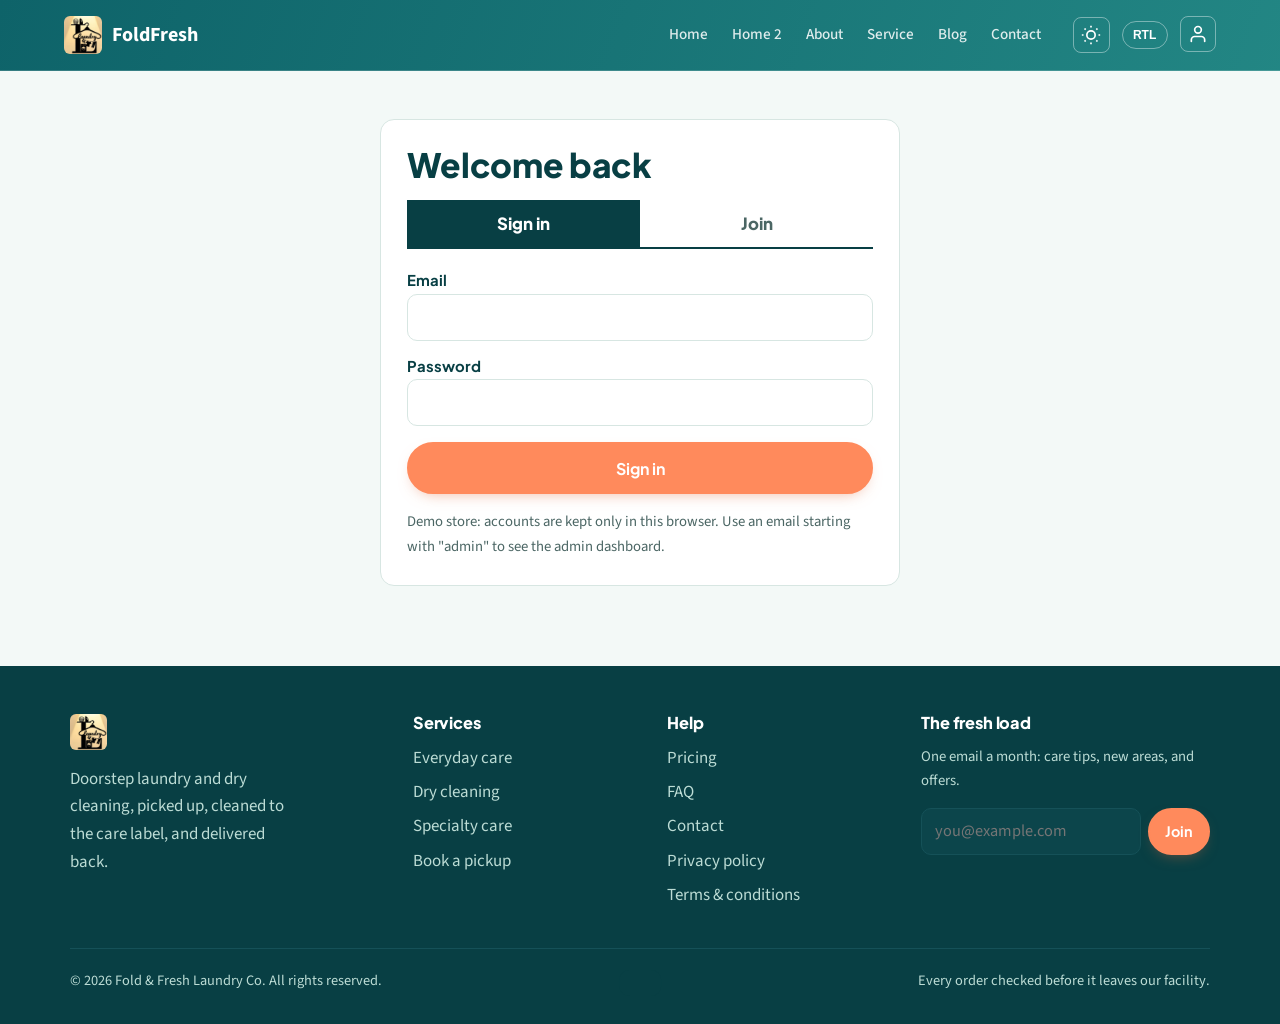
<file: login.html>
<!doctype html>
<html lang="en">
<head>
<meta charset="utf-8">
<meta name="viewport" content="width=device-width,initial-scale=1">
<title>Sign in or join | Fold & Fresh</title>
<meta name="description" content="Sign in or create a Fold & Fresh account to track orders and manage bookings.">
<link rel="icon" href="assets/favicon.svg" type="image/svg+xml">
<link rel="stylesheet" href="css/style.css">
</head>
<body data-page="login">
<a class="skip" href="#main">Skip to content</a>
<div id="site-header"></div>
<main id="main">

<div class="wrap"><div class="auth panel"><h1 id="authTitle" style="font-size:2.1rem">Welcome back</h1>
<div class="tabs" role="tablist"><button role="tab" data-m="in" aria-selected="true">Sign in</button><button role="tab" data-m="up" aria-selected="false">Join</button></div>
<form id="authForm" novalidate>
<div class="field" data-up hidden><label for="fname">Full name</label><input id="fname" autocomplete="name" required disabled data-msg="Please enter your name."><div class="err"></div></div>
<div class="field"><label for="email">Email</label><input id="email" type="email" required autocomplete="email" data-msg="Enter a valid email address."><div class="err"></div></div>
<div class="field"><label for="pw">Password</label><input id="pw" type="password" required minlength="6" autocomplete="current-password" data-msg="Use at least 6 characters."><div class="err"></div></div>
<div class="field" data-up hidden><label for="pw2">Confirm password</label><input id="pw2" type="password" required disabled autocomplete="new-password"><div class="err"></div></div>
<div class="field" data-up hidden><label style="display:flex;gap:.6rem;font:500 1rem var(--fb);color:var(--ink)"><input type="checkbox" required disabled data-msg="Please accept the terms to continue."> I accept the <a href="terms.html">terms</a> and <a href="privacy.html">privacy policy</a>.</label><div class="err"></div></div>
<button class="btn" style="width:100%" type="submit" id="authGo">Sign in</button></form>
<p class="muted small" style="margin:1rem 0 0">Demo store: accounts are kept only in this browser. Use an email starting with "admin" to see the admin dashboard.</p></div></div>

</main>
<div id="site-footer"></div>
<script src="js/data.js"></script>
<script src="js/main.js"></script>
<script src="js/pages.js"></script>
</body>
</html>
</file>
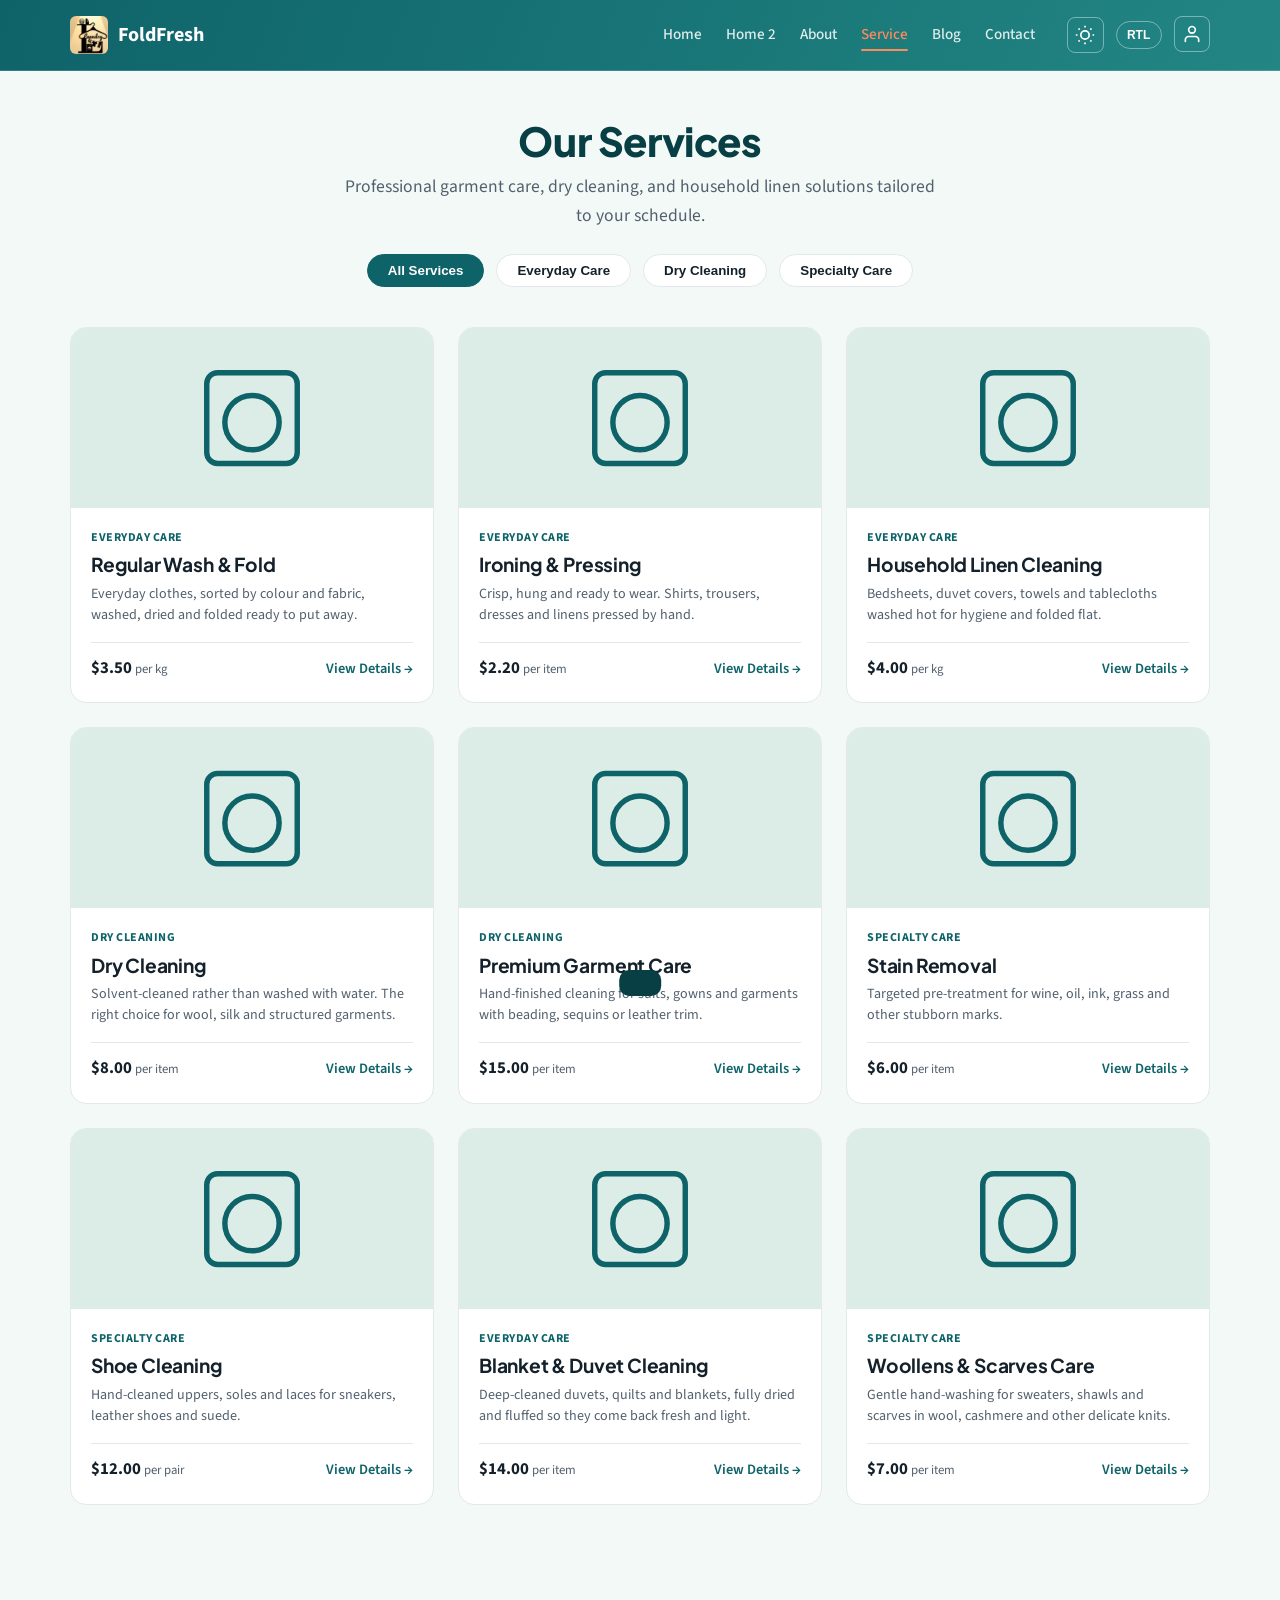
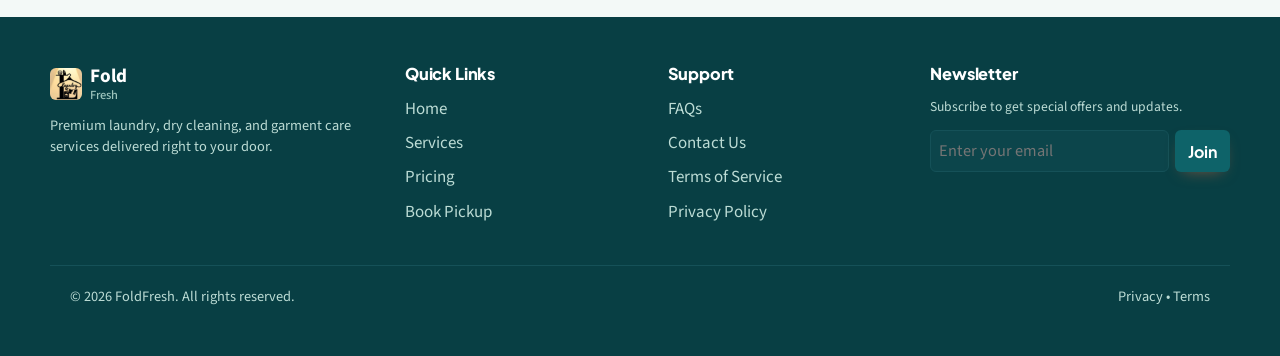
<file: services.html>
<!doctype html>
<html lang="en" data-theme="light" dir="ltr">
<head>
<meta charset="utf-8">
<meta name="viewport" content="width=device-width,initial-scale=1">
<title>Our Services | FoldFresh</title>
<link rel="icon" href="assets/favicon.svg" type="image/svg+xml">
<link rel="stylesheet" href="css/style.css">
<style>
  :root{--bg:#f3f9f7;--panel:#ffffff;--ink:#0e2a2b;--ink2:#4b6664;--teal:#0E6369;--teal-d:#083f44;--aqua:#3BB0A4;--coral:#ff8a5c;--coral-d:#e26a3d;--line:#d7e6e2;--ok:#2f8f5b;--warn:#c96a1f;--bad:#d1493f;--r:14px;--wrap:1180px;--fh:'Plus Jakarta Sans',system-ui,sans-serif;--fb:'Source Sans 3',system-ui,sans-serif}
html{scroll-behavior:smooth;scroll-padding-top:84px}
body{margin:0;background:var(--bg);color:var(--ink);font:400 1.06rem/1.65 var(--fb);-webkit-font-smoothing:antialiased}
img{max-width:100%;display:block}a{color:inherit}
h1,h2,h3,h4{font-family:var(--fh);line-height:1.12;margin:0 0 .5em;letter-spacing:-.01em;font-weight:800;color:var(--teal-d)}
h1{font-size:clamp(2.4rem,5.4vw,4.2rem)}h2{font-size:clamp(1.7rem,3.2vw,2.5rem)}h3{font-size:1.22rem}h4{font-size:1.02rem}
p{margin:0 0 1em}
.wrap{max-width:var(--wrap);margin:0 auto;padding:0 1.25rem}
  .section { padding: 3rem 0; }
  
  /* Filter Buttons */
  .filter-bar { display: flex; gap: 0.75rem; justify-content: center; flex-wrap: wrap; margin-bottom: 2.5rem; }
  .filter-btn { background: var(--card-bg); border: 1px solid var(--border-color); color: var(--text-main); padding: 0.5rem 1.25rem; border-radius: 20px; font-weight: 600; cursor: pointer; transition: all 0.2s ease; }
  .filter-btn.active, .filter-btn:hover { background: var(--accent-color); color: #ffffff; border-color: var(--accent-color); }

  /* Services Grid */
  .services-grid { display: grid; grid-template-columns: repeat(3, 1fr); gap: 1.5rem; }
  @media (max-width: 900px) { .services-grid { grid-template-columns: repeat(2, 1fr); } }
  @media (max-width: 600px) { .services-grid { grid-template-columns: 1fr; } }

  .service-card { background: var(--card-bg); border: 1px solid var(--border-color); border-radius: 16px; overflow: hidden; display: flex; flex-direction: column; transition: transform 0.2s ease, box-shadow 0.2s ease; }
  .service-card:hover { transform: translateY(-4px); box-shadow: 0 8px 20px rgba(0,0,0,0.06); }
  .card-img { width: 100%; height: 180px; object-fit: cover; }
  .card-body { padding: 1.25rem; display: flex; flex-direction: column; flex-grow: 1; }
  .card-cat { font-size: 0.75rem; font-weight: 700; color: var(--accent-color); text-transform: uppercase; letter-spacing: 0.5px; margin-bottom: 0.4rem; }
  .card-title { font-size: 1.2rem; font-weight: 700; color: var(--text-main); margin: 0 0 0.5rem 0; }
  .card-desc { font-size: 0.88rem; color: var(--text-muted); line-height: 1.5; margin: 0 0 1rem 0; flex-grow: 1; }
  .card-meta { display: flex; justify-content: space-between; align-items: center; border-top: 1px solid var(--border-color); padding-top: 0.75rem; margin-top: auto; }
  .card-price { font-size: 1.05rem; font-weight: 700; color: var(--text-main); }
  .card-link { color: var(--accent-color); font-weight: 600; text-decoration: none; font-size: 0.9rem; }
  .card-link:hover { text-decoration: underline; }

  /* Footer Styling */
  .site-footer { background: var(--teal-d); color: #bcdcd5; padding: 0 0 2rem; margin-top: 4rem; }
  .fgrid4 { display: grid; grid-template-columns: 1.4fr 1fr 1fr 1.3fr; gap: 2rem; padding: 3rem 0 2rem; }
  @media (max-width: 850px) { .fgrid4 { grid-template-columns: 1fr 1fr; } }
  @media (max-width: 520px) { .fgrid4 { grid-template-columns: 1fr; } }
  .site-footer h4 { color: #fff; margin-bottom: .8rem; margin-top: 0; }
  .site-footer ul { list-style: none; padding: 0; margin: 0; }
  .site-footer li { margin-bottom: .4rem; }
  .site-footer a { text-decoration: none; color: #bcdcd5; transition: color 0.2s; }
  .site-footer a:hover { color: var(--coral); }
  .site-footer .logo b { color: #fff; }
  .site-footer .logo small { color: #9cc4bc; }
  .nl { display: flex; gap: .4rem; }
  .nl input { border-color: #155158; background: #0c454b; color: #fff; border: 1px solid #155158; padding: 0.5rem; border-radius: 6px; width: 100%; }
  .legal { border-top: 1px solid #155158; padding-top: 1.2rem; font-size: .9rem; display: flex; justify-content: space-between; flex-wrap: wrap; gap: .6rem; }
</style>
</head>
<body>

<!-- UPDATED NAVBAR -->
<header class="site-header">
  <div class="wrap header-wrap">
    <a href="index.html" class="logo">
      <img src="assets/logo.png" alt="Brand Logo" width="38" height="38">
      <span class="logo-text">FoldFresh</span>
    </a>
    
    <nav class="nav-container">
      <div class="nav-menu-drawer" id="navMenuDrawer">
        <ul class="nav-links">
          <li><a href="index.html" >Home</a></li>
          <li><a href="home-niche.html">Home 2</a></li>
          <li><a href="about.html">About</a></li>
          <li><a href="services.html" class="is-active">Service</a></li>
          <li><a href="blog.html">Blog</a></li>
          <li><a href="contact.html">Contact</a></li>
        </ul>

        <div class="header-actions">
          <button class="icon-btn theme-toggle" id="themeToggleBtn" aria-label="Toggle Dark/Light Mode" title="Toggle Theme">
            <svg class="sun-icon" width="20" height="20" viewBox="0 0 24 24" fill="none" stroke="currentColor" stroke-width="2"><circle cx="12" cy="12" r="5"/><path d="M12 1v2M12 21v2M4.22 4.22l1.42 1.42M18.36 18.36l1.42 1.42M1 12h2M21 12h2M4.22 19.78l1.42-1.42M18.36 5.64l1.42-1.42"/></svg>
            <svg class="moon-icon" width="20" height="20" viewBox="0 0 24 24" fill="none" stroke="currentColor" stroke-width="2"><path d="M21 12.79A9 9 0 1 1 11.21 3 7 7 0 0 0 21 12.79z"/></svg>
          </button>

          <button class="pill-toggle-btn rtl-toggle" id="rtlToggleBtn" aria-label="Toggle RTL Direction">RTL</button>

          <div class="profile-dropdown-wrapper">
            <button class="icon-btn profile-btn" id="profileDropdownBtn" aria-label="User Account Menu">
              <svg width="20" height="20" viewBox="0 0 24 24" fill="none" stroke="currentColor" stroke-width="2" stroke-linecap="round" stroke-linejoin="round">
                <path d="M20 21v-2a4 4 0 0 0-4-4H8a4 4 0 0 0-4 4v2"></path>
                <circle cx="12" cy="7" r="4"></circle>
              </svg>
            </button>

            <div class="profile-dropdown-menu" id="profileDropdownMenu">
              <div class="dropdown-header">
                <h4>FoldFresh</h4>
                
              </div>
              <ul class="dropdown-links">
                <li><a href="login.html">Login</a></li>
                <li><a href="login.html">Signup</a></li>
              </ul>
            </div>
          </div>
        </div>
      </div>

      <button class="nav-toggle" id="navToggleBtn" aria-label="Toggle menu" aria-expanded="false">
        <span></span><span></span><span></span>
      </button>
    </nav>
  </div>
</header>

<main class="wrap">
  <!-- PAGE HEADER -->
  <section style="text-align: center; padding: 3rem 0 1.5rem;">
    <h1 style="font-size: 2.5rem; margin: 0 0 0.5rem 0;">Our Services</h1>
    <p style="color: var(--text-muted); font-size: 1.1rem; max-width: 600px; margin: 0 auto;">
      Professional garment care, dry cleaning, and household linen solutions tailored to your schedule.
    </p>
  </section>

  <!-- CATEGORY FILTER TABS -->
  <div class="filter-bar" id="filterBar">
    <button class="filter-btn active" data-cat="all">All Services</button>
    <button class="filter-btn" data-cat="everyday">Everyday Care</button>
    <button class="filter-btn" data-cat="dryclean">Dry Cleaning</button>
    <button class="filter-btn" data-cat="specialty">Specialty Care</button>
  </div>

  <!-- SERVICES LISTING GRID -->
  <section class="section" style="padding-top: 0;">
    <div class="services-grid" id="servicesGrid"></div>
  </section>
</main>

<!-- FOOTER -->
<footer class="site-footer">
  <div class="wrap fgrid4">
    <div class="footer-col">
      <a href="index.html" class="logo" style="display: flex; align-items: center; gap: 0.5rem; text-decoration: none;">
        <img src="assets/logo.png" alt="Brand Logo" width="32" height="32">
        <span style="font-size: 1.2rem;"><b>Fold</b><small>Fresh</small></span>
      </a>
      <p style="font-size: 0.9rem; margin-top: 0.75rem; line-height: 1.5;">
        Premium laundry, dry cleaning, and garment care services delivered right to your door.
      </p>
    </div>

    <div class="footer-col">
      <h4>Quick Links</h4>
      <ul>
        <li><a href="index.html">Home</a></li>
        <li><a href="service.html">Services</a></li>
        <li><a href="pricing.html">Pricing</a></li>
        <li><a href="book.html">Book Pickup</a></li>
      </ul>
    </div>

    <div class="footer-col">
      <h4>Support</h4>
      <ul>
        <li><a href="faq.html">FAQs</a></li>
        <li><a href="contact.html">Contact Us</a></li>
        <li><a href="terms.html">Terms of Service</a></li>
        <li><a href="privacy.html">Privacy Policy</a></li>
      </ul>
    </div>

    <div class="footer-col">
      <h4>Newsletter</h4>
      <p style="font-size: 0.85rem; margin-bottom: 0.75rem;">Subscribe to get special offers and updates.</p>
      <form class="nl" onsubmit="event.preventDefault();">
        <input type="email" placeholder="Enter your email" required>
        <button type="submit" class="btn" style="background: var(--accent-color); color: #fff; border: none; padding: 0.5rem 0.8rem; border-radius: 6px; cursor: pointer;">Join</button>
      </form>
    </div>
  </div>

  <div class="wrap legal">
    <p>&copy; 2026 FoldFresh. All rights reserved.</p>
    <div>
      <a href="privacy.html">Privacy</a> &bull; <a href="terms.html">Terms</a>
    </div>
  </div>
</footer>

<script src="js/data.js"></script>
<script src="js/main.js"></script>
<script>
  document.addEventListener("DOMContentLoaded", () => {
    const servicesGrid = document.getElementById("servicesGrid");
    const filterBtns = document.querySelectorAll(".filter-btn");

    // Render Cards Function
    function renderServices(categoryFilter = "all") {
      const filtered = categoryFilter === "all" 
        ? SERVICES 
        : SERVICES.filter(s => s.cat === categoryFilter);

      servicesGrid.innerHTML = filtered.map(s => {
        const unitText = UNIT_LABEL[s.unit] || s.unit;
        const catText = CATS[s.cat] || s.cat;
        
        return `
          <div class="service-card">
            <img src="${U(s.img)}" alt="${s.name}" class="card-img" loading="lazy">
            <div class="card-body">
              <span class="card-cat">${catText}</span>
              <h3 class="card-title">${s.name}</h3>
              <p class="card-desc">${s.short}</p>
              <div class="card-meta">
                <span class="card-price">$${s.price.toFixed(2)} <small style="font-weight:normal; font-size:0.8rem; color:var(--text-muted);">${unitText}</small></span>
                <a href="service-detail.html?id=${s.id}" class="card-link">View Details &rarr;</a>
              </div>
            </div>
          </div>
        `;
      }).join('');
    }

    // Initial Render
    renderServices("all");

    // Filter Click Handlers
    filterBtns.forEach(btn => {
      btn.addEventListener("click", () => {
        filterBtns.forEach(b => b.classList.remove("active"));
        btn.classList.add("active");
        renderServices(btn.dataset.cat);
      });
    });
  });
</script>
</body>
</html>
</file>
<file: css/style.css>
@import url('https://fonts.googleapis.com/css2?family=Plus+Jakarta+Sans:wght@500;600;700;800&family=Source+Sans+3:ital,wght@0,400;0,500;0,600;1,400&display=swap');
*,*::before,*::after{box-sizing:border-box}
:root{--bg:#f3f9f7;--panel:#ffffff;--ink:#0e2a2b;--ink2:#4b6664;--teal:#0E6369;--teal-d:#083f44;--aqua:#3BB0A4;--coral:#ff8a5c;--coral-d:#e26a3d;--line:#d7e6e2;--ok:#2f8f5b;--warn:#c96a1f;--bad:#d1493f;--r:14px;--wrap:1180px;--fh:'Plus Jakarta Sans',system-ui,sans-serif;--fb:'Source Sans 3',system-ui,sans-serif;--brand-gradient:linear-gradient(110deg,#0E6369 0%,#3BB0A4 100%);--contrast:var(--coral);--contrast-d:var(--coral-d)}
html{scroll-behavior:smooth;scroll-padding-top:84px}
body{margin:0;background:var(--bg);color:var(--ink);font:400 1.06rem/1.65 var(--fb);-webkit-font-smoothing:antialiased}
img{max-width:100%;display:block}a{color:inherit}
h1,h2,h3,h4{font-family:var(--fh);line-height:1.12;margin:0 0 .5em;letter-spacing:-.01em;font-weight:800;color:var(--teal-d)}
h1{font-size:clamp(2.4rem,5.4vw,4.2rem)}h2{font-size:clamp(1.7rem,3.2vw,2.5rem)}h3{font-size:1.22rem}h4{font-size:1.02rem}
p{margin:0 0 1em}
.wrap{max-width:var(--wrap);margin:0 auto;padding:0 1.25rem}
.section{padding:clamp(3rem,7vw,5.5rem) 0}
.section.alt{background:var(--panel);border-block:1px solid var(--line)}
.section.dark{background:var(--teal-d);color:#dcefe9}.section.dark h1,.section.dark h2,.section.dark h3{color:#fff}.section.dark .muted,.section.dark .lead{color:#a9cfc7}
.section-head{max-width:40rem;margin-bottom:2.2rem}
.lead{font-size:1.2rem;color:var(--ink2);max-width:36em}.muted{color:var(--ink2)}.small{font-size:.92rem}
.skip{position:absolute;left:-999px}.skip:focus{left:1rem;top:1rem;background:var(--coral);color:#fff;padding:.5rem 1rem;z-index:99;border-radius:8px}
:focus-visible{outline:3px solid var(--teal);outline-offset:3px}
.section.dark :focus-visible,.site-footer :focus-visible{outline-color:var(--coral)}
/* buttons */
.btn{display:inline-flex;align-items:center;justify-content:center;gap:.5rem;font:700 1rem var(--fh);padding:.85rem 1.4rem;border:2px solid var(--coral);background:var(--coral);color:#fff;border-radius:99px;text-decoration:none;cursor:pointer;transition:transform .15s,background .15s,box-shadow .15s;box-shadow:0 6px 16px -8px rgba(226,106,61,.6)}
.btn:hover{background:var(--coral-d);border-color:var(--coral-d);transform:translateY(-2px)}.btn:active{transform:none}
.btn-ghost{background:transparent;color:var(--teal-d);border-color:var(--teal-d);box-shadow:none}.btn-ghost:hover{background:var(--teal-d);color:#fff}
.btn-dark{background:var(--teal-d);border-color:var(--teal-d);box-shadow:none}.btn-dark:hover{background:#062e32}
.btn-sm{padding:.5rem .95rem;font-size:.9rem}
.section.dark .btn-ghost{color:#fff;border-color:#fff}.section.dark .btn-ghost:hover{background:#fff;color:var(--teal-d)}
.btn[disabled]{opacity:.5;cursor:not-allowed;transform:none}
.link{font-family:var(--fh);font-weight:700;color:var(--teal);text-decoration-thickness:2px;text-underline-offset:4px}

@media(max-width:1020px){.burger{display:inline-grid}.nav{display:none;position:absolute;top:100%;left:0;right:0;flex-direction:column;background:var(--bg);padding:1rem 1.25rem 1.4rem;border-bottom:1px solid var(--line);gap:.7rem}.nav.open{display:flex}}
/* icons */
.ico{width:1em;height:1em;stroke:currentColor;fill:none;stroke-width:1.8;stroke-linecap:round;stroke-linejoin:round;flex:none}
/* hero */
.hero{padding:clamp(2.4rem,6vw,5rem) 0 clamp(2.2rem,5vw,4rem);border-bottom:1px solid var(--line);background:radial-gradient(1100px 500px at 85% -10%,#e3f4ee 0%,transparent 60%)}
.hero-grid{display:grid;grid-template-columns:1.05fr .95fr;gap:3rem;align-items:center}
.cta-row{display:flex;flex-wrap:wrap;gap:.8rem;margin:1.6rem 0}
.hero-facts{list-style:none;padding:0;margin:1.8rem 0 0;display:flex;gap:1.5rem;flex-wrap:wrap;color:var(--ink2);font-size:1rem}
.hero-facts li{display:flex;gap:.5rem;align-items:center}.hero-facts .ico{color:var(--aqua);font-size:1.3rem}
.porthole{position:relative;aspect-ratio:1;max-width:480px;margin-inline:auto;width:100%;border-radius:50%;background:var(--teal-d);box-shadow:0 20px 50px -20px rgba(8,63,68,.5)}
.porthole::before{content:"";position:absolute;inset:-14px;border-radius:50%;border:14px solid #eef6f3;box-shadow:0 0 0 2px var(--line)}
.porthole .glass{position:absolute;inset:16px;border-radius:50%;overflow:hidden;background:#0a4a50}
.porthole .glass img{width:100%;height:100%;object-fit:cover;opacity:.9;animation:spin 14s linear infinite}
.porthole .ring{position:absolute;inset:16px;border-radius:50%;border:5px solid rgba(255,255,255,.18);pointer-events:none}
.porthole .door-open{clip-path:circle(0% at 50% 50%);animation:open 1.4s cubic-bezier(.2,.8,.2,1) both}
@keyframes spin{from{transform:rotate(0)}to{transform:rotate(360deg)}}
@keyframes open{from{clip-path:circle(0% at 50% 50%)}to{clip-path:circle(75% at 50% 50%)}}
@media(max-width:900px){.hero-grid{grid-template-columns:1fr}.porthole{max-width:340px}}
.page-head{padding:clamp(2.4rem,5vw,4rem) 0 2rem;border-bottom:1px solid var(--line)}
.page-head h1{font-size:clamp(2.1rem,4.6vw,3.4rem);margin-bottom:.3em}
.crumbs{font:600 .88rem var(--fh);color:var(--ink2);margin-bottom:1rem}.crumbs a{text-decoration:none;color:var(--teal);border-bottom:1px solid var(--line)}
/* layout helpers */
.grid{display:grid;gap:1.5rem}.g2{grid-template-columns:repeat(2,1fr)}.g3{grid-template-columns:repeat(3,1fr)}.g4{grid-template-columns:repeat(4,1fr)}
.split{display:grid;grid-template-columns:1fr 1fr;gap:3rem;align-items:center}
@media(max-width:900px){.g3,.g4{grid-template-columns:repeat(2,1fr)}.split{grid-template-columns:1fr;gap:1.8rem}}
@media(max-width:600px){.g2,.g3,.g4{grid-template-columns:1fr}}
.svc-grid{display:grid;grid-template-columns:repeat(auto-fill,minmax(260px,1fr));gap:1.6rem}
/* service card */
.scard{background:var(--panel);border:1.5px solid var(--line);border-radius:var(--r);overflow:hidden;display:flex;flex-direction:column;transition:box-shadow .2s,transform .2s}
.scard:hover{box-shadow:0 16px 34px -22px rgba(8,63,68,.4);transform:translateY(-3px)}
.scard .ph{position:relative;display:block;aspect-ratio:4/3;overflow:hidden;background:#dcece7}
.scard .ph img{width:100%;height:100%;object-fit:cover;transition:transform .5s}
.scard:hover .ph img{transform:scale(1.06)}
.scard .cat-pill{position:absolute;left:10px;top:10px;background:rgba(14,42,43,.75);color:#fff;font:700 .72rem var(--fh);padding:.25rem .6rem;border-radius:99px}
.scard .body{padding:1.1rem 1.1rem 1.3rem;display:flex;flex-direction:column;gap:.4rem;flex:1}
.scard h3{margin:0;font-size:1.15rem}.scard h3 a{text-decoration:none;color:var(--teal-d)}.scard h3 a:hover{text-decoration:underline}
.scard .sub{color:var(--ink2);font-size:.97rem;flex:1}
.scard .row{display:flex;align-items:center;justify-content:space-between;gap:.5rem;margin-top:.5rem;padding-top:.7rem;border-top:1px dashed var(--line)}
.price{font:800 1.25rem var(--fh);color:var(--teal-d)}.price small{font:500 .85rem var(--fb);color:var(--ink2)}
.tag{display:inline-block;font:700 .76rem var(--fh);padding:.16rem .58rem;border-radius:99px;border:1.5px solid var(--line);background:#eef6f3;color:var(--teal-d)}
.tag.turn{background:#fff2ea;border-color:#f6cdb2;color:var(--coral-d)}
.heart{width:36px;height:36px;border-radius:50%;border:1.5px solid var(--line);background:transparent;display:grid;place-items:center;cursor:pointer;color:var(--teal-d)}
.heart svg{width:18px;height:18px}.heart[aria-pressed=true]{background:var(--coral);border-color:var(--coral);color:#fff}
.heart[aria-pressed=true] svg{fill:currentColor}
/* service rows (overview lists) */
.rows{border-top:2px solid var(--teal-d)}
.row-item{display:grid;grid-template-columns:52px 1fr;gap:1.2rem;align-items:center;padding:1.2rem 0;border-bottom:1px solid var(--line);text-decoration:none}
.row-item .ico-wrap{width:52px;height:52px;border-radius:50%;background:#eaf6f1;display:grid;place-items:center;color:var(--teal)}
.row-item .ico-wrap .ico{font-size:1.5rem}
.row-item h3{margin:0 0 .15rem;color:var(--teal-d)}.row-item p{margin:0;color:var(--ink2)}
a.row-item:hover{background:#f7fbfa}
.rows.two{display:grid;grid-template-columns:1fr 1fr;column-gap:3rem;border-top:0}.rows.two .row-item:nth-child(-n+2){border-top:2px solid var(--teal-d)}
@media(max-width:900px){.rows.two{grid-template-columns:1fr}.rows.two .row-item:nth-child(2){border-top:0}}
/* benefits */
.benefit{border-left:4px solid var(--coral);padding-left:1rem}.benefit h3{margin-bottom:.25rem;color:var(--teal-d)}.benefit p{margin:0;color:var(--ink2)}
.section.dark .benefit{border-color:var(--aqua)}.section.dark .benefit h3{color:#fff}.section.dark .benefit p{color:#a9cfc7}
.quote{background:var(--panel);border:1.5px solid var(--line);border-radius:var(--r);padding:1.4rem;display:flex;flex-direction:column;gap:.8rem;margin:0}
.quote p{margin:0}.quote footer{font:600 .95rem var(--fh);color:var(--ink2);margin-top:auto}.stars{color:var(--coral);letter-spacing:.15em}
.logos{display:flex;flex-wrap:wrap;gap:1rem 2.5rem;margin-top:2.2rem;padding-top:1.5rem;border-top:1px solid var(--line);font:800 1.15rem var(--fh);color:#8fa9a4;letter-spacing:-.02em}
.cta-band{background:linear-gradient(120deg,var(--teal) 0%,var(--aqua) 100%);padding:3.2rem 0}
.cta-band .wrap{display:flex;flex-wrap:wrap;gap:1.5rem;align-items:center;justify-content:space-between}.cta-band h2{margin:0;max-width:24ch;color:#fff}
/* problem/solution */
.ps{display:grid;grid-template-columns:1fr 1fr;gap:0;border:1.5px solid var(--line);border-radius:var(--r);overflow:hidden}
.ps>div{padding:2rem}.ps>div:first-child{background:#fdeee6}.ps>div:last-child{background:#e6f4ef}
.ps ul{padding-left:1.1rem;margin:0}.ps li{margin-bottom:.6rem}
@media(max-width:800px){.ps{grid-template-columns:1fr}}
.steps{counter-reset:s;list-style:none;padding:0;margin:0;display:grid;gap:1.4rem;grid-template-columns:repeat(4,1fr)}
.steps li{counter-increment:s;border-top:3px solid var(--coral);padding-top:.9rem}
.steps li::before{content:counter(s);font:800 2.2rem/1 var(--fh);color:var(--teal);display:block;margin-bottom:.3rem}
.steps h3{margin-bottom:.2rem;color:var(--teal-d)}.steps p{margin:0;color:var(--ink2)}
@media(max-width:900px){.steps{grid-template-columns:repeat(2,1fr)}}
@media(max-width:560px){.steps{grid-template-columns:1fr}}
/* tracker */
.tracker{display:flex;gap:0;list-style:none;padding:0;margin:0;counter-reset:t}
.tracker li{flex:1;text-align:center;position:relative;padding-top:2.4rem}
.tracker li::before{content:"";position:absolute;top:14px;left:-50%;width:100%;height:3px;background:var(--line);z-index:0}
.tracker li:first-child::before{display:none}
.tracker li.done::before{background:var(--teal)}
.tracker b.dot{counter-increment:t;width:30px;height:30px;border-radius:50%;background:#fff;border:3px solid var(--line);display:grid;place-items:center;position:absolute;top:0;left:50%;transform:translateX(-50%);font:800 .85rem var(--fh);color:var(--ink2);z-index:1}
.tracker li.done b.dot{border-color:var(--teal);background:var(--teal);color:#fff}
.tracker li.current b.dot{border-color:var(--coral);background:var(--coral);color:#fff;box-shadow:0 0 0 5px #ffe4d6}
.tracker span{font:700 .84rem var(--fh);display:block;color:var(--ink2)}
.tracker li.done span,.tracker li.current span{color:var(--teal-d)}
@media(max-width:700px){.tracker{flex-wrap:wrap;gap:1.4rem 0}.tracker li{flex:0 0 33.33%;padding-top:2.2rem}.tracker li::before{display:none}}
/* timeline */
.timeline{border-left:3px solid var(--teal-d);margin-left:.5rem;padding-left:1.6rem;display:grid;gap:1.6rem}
.timeline div{position:relative}.timeline div::before{content:"";position:absolute;left:-2.15rem;top:.45rem;width:14px;height:14px;background:var(--coral);border:2px solid var(--teal-d);border-radius:50%}
.timeline b{font:800 1.05rem var(--fh);color:var(--teal-d)}
.team img{aspect-ratio:1;object-fit:cover;width:100%;border-radius:var(--r);border:1.5px solid var(--line)}
.team h3{margin:.7rem 0 0;font-size:1.08rem;color:var(--teal-d)}.team .role{font:600 .9rem var(--fh);color:var(--coral-d);margin-bottom:.3rem}.team p{font-size:.96rem;color:var(--ink2)}
/* catalog layout */
.chips{display:flex;flex-wrap:wrap;gap:.5rem;margin:1.4rem 0 0}
.chip{font:700 .93rem var(--fh);padding:.5rem 1.05rem;border:2px solid var(--teal-d);border-radius:99px;background:transparent;cursor:pointer;color:var(--teal-d)}
.chip[aria-pressed=true]{background:var(--teal-d);color:#fff}
.shop{display:grid;grid-template-columns:250px 1fr;gap:2.4rem;padding:2rem 0 4rem;align-items:start}
.filters{position:sticky;top:90px;display:grid;gap:1rem;background:var(--panel);border:1.5px solid var(--line);border-radius:var(--r);padding:1.2rem}
.filters h2{font-size:1.05rem;margin:0;color:var(--teal-d)}.filters .field{margin:0}
@media(max-width:850px){.shop{grid-template-columns:1fr}.filters{position:static}}
.hint{background:#eaf6f1;border:1.5px solid #bfe3d7;border-radius:var(--r);padding:.7rem 1rem;font-size:.98rem;margin-bottom:1.2rem;color:var(--teal-d)}
.result-bar{display:flex;justify-content:space-between;align-items:center;margin-bottom:1.2rem;flex-wrap:wrap;gap:.6rem}
.empty{border:2px dashed #b9d3cd;border-radius:var(--r);padding:2.5rem;text-align:center;grid-column:1/-1}
/* forms */
label,.lbl{display:block;font:700 .93rem var(--fh);margin-bottom:.3rem;color:var(--teal-d)}
input,select,textarea{width:100%;font:400 1.02rem var(--fb);padding:.65rem .8rem;border:1.6px solid var(--line);border-radius:10px;background:#fff;color:var(--ink)}
input:focus,select:focus,textarea:focus{border-color:var(--teal)}
textarea{min-height:120px;resize:vertical}
input[type=checkbox],input[type=radio]{width:auto;accent-color:var(--teal)}
.field{margin-bottom:1rem}.field .err{display:none;color:var(--bad);font:600 .88rem var(--fh);margin-top:.25rem}
.field.bad input,.field.bad select,.field.bad textarea{border-color:var(--bad)}.field.bad .err{display:block}
.fgrid{display:grid;grid-template-columns:1fr 1fr;gap:0 1.2rem}@media(max-width:640px){.fgrid{grid-template-columns:1fr}}
.checks{display:grid;grid-template-columns:1fr 1fr;gap:.4rem 1rem;margin-bottom:1rem}.checks label{font:500 1rem var(--fb);display:flex;gap:.5rem;align-items:center;margin:0;color:var(--ink)}
fieldset{border:1.5px solid var(--line);border-radius:var(--r);padding:1rem 1.2rem 1.2rem;margin:0 0 1.4rem;background:#f8fbfa}legend{font:800 1.05rem var(--fh);padding:0 .5rem;color:var(--teal-d)}
.panel{background:var(--panel);border:1.5px solid var(--line);border-radius:var(--r);padding:1.6rem}
.notice{border:1.5px solid #bfe3d7;background:#eaf6f1;border-radius:var(--r);padding:1.2rem 1.4rem;color:var(--teal-d)}.notice.bad{border-color:#f3c3bc;background:#fdeeec;color:var(--bad)}
/* qty stepper */
.stepper{display:inline-flex;align-items:center;gap:.5rem;border:1.5px solid var(--line);border-radius:99px;padding:.2rem .3rem}
.stepper button{width:26px;height:26px;border:0;background:#eaf6f1;border-radius:50%;cursor:pointer;font-weight:800;color:var(--teal-d)}
.stepper span{min-width:1.4rem;text-align:center;font:700 .95rem var(--fh)}
/* basket item row */
.bi{display:grid;grid-template-columns:1fr auto;gap:.4rem;padding:.9rem 0;border-bottom:1px solid var(--line);align-items:center}
.bi b{font:700 .98rem/1.3 var(--fh);display:block;color:var(--teal-d)}.bi .unit{color:var(--ink2);font-size:.88rem}
.sum{display:flex;justify-content:space-between;font:800 1.15rem var(--fh);margin-bottom:.8rem;color:var(--teal-d)}
/* detail */
.detail{display:grid;grid-template-columns:1.05fr .95fr;gap:3rem;padding:2rem 0 3rem;align-items:start}
@media(max-width:900px){.detail{grid-template-columns:1fr}}
.detail .ph{aspect-ratio:4/3;border-radius:var(--r);overflow:hidden;border:1.5px solid var(--line)}
.buybox .price{font-size:2rem}.buybox .cta-row{margin:1.2rem 0}
.tbl{width:100%;border-collapse:collapse;font-size:1rem}.tbl th,.tbl td{text-align:left;padding:.65rem .8rem;border-bottom:1px solid var(--line);vertical-align:top}
.tbl th{font:700 .93rem var(--fh);width:38%;background:#f2f8f6;color:var(--teal-d)}
.tbl.wide th{width:auto}.tbl-wrap{overflow-x:auto;border:1.5px solid var(--line);border-radius:var(--r);background:var(--panel)}
.ticks{list-style:none;padding:0;margin:0}.ticks li{display:flex;gap:.6rem;margin-bottom:.5rem}.ticks .ico{color:var(--teal);margin-top:.3rem}
/* pricing */
.toggle{display:inline-flex;border:2px solid var(--teal-d);border-radius:99px;overflow:hidden;margin-bottom:2rem}
.toggle button{font:700 .93rem var(--fh);padding:.55rem 1.2rem;border:0;background:transparent;cursor:pointer;color:var(--teal-d)}.toggle button[aria-pressed=true]{background:var(--teal-d);color:#fff}
.plan{background:var(--panel);border:1.5px solid var(--line);border-radius:var(--r);display:flex;flex-direction:column}
.plan header{padding:1.3rem 1.4rem;border-bottom:1.5px solid var(--line)}.plan.best header{background:linear-gradient(120deg,var(--teal),var(--aqua));border-radius:var(--r) var(--r) 0 0}.plan.best header h3,.plan.best header .amt{color:#fff}
.plan h3{margin:0;color:var(--teal-d)}.plan .amt{font:800 2.3rem/1 var(--fh);margin-top:.6rem;color:var(--teal-d)}.plan .amt small{font:500 1rem var(--fb);color:var(--ink2)}
.plan.best .amt small{color:#e3f4ee}
.plan .in{padding:1.3rem 1.4rem;display:flex;flex-direction:column;gap:1rem;flex:1}.plan .in .btn{margin-top:auto}
/* FAQ */
details{border-bottom:1px solid var(--line);padding:1rem 0}details:first-of-type{border-top:2px solid var(--teal-d)}
summary{font:700 1.12rem var(--fh);cursor:pointer;list-style:none;display:flex;justify-content:space-between;gap:1rem;color:var(--teal-d)}
summary::-webkit-details-marker{display:none}summary::after{content:"+";font-size:1.5rem;line-height:1;color:var(--coral)}details[open] summary::after{content:"\2212"}
details p{margin:.7rem 0 0;color:var(--ink2);max-width:60ch}
/* blog */
.post-row{display:grid;grid-template-columns:260px 1fr;gap:1.6rem;padding:1.5rem 0;border-bottom:1px solid var(--line);text-decoration:none}
.post-row img{aspect-ratio:4/3;object-fit:cover;width:100%;border-radius:10px;border:1.5px solid var(--line)}
.post-row h3{font-size:1.4rem;margin:.3rem 0;color:var(--teal-d)}.post-row:hover h3{text-decoration:underline}
.meta{font:600 .9rem var(--fh);color:var(--ink2);display:flex;flex-wrap:wrap;gap:.3rem 1rem}
@media(max-width:700px){.post-row{grid-template-columns:1fr}}
.blog-layout{display:grid;grid-template-columns:1fr 300px;gap:3rem;padding:2rem 0 4rem;align-items:start}@media(max-width:900px){.blog-layout{grid-template-columns:1fr}}
.prose{max-width:66ch}.prose p{font-size:1.12rem;line-height:1.75}.prose h2{font-size:1.5rem;margin-top:1.6em;color:var(--teal-d)}
.prose blockquote{margin:1.6rem 0;padding-left:1.2rem;border-left:4px solid var(--coral);font-size:1.25rem;font-style:italic;color:var(--teal-d)}
.author{display:flex;gap:1rem;align-items:center;border:1.5px solid var(--line);border-radius:var(--r);padding:1rem;background:var(--panel);margin-top:2.5rem}.author img{width:70px;height:70px;border-radius:50%;object-fit:cover}
.side h3{font-size:1.02rem;border-bottom:2px solid var(--teal-d);padding-bottom:.4rem;color:var(--teal-d)}.side ul{list-style:none;padding:0;margin:0 0 2rem}.side li{padding:.35rem 0;border-bottom:1px solid var(--line)}.side a{text-decoration:none;color:var(--ink)}.side a:hover{text-decoration:underline}
.cover{width:100%;aspect-ratio:16/8;object-fit:cover;border:1.5px solid var(--line);border-radius:var(--r);margin:1.5rem 0 2rem}
.related{display:grid;grid-template-columns:repeat(3,1fr);gap:1.2rem}.related a{text-decoration:none}.related img{aspect-ratio:4/3;object-fit:cover;width:100%;border-radius:10px}.related b{font:700 1rem var(--fh);display:block;margin-top:.4rem;color:var(--teal-d)}@media(max-width:700px){.related{grid-template-columns:1fr}}
/* contact */
.contact-list{list-style:none;padding:0;margin:0 0 1.5rem}.contact-list li{display:flex;gap:.8rem;padding:.7rem 0;border-bottom:1px solid var(--line)}.contact-list .ico-wrap{width:40px;height:40px;border-radius:50%;background:#eaf6f1;display:grid;place-items:center;color:var(--teal);flex:none}
.map{width:100%;height:380px;border:1.5px solid var(--line);border-radius:var(--r)}
.area-grid{display:grid;grid-template-columns:repeat(auto-fill,minmax(180px,1fr));gap:.8rem}
.area{border:1.5px solid var(--line);border-radius:10px;padding:.7rem .9rem;display:flex;justify-content:space-between;align-items:center;background:var(--panel)}
.pay-grid{display:flex;flex-wrap:wrap;gap:1rem}.pay{display:flex;align-items:center;gap:.6rem;border:1.5px solid var(--line);border-radius:10px;padding:.6rem 1rem;background:var(--panel)}
/* footer */
.site-footer{background:var(--teal-d);color:#bcdcd5;padding:0 0 2rem}
.fgrid4{display:grid;grid-template-columns:1.4fr 1fr 1fr 1.3fr;gap:2rem;padding:3rem 0 2rem}@media(max-width:850px){.fgrid4{grid-template-columns:1fr 1fr}}@media(max-width:520px){.fgrid4{grid-template-columns:1fr}}
.site-footer h4{color:#fff;margin-bottom:.8rem}.site-footer ul{list-style:none;padding:0;margin:0}.site-footer li{margin-bottom:.4rem}.site-footer a{text-decoration:none}.site-footer a:hover{color:var(--coral)}
.site-footer .logo b{color:#fff}.site-footer .logo small{color:#9cc4bc}
.nl{display:flex;gap:.4rem}.nl input{border-color:#155158;background:#0c454b;color:#fff}.legal{border-top:1px solid #155158;padding-top:1.2rem;font-size:.9rem;display:flex;justify-content:space-between;flex-wrap:wrap;gap:.6rem}
/* basket drawer */
.scrim{position:fixed;inset:0;background:rgba(8,40,44,.5);opacity:0;pointer-events:none;transition:opacity .2s;z-index:50}.scrim.on{opacity:1;pointer-events:auto}
.drawer{position:fixed;top:0;right:0;bottom:0;width:min(420px,100%);background:var(--bg);border-left:1.5px solid var(--line);z-index:60;transform:translateX(100%);transition:transform .25s;display:flex;flex-direction:column}
.drawer.on{transform:none}.drawer header{display:flex;justify-content:space-between;align-items:center;padding:1rem 1.2rem;border-bottom:1.5px solid var(--line)}.drawer h2{margin:0;font-size:1.3rem;color:var(--teal-d)}
.drawer .items{flex:1;overflow:auto;padding:1rem 1.2rem}.drawer footer{padding:1.2rem;border-top:1.5px solid var(--line);background:var(--panel)}
.toast{position:fixed;left:50%;bottom:1.5rem;transform:translate(-50%,120px);background:var(--teal-d);color:#fff;padding:.8rem 1.3rem;border-radius:10px;font:600 1rem var(--fh);z-index:80;transition:transform .25s;max-width:90vw}.toast.on{transform:translate(-50%,0)}
/* dashboard */
.dash{display:grid;grid-template-columns:230px 1fr;gap:2rem;padding:2rem 0 4rem;align-items:start}@media(max-width:850px){.dash{grid-template-columns:1fr}}
.dnav{display:grid;gap:.3rem;position:sticky;top:90px}.dnav button{text-align:left;font:700 .98rem var(--fh);padding:.7rem 1rem;border:2px solid transparent;background:transparent;border-radius:10px;cursor:pointer;color:var(--teal-d)}
.dnav button[aria-selected=true]{background:var(--teal-d);color:#fff}.dnav button:hover{border-color:var(--teal-d)}
@media(max-width:850px){.dnav{grid-auto-flow:column;overflow:auto;position:static}}
.stat{border-left:4px solid var(--coral);padding:.2rem 0 .2rem 1rem}.stat b{font:800 2.1rem/1 var(--fh);display:block;color:var(--teal-d)}.stat span{color:var(--ink2);font-size:.97rem}
.status{font:700 .78rem var(--fh);padding:.15rem .6rem;border-radius:99px;background:#eef2f1;border:1.5px solid var(--ink2);white-space:nowrap;color:var(--ink2)}.status.done{background:#e2f4ea;border-color:var(--ok);color:var(--ok)}.status.wait{background:#fdeee0;border-color:var(--warn);color:var(--warn)}
/* full-screen pages */
.center-page{min-height:calc(100vh - 72px);display:grid;place-items:center;padding:3rem 1.25rem;text-align:center}
.blank-frame{background:var(--panel);border:1.5px solid var(--line);border-radius:24px;padding:3rem 2rem;max-width:620px;margin:0 auto}
.blank-frame h1{font-size:clamp(4rem,14vw,8rem);margin:0;line-height:.9;color:var(--coral)}
.auth{max-width:520px;margin:3rem auto 5rem}
.tabs{display:flex;border-bottom:2px solid var(--teal-d);margin-bottom:1.4rem}.tabs button{flex:1;font:800 1.05rem var(--fh);padding:.8rem;border:0;background:transparent;cursor:pointer;color:var(--ink2)}.tabs button[aria-selected=true]{background:var(--teal-d);color:#fff}
.legal-doc{max-width:72ch;padding:2rem 0 4rem}.legal-doc h2{font-size:1.4rem;margin-top:1.8em;color:var(--teal-d)}
@media(prefers-reduced-motion:reduce){*,*::before,*::after{animation:none!important;transition:none!important;scroll-behavior:auto!important}}
/* ==========================================================================
   HEADER & NAVIGATION BAR STYLES
   ========================================================================== */

:root {
  --header-bg: linear-gradient(110deg,#0E6369 0%,#3BB0A4 100%);
  --text-main: #14212b;
  --text-muted: #52606d;
  --accent-color: #0E6369;
  --border-color: #e4e7eb;
  --dropdown-bg: #ffffff;
  --drawer-bg: #ffffff;
  --hover-bg: rgba(0, 0, 0, 0.05);
}

/* Dark Mode Theme Overrides */
html[data-theme="dark"] {
  --header-bg: linear-gradient(110deg,#082f33 0%,#0E6369 100%);
  --text-main: #f5efe6;
  --text-muted: #9aa5b1;
  --accent-color: #3BB0A4;
  --border-color: #2a363f;
  --dropdown-bg: #1a232a;
  --drawer-bg: #12181b;
  --hover-bg: rgba(255, 255, 255, 0.08);
}

/* Base Header Layout */
.site-header {
  position: sticky;
  top: 0;
  width: 100%;
  background: var(--header-bg);
  background-size: 220% 220%;
  animation: ffHeaderShift 14s ease infinite;
  border-bottom: 1px solid rgba(255,255,255,.16);
  z-index: 1000;
  transition: border-color 0.3s ease;
}
@keyframes ffHeaderShift{0%{background-position:0% 50%}50%{background-position:100% 50%}100%{background-position:0% 50%}}

/* Header foreground: light text/icons over the teal→turquoise gradient, with coral as the contrast accent */
.site-header .logo,
.site-header .logo b,
.site-header .logo-text,
.site-header .nav-toggle span{color:#fff}
.site-header .logo small{color:rgba(255,255,255,.78)}
.site-header .nav-toggle span{background-color:#fff}
.site-header .nav a,
.site-header .nav-links a{color:rgba(255,255,255,.86)}
.site-header .nav a:hover,.site-header .nav a[aria-current="page"],
.site-header .nav-links a:hover,.site-header .nav-links a.is-active{color:var(--contrast)}
.site-header .nav-links a.is-active::after{background-color:var(--contrast)}
.site-header .tools .icon-btn,
.site-header .icon-btn,
.site-header .pill-toggle-btn{border-color:rgba(255,255,255,.4);color:#fff}
.site-header .tools .icon-btn:hover,
.site-header .icon-btn:hover,
.site-header .pill-toggle-btn:hover{background:rgba(255,255,255,.18)}
.site-header .burger{color:#fff}
@media(max-width:1020px){.site-header .nav.open{background:var(--bg)}}

.header-wrap {
  display: flex;
  align-items: center;
  justify-content: space-between;
  height: 70px;
  padding: 0 1.5rem;
  max-width: 1200px;
  margin: 0 auto;
}

/* Brand Logo */
.logo {
  display: flex;
  align-items: center;
  gap: 0.6rem;
  text-decoration: none;
  font-weight: 700;
  font-size: 1.25rem;
  color: var(--text-main);
}

.logo img {
  border-radius: 6px;
  object-fit: cover;
}

/* Navigation Container */
.nav-container {
  display: flex;
  align-items: center;
}

.nav-menu-drawer {
  display: flex;
  align-items: center;
  gap: 2rem;
}

.nav-links {
  display: flex;
  align-items: center;
  gap: 1.5rem;
  list-style: none;
  margin: 0;
  padding: 0;
}

.nav-links a {
  text-decoration: none;
  color: var(--text-muted);
  font-weight: 500;
  font-size: 0.95rem;
  transition: color 0.2s ease;
}

.nav-links a:hover,
.nav-links a.is-active {
  color: var(--accent-color);
}

/* Desktop Action Buttons */
.header-actions {
  display: flex;
  align-items: center;
  gap: 0.75rem;
}

.icon-btn {
  background: transparent;
  border: 1px solid var(--border-color);
  color: var(--text-main);
  border-radius: 8px;
  padding: 0.45rem;
  cursor: pointer;
  display: inline-flex;
  align-items: center;
  justify-content: center;
  transition: background-color 0.2s ease, border-color 0.2s ease;
}

.icon-btn:hover {
  background-color: var(--hover-bg);
}

/* Theme Toggle Sun/Moon Icons */
.theme-toggle .moon-icon { display: none; }
html[data-theme="dark"] .theme-toggle .sun-icon { display: none; }
html[data-theme="dark"] .theme-toggle .moon-icon { display: block; }

/* RTL Toggle Button */
.pill-toggle-btn {
  background: transparent;
  border: 1px solid var(--border-color);
  color: var(--text-main);
  font-weight: 600;
  font-size: 0.75rem;
  padding: 0.35rem 0.65rem;
  border-radius: 20px;
  cursor: pointer;
  transition: all 0.2s ease;
}

.pill-toggle-btn:hover {
  background-color: var(--hover-bg);
}

/* ==========================================================================
   PROFILE DROPDOWN MENU
   ========================================================================== */

.profile-dropdown-wrapper {
  position: relative;
  display: inline-block;
}

.profile-dropdown-menu {
  position: absolute;
  top: calc(100% + 10px);
  right: 0;
  width: 220px;
  background-color: var(--dropdown-bg);
  border: 1px solid var(--border-color);
  border-radius: 10px;
  box-shadow: 0 10px 25px rgba(0, 0, 0, 0.12);
  display: none;
  flex-direction: column;
  z-index: 1005;
  overflow: hidden;
}

/* Support Right-to-Left Layout */
html[dir="rtl"] .profile-dropdown-menu {
  right: auto;
  left: 0;
}

.profile-dropdown-menu.is-open {
  display: flex;
}

.dropdown-header {
  padding: 0.85rem 1rem;
  border-bottom: 1px solid var(--border-color);
}

.dropdown-header h4 {
  margin: 0;
  font-size: 0.95rem;
  color: var(--text-main);
}

.dropdown-header p {
  margin: 0.2rem 0 0;
  font-size: 0.75rem;
  color: var(--text-muted);
}

.dropdown-links {
  list-style: none;
  margin: 0;
  padding: 0.4rem 0;
}

.dropdown-links li a {
  display: block;
  padding: 0.5rem 1rem;
  text-decoration: none;
  font-size: 0.85rem;
  color: var(--text-main);
  transition: background-color 0.2s ease;
}

.dropdown-links li a:hover {
  background-color: var(--hover-bg);
}

/* Mobile Hamburger Toggle Button */
.nav-toggle {
  display: none;
  background: none;
  border: none;
  cursor: pointer;
  flex-direction: column;
  gap: 5px;
  padding: 0.5rem;
}

.nav-toggle span {
  display: block;
  width: 22px;
  height: 2px;
  background-color: var(--text-main);
  transition: all 0.3s ease;
}

/* ==========================================================================
   MOBILE RESPONSIVE DRAWER (Max-width: 868px)
   ========================================================================== */

@media (max-width: 868px) {
  .nav-toggle {
    display: flex;
  }

  .nav-menu-drawer {
    position: fixed;
    top: 70px;
    right: -100%;
    width: 280px;
    height: calc(100vh - 70px);
    background-color: var(--drawer-bg);
    border-left: 1px solid var(--border-color);
    flex-direction: column;
    align-items: flex-start;
    padding: 2rem 1.5rem;
    gap: 1.5rem;
    transition: right 0.3s ease-in-out, left 0.3s ease-in-out;
    box-shadow: -5px 0 20px rgba(0, 0, 0, 0.1);
    z-index: 1000;
  }

  html[dir="rtl"] .nav-menu-drawer {
    right: auto;
    left: -100%;
    border-left: none;
    border-right: 1px solid var(--border-color);
  }

  .nav-menu-drawer.is-open {
    right: 0;
  }

  html[dir="rtl"] .nav-menu-drawer.is-open {
    left: 0;
  }

  .nav-links {
    flex-direction: column;
    align-items: flex-start;
    width: 100%;
    gap: 1rem;
  }

  .nav-links li {
    width: 100%;
  }

  .nav-links a {
    font-size: 1.05rem;
    display: block;
    width: 100%;
  }

  .header-actions {
    width: 100%;
    flex-wrap: wrap;
    padding-top: 1.5rem;
    border-top: 1px solid var(--border-color);
    gap: 0.75rem;
  }

  .profile-dropdown-wrapper {
    width: 100%;
  }

  /* Un-float profile dropdown on mobile drawer */
  .profile-dropdown-menu {
    position: static;
    width: 100%;
    margin-top: 0.5rem;
    box-shadow: none;
  }
}
/* Base link styling */
.nav-links a {
  position: relative;
  text-decoration: none;
  color: var(--text-muted);
  font-weight: 500;
  font-size: 0.95rem;
  padding: 0.4rem 0;
  transition: color 0.3s ease;
}

/* Active and Hover state color */
.nav-links a:hover,
.nav-links a.is-active {
  color: var(--accent-color);
}

/* Bottom indicator line for the active page */
.nav-links a.is-active::after {
  content: '';
  position: absolute;
  bottom: 0;
  left: 0;
  width: 100%;
  height: 2px;
  background-color: var(--accent-color);
  border-radius: 2px;
}

/* ==========================================================================
   DEFAULT (LIGHT) TOKENS USED BY services / blog pages
   ========================================================================== */
:root{--card-bg:#ffffff;--section-alt-bg:#eef6f3;--deep:#083f44}

/* ==========================================================================
   DARK THEME  (html[data-theme="dark"])  -> deep green / teal palette
   ========================================================================== */
html[data-theme="dark"]{
  color-scheme:dark;
  --bg:#0a1e20;
  --panel:#0f2a2d;
  --ink:#e3f1ee;
  --ink2:#9fc0ba;
  --teal:#3BB0A4;
  --teal-d:#d9f2ed;          /* used for headings / text, so it turns light */
  --aqua:#3BB0A4;
  --line:#1f4a4d;
  --deep:#06262a;            /* deep teal for footer, dark sections, buttons */
  --card-bg:#0f2a2d;
  --section-alt-bg:#0c2427;
  --brand-gradient:linear-gradient(110deg,#06262a 0%,#0E6369 100%);
  --header-bg:linear-gradient(110deg,#06262a 0%,#0b4a50 100%);
  --text-main:#e3f1ee;
  --text-muted:#9fc0ba;
  --accent-color:#3BB0A4;
  --border-color:#1f4a4d;
  --dropdown-bg:#0f2a2d;
  --drawer-bg:#0a1e20;
  --hover-bg:rgba(255,255,255,.08);
}
/* solid deep-teal surfaces (they used --teal-d as a background before) */
html[data-theme="dark"] .section.dark,
html[data-theme="dark"] .site-footer,
html[data-theme="dark"] .toast,
html[data-theme="dark"] .btn-dark,
html[data-theme="dark"] .porthole{background:var(--deep);color:#dcefe9}
html[data-theme="dark"] .section.dark{border-block:1px solid var(--line)}
html[data-theme="dark"] .btn-dark{border-color:#2a6a6d;color:#fff}
html[data-theme="dark"] .btn-dark:hover{background:#041c1f}
html[data-theme="dark"] .cta-band{background:linear-gradient(120deg,#0b4a50 0%,#14766f 100%)}
/* selected / hover states that were "dark bg + white text" */
html[data-theme="dark"] .btn-ghost:hover,
html[data-theme="dark"] .chip[aria-pressed=true],
html[data-theme="dark"] .toggle button[aria-pressed=true],
html[data-theme="dark"] .dnav button[aria-selected=true],
html[data-theme="dark"] .tabs button[aria-selected=true],
html[data-theme="dark"] .filter-btn.active,
html[data-theme="dark"] .filter-btn:hover,
html[data-theme="dark"] .chip.active,
html[data-theme="dark"] .chip:hover{background:var(--teal);border-color:var(--teal);color:#062326}
html[data-theme="dark"] .section.dark .btn-ghost{color:#fff;border-color:#fff}
html[data-theme="dark"] .section.dark .btn-ghost:hover{background:#fff;color:#083f44}
/* light hard-coded backgrounds */
html[data-theme="dark"] .hero{background:radial-gradient(1100px 500px at 85% -10%,#0f3a3d 0%,transparent 60%)}
html[data-theme="dark"] .porthole::before{border-color:#123638;box-shadow:0 0 0 2px var(--line)}
html[data-theme="dark"] .scard .ph{background:#123638}
html[data-theme="dark"] .tag{background:#123638;color:var(--ink)}
html[data-theme="dark"] .tag.turn{background:#3a2419;border-color:#6b3d25;color:#ffb38f}
html[data-theme="dark"] .row-item .ico-wrap,
html[data-theme="dark"] .contact-list .ico-wrap{background:#123c3f}
html[data-theme="dark"] a.row-item:hover{background:#0f3033}
html[data-theme="dark"] .services-grid-3x2 .row-item{background:var(--panel)}
html[data-theme="dark"] .ps>div:first-child{background:#2b1e1a}
html[data-theme="dark"] .ps>div:last-child{background:#0f3033}
html[data-theme="dark"] .tracker b.dot{background:var(--panel)}
html[data-theme="dark"] .tracker li.done b.dot{background:var(--teal);color:#062326}
html[data-theme="dark"] .tracker li.current b.dot{box-shadow:0 0 0 5px rgba(255,138,92,.25)}
html[data-theme="dark"] .hint,
html[data-theme="dark"] .notice{background:#0f3033;border-color:#1f5a5c;color:var(--ink)}
html[data-theme="dark"] .notice.bad{background:#2e1715;border-color:#6b2a25;color:#ff9d94}
html[data-theme="dark"] input,
html[data-theme="dark"] select,
html[data-theme="dark"] textarea{background:#0b2124;color:var(--ink);border-color:var(--line)}
html[data-theme="dark"] ::placeholder{color:#6f948e}
html[data-theme="dark"] .nl input{background:#0c3236;border-color:#1f5a5c;color:#fff}
html[data-theme="dark"] fieldset{background:#0c2427}
html[data-theme="dark"] .stepper button{background:#123c3f;color:var(--ink)}
html[data-theme="dark"] .tbl th{background:#0f3033}
html[data-theme="dark"] .status{background:#123638;color:var(--ink2);border-color:var(--ink2)}
html[data-theme="dark"] .status.done{background:#12362a;color:#6fd39a;border-color:#6fd39a}
html[data-theme="dark"] .status.wait{background:#3a2a14;color:#f0a25c;border-color:#f0a25c}
html[data-theme="dark"] .empty{border-color:#2a5a5c}
html[data-theme="dark"] .logos{color:#5f8c86}
html[data-theme="dark"] .heart[aria-pressed=true]{color:#fff}
html[data-theme="dark"] .link{color:var(--aqua)}
html[data-theme="dark"] .crumbs a{color:var(--aqua)}
html[data-theme="dark"] .map{filter:invert(.9) hue-rotate(160deg) brightness(.9)}

/* ==========================================================================
   MOBILE NAVBAR  (<= 868px)
   Dark-mode / RTL / profile icons sit in the bar next to the hamburger.
   The hamburger opens the drawer with Home, Home 2, About, Service, Blog, Contact.
   (main.js moves .header-actions into the bar on mobile and back on desktop.)
   ========================================================================== */
.pill-toggle-btn.is-active{background:rgba(255,255,255,.25)}

@media (max-width:868px){
  .header-wrap{padding:0 1rem}
  .nav-container{gap:.4rem}

  /* icon group in the header bar */
  .nav-container > .header-actions{
    width:auto;flex-wrap:nowrap;padding:0;border:0;gap:.4rem;
    margin-inline-end:.3rem;
  }
  .nav-container > .header-actions .profile-dropdown-wrapper{width:auto}
  .nav-container > .header-actions .profile-dropdown-menu{
    position:absolute;width:200px;margin:0;
    box-shadow:0 10px 25px rgba(0,0,0,.25);
  }

  /* slide-in drawer contains only the page links */
  .nav-menu-drawer{
    height:calc(100vh - 70px);height:calc(100dvh - 70px);
    overflow-y:auto;
    visibility:hidden;
    transition:right .3s ease-in-out,left .3s ease-in-out,visibility .3s;
  }
  .nav-menu-drawer.is-open{visibility:visible}

  /* links were white-on-white here; make them follow the theme */
  .site-header .nav-menu-drawer .nav-links a{
    color:var(--text-main);padding:.7rem 0;border-bottom:1px solid var(--border-color);
  }
  .site-header .nav-menu-drawer .nav-links a:hover,
  .site-header .nav-menu-drawer .nav-links a.is-active{color:var(--accent-color)}
  .site-header .nav-menu-drawer .nav-links a.is-active::after{background-color:var(--accent-color);bottom:-1px}
}

/* hamburger -> X */
.nav-toggle.is-open span:nth-child(1){transform:translateY(7px) rotate(45deg)}
.nav-toggle.is-open span:nth-child(2){opacity:0}
.nav-toggle.is-open span:nth-child(3){transform:translateY(-7px) rotate(-45deg)}

/* footer logo: stack name + tagline */
.site-footer .logo{display:flex;align-items:center;gap:.7rem;text-decoration:none}
.site-footer .logo > span{display:flex;flex-direction:column;line-height:1.2}
.site-footer .logo small{display:block;font-size:.78rem;font-weight:500}

/* ==========================================================================
   CTA BAND: high-contrast background + always-readable text
   ========================================================================== */
.cta-band{background:linear-gradient(120deg,#083f44 0%,#0E6369 55%,#157f7a 100%);padding:4rem 0}
.cta-band h2,
.cta-band .lead,
.cta-band p{color:#fff}
.cta-band .lead,
.cta-band p{opacity:1 !important;font-size:1.15rem;line-height:1.6;color:#e3f6f2}
.cta-band h2{margin-bottom:.8rem}
.cta-band .btn-dark{background:#fff;color:#083f44;border-color:#fff}
.cta-band .btn-dark:hover{background:#ffe9df;border-color:#ffe9df;color:#083f44}
.cta-band .btn-ghost{border-color:#fff;color:#fff}
.cta-band .btn-ghost:hover{background:#fff;color:#083f44}
html[data-theme="dark"] .cta-band{background:linear-gradient(120deg,#052a2e 0%,#0b4a50 55%,#12706a 100%)}
html[data-theme="dark"] .cta-band .btn-dark{background:#fff;color:#083f44;border-color:#fff}
html[data-theme="dark"] .cta-band .btn-ghost{color:#fff;border-color:#fff}

/* ==========================================================================
   TEAM CARDS: more breathing room
   ========================================================================== */
#team{gap:2.5rem 1.75rem !important}
.team,.team-card{display:flex;flex-direction:column}
.team img,.team-card img{margin-bottom:1.25rem}
.team h3,.team-card h3{margin:0 0 .35rem !important;font-size:1.18rem;line-height:1.25}
.team .role,.team-card .role{margin:0 0 .85rem !important;font-size:.95rem;line-height:1.35}
.team p,.team-card p{margin:0;line-height:1.7}
.team-card{padding:1.5rem}

/* centred CTA banners (Home 2): stack heading, text and buttons neatly */
.cta-band .wrap.text-center{flex-direction:column;align-items:center;justify-content:center;text-align:center;gap:0}
.cta-band .wrap.text-center h2{max-width:26ch;margin:0 auto .8rem}
.cta-band .wrap.text-center p{max-width:60ch;margin:0 auto 1.6rem !important}
</file>
